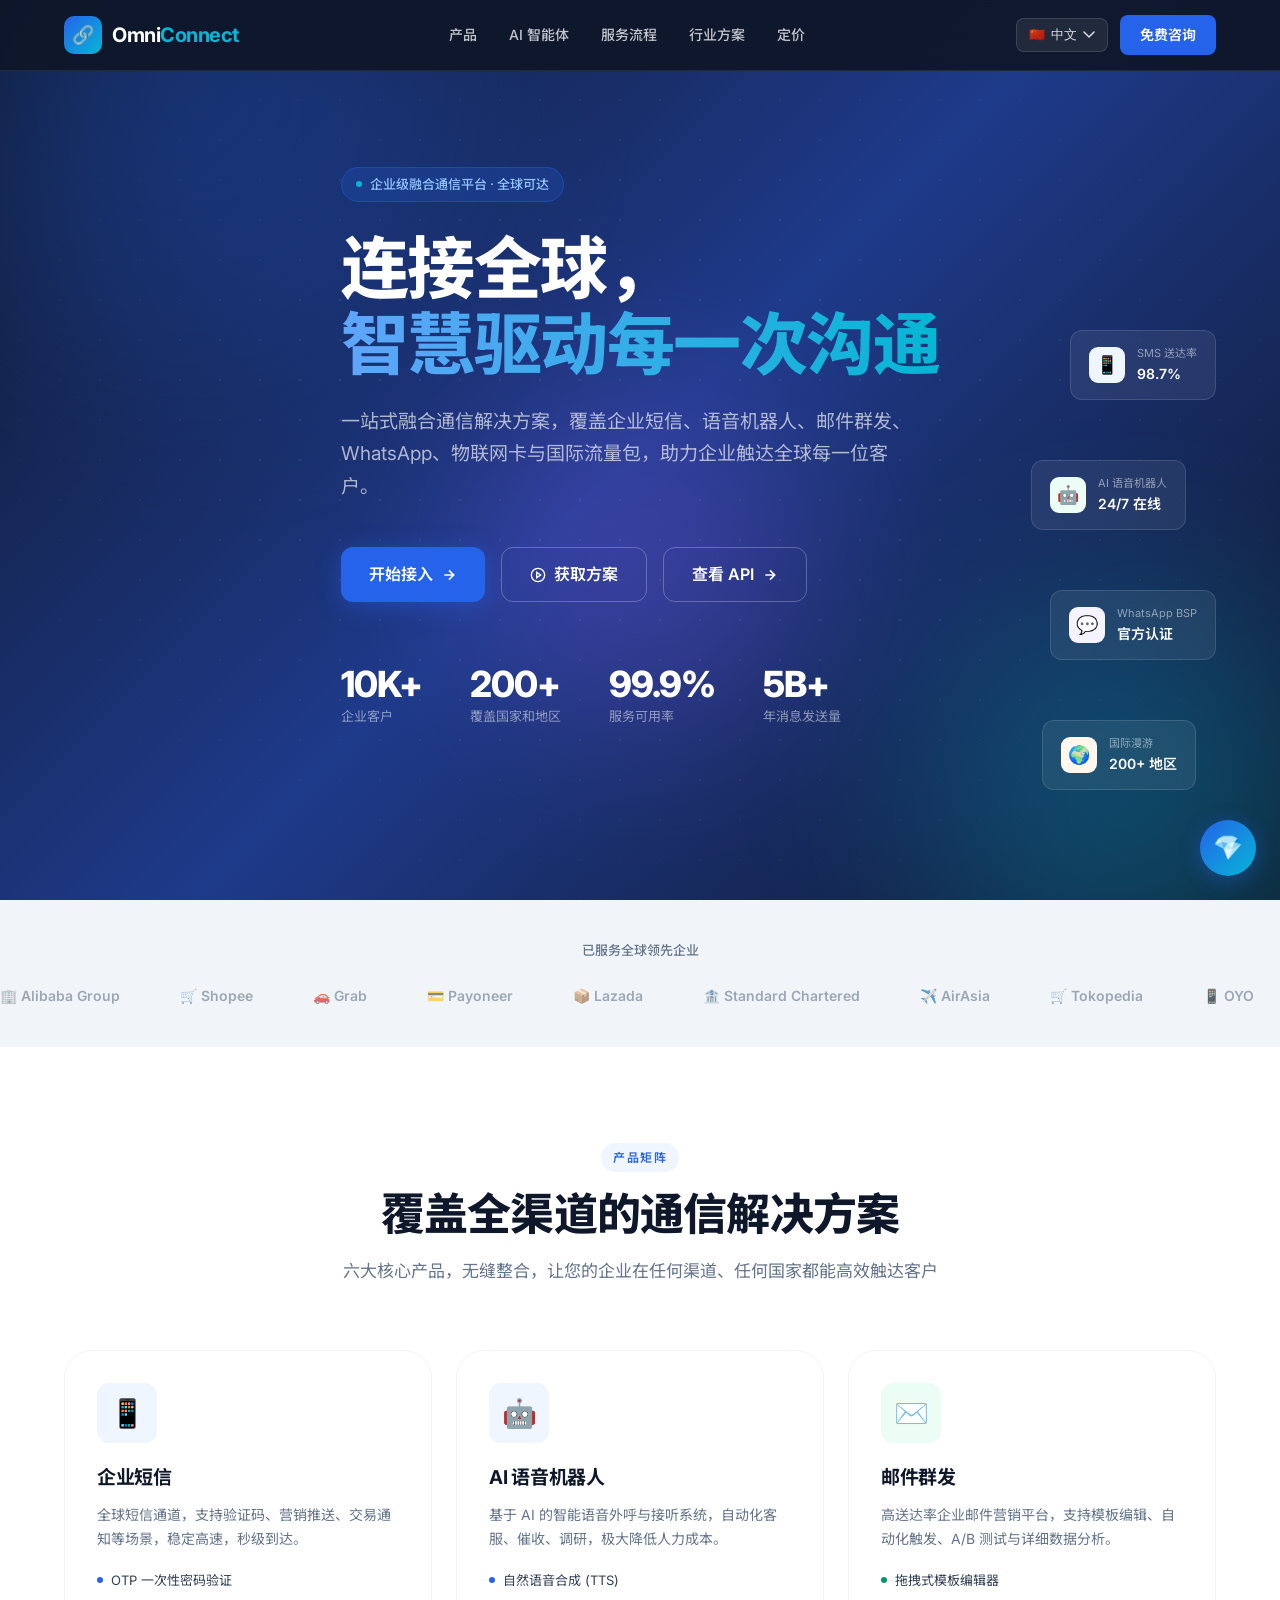
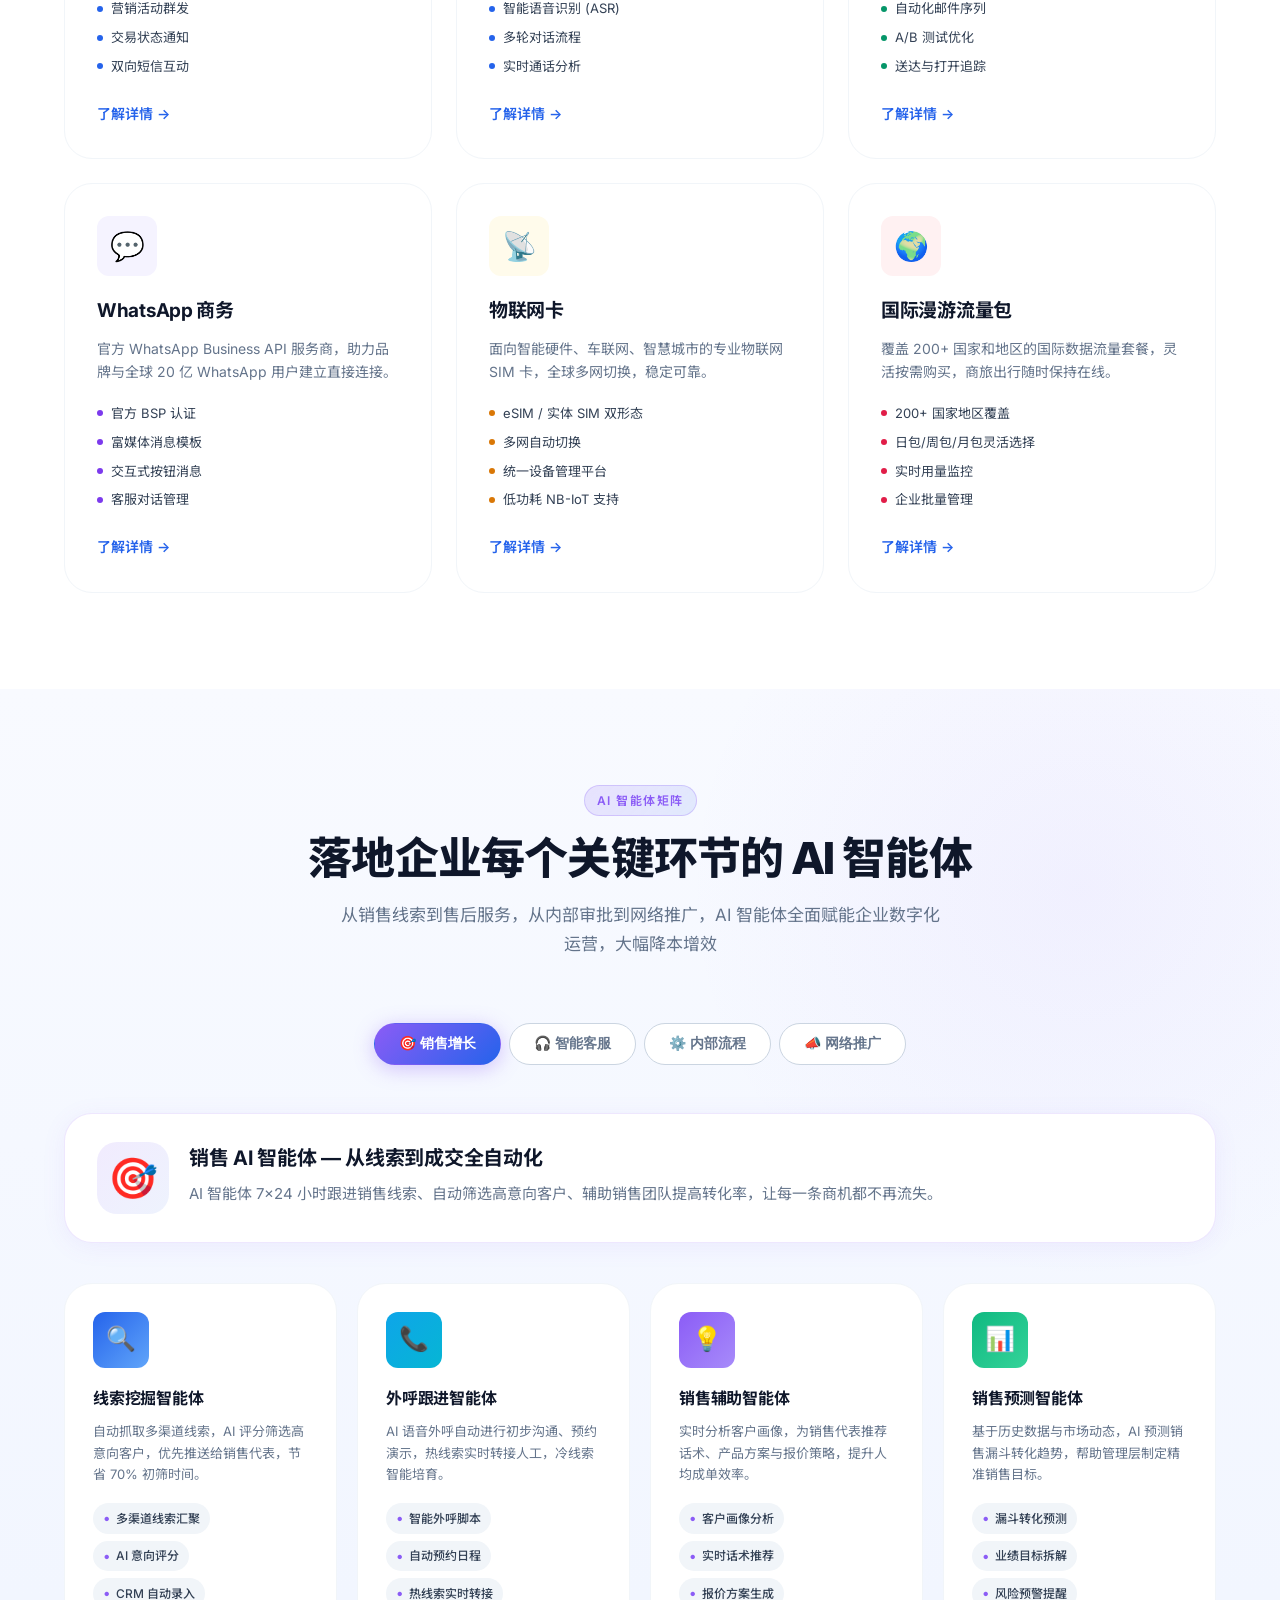
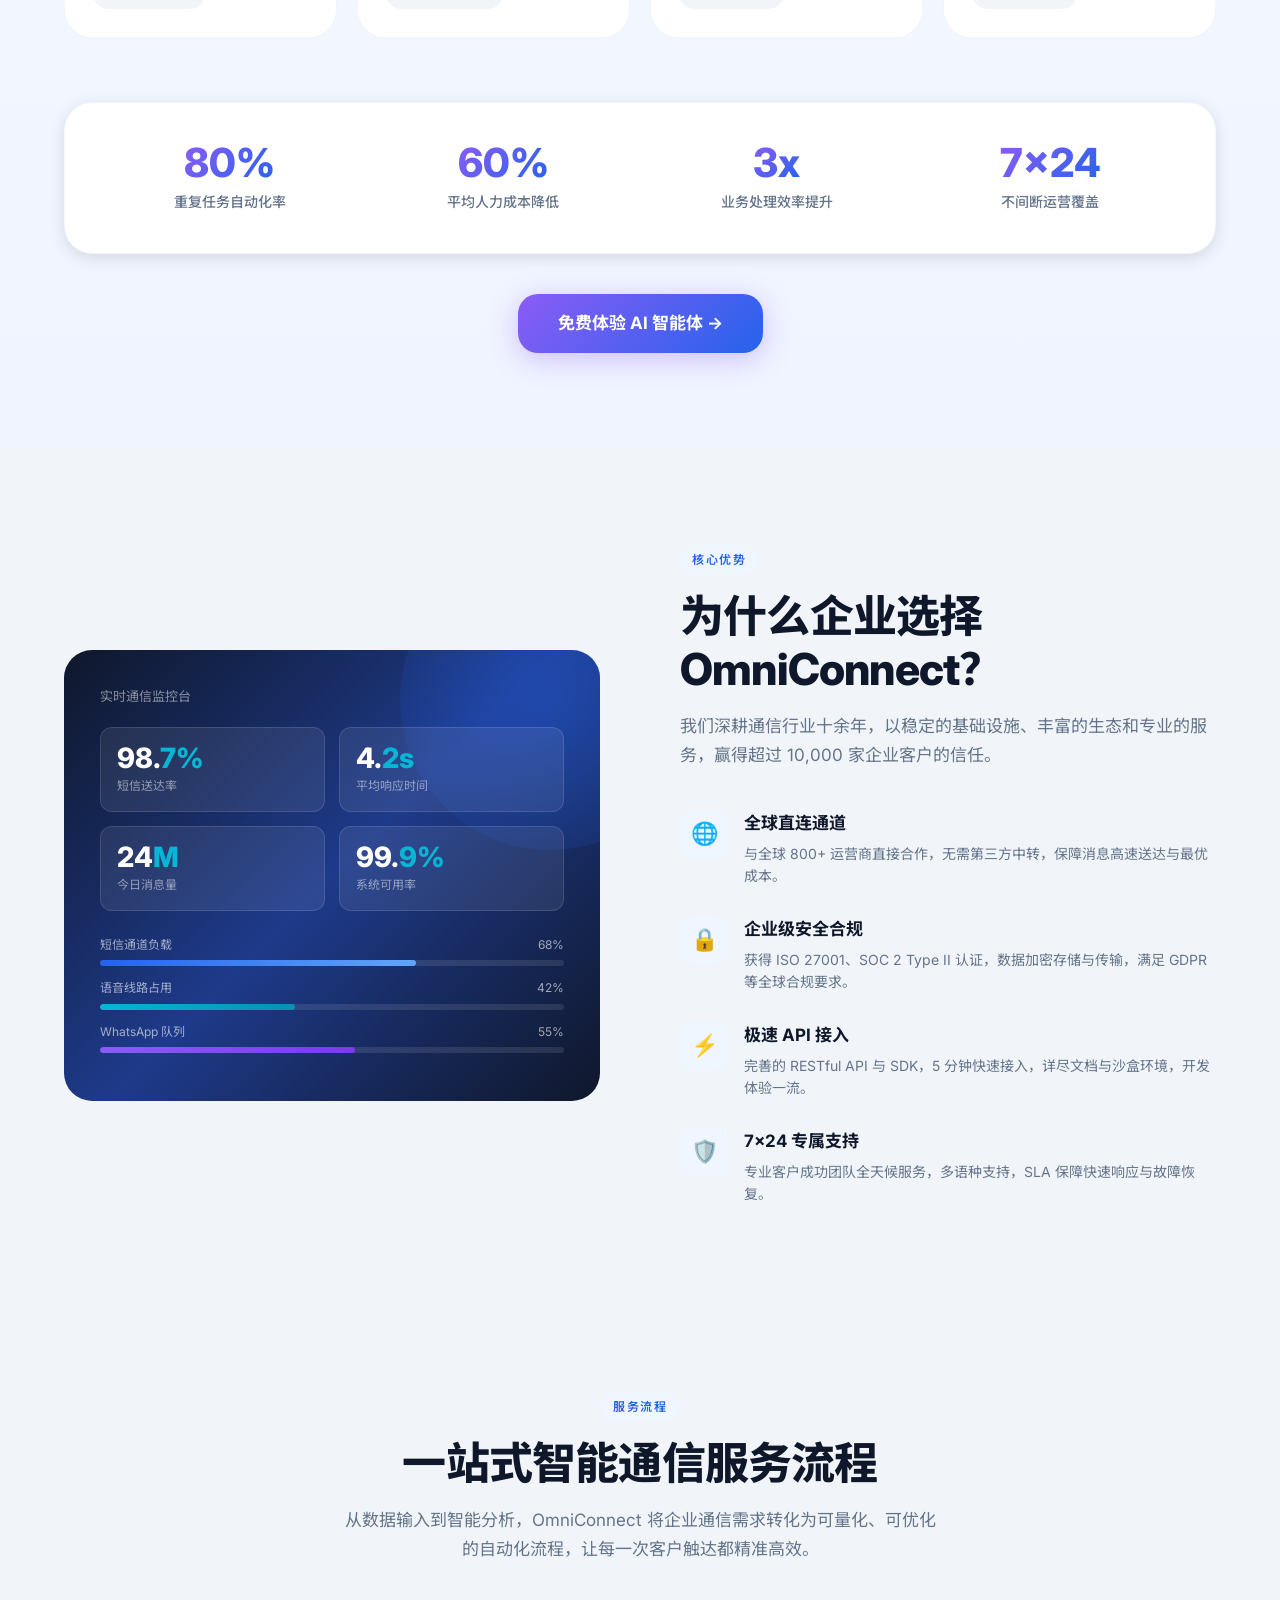
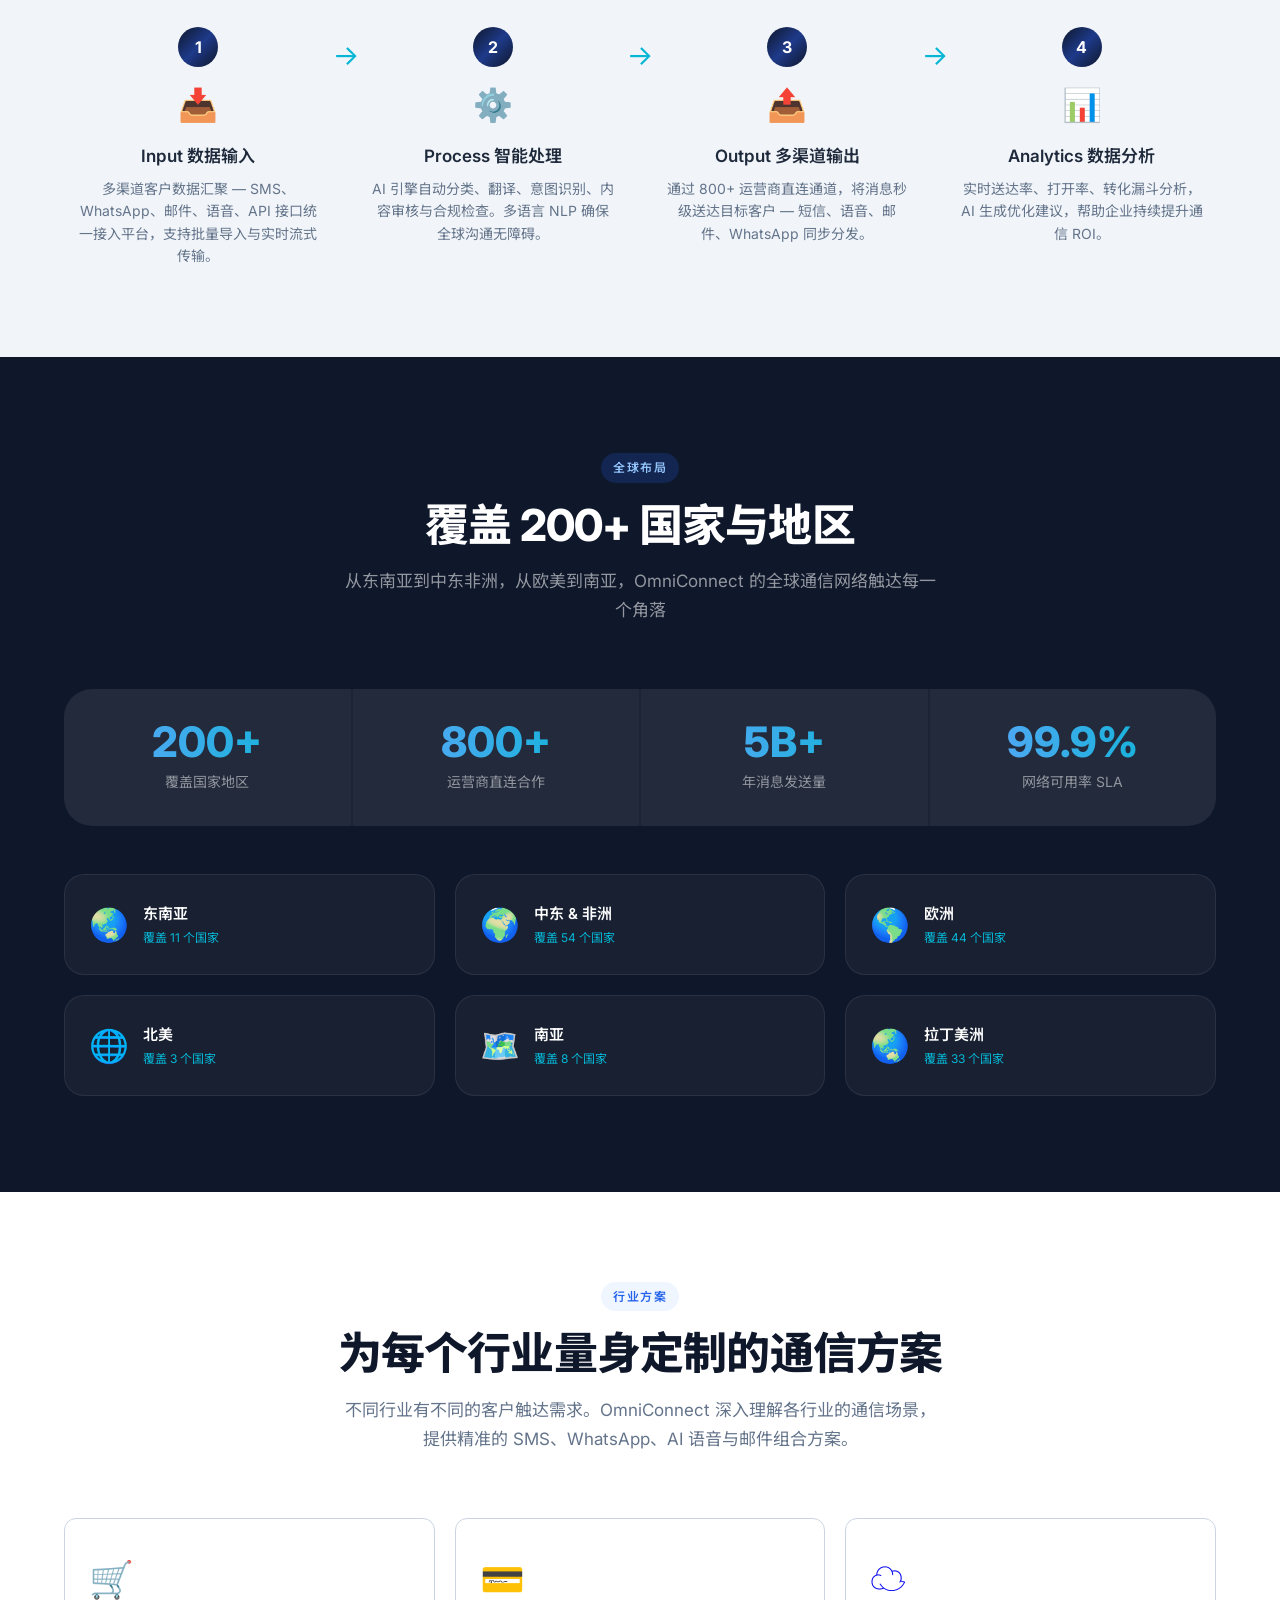
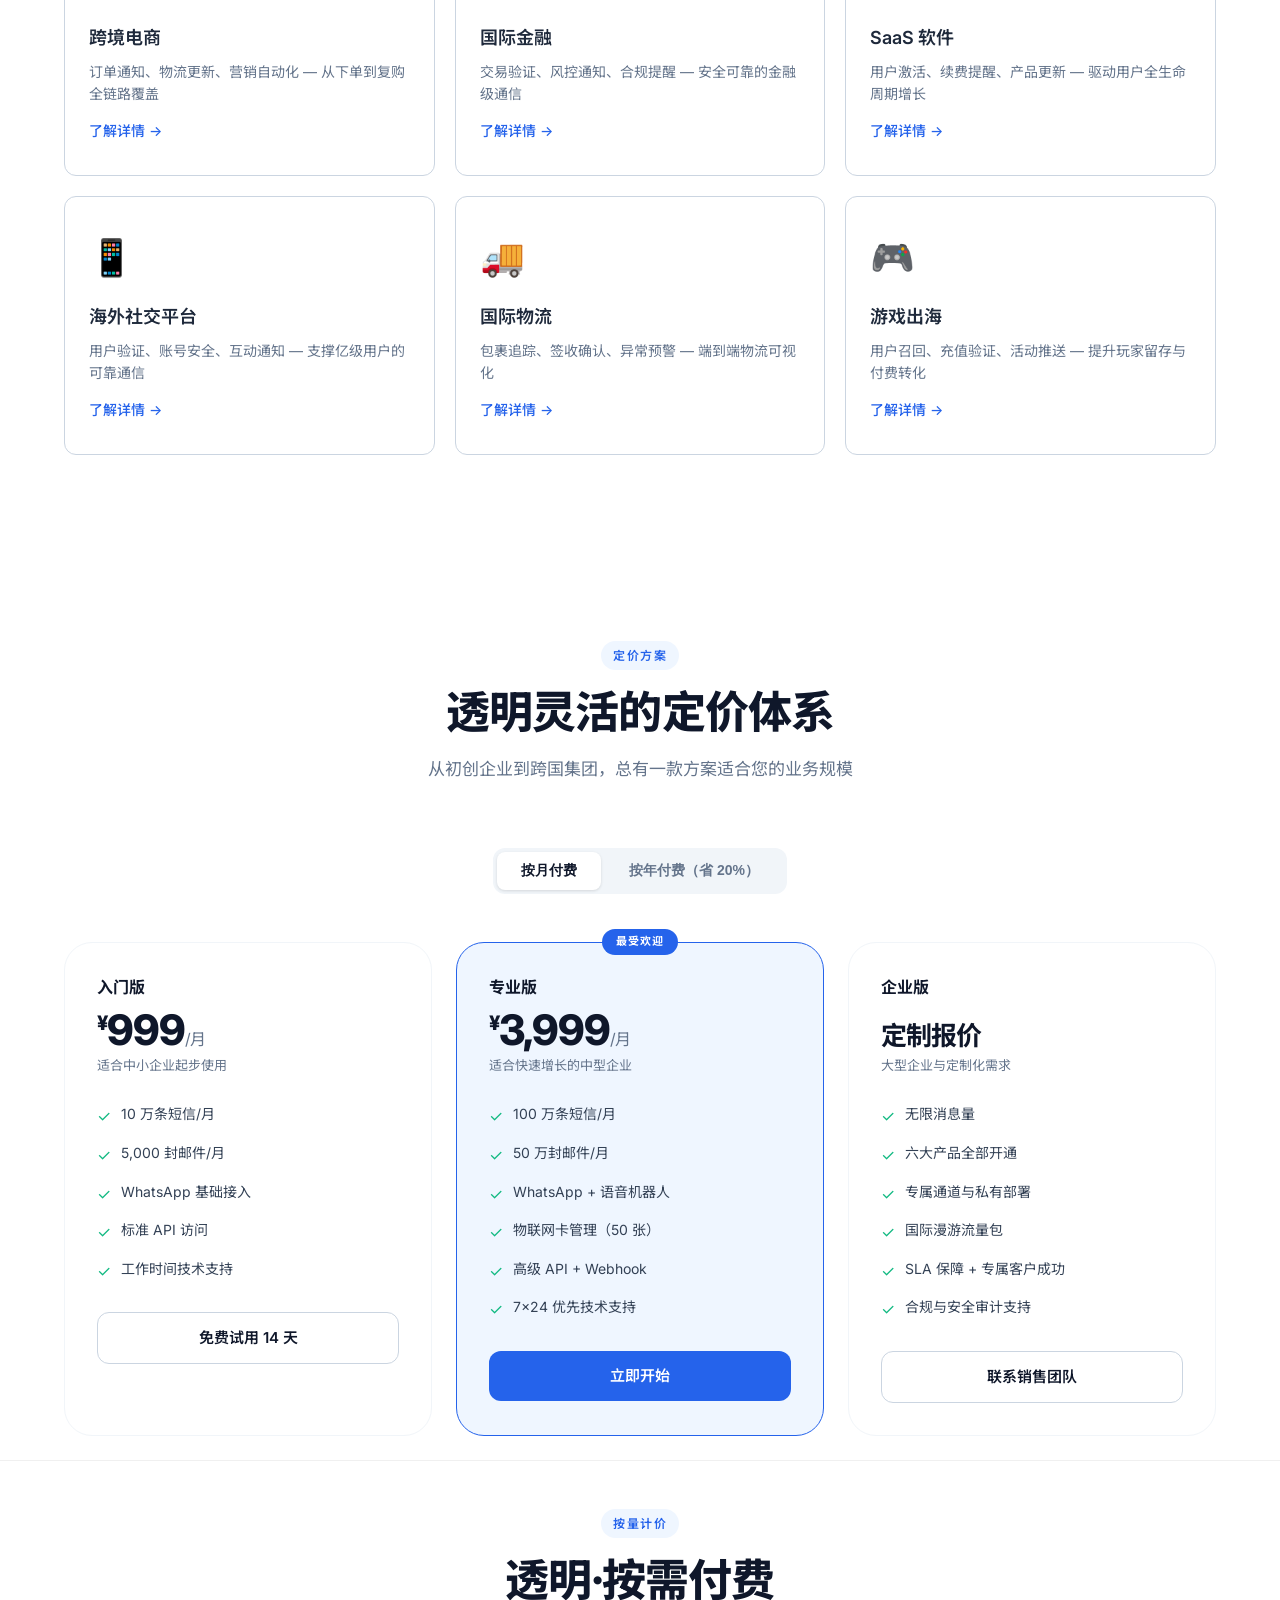
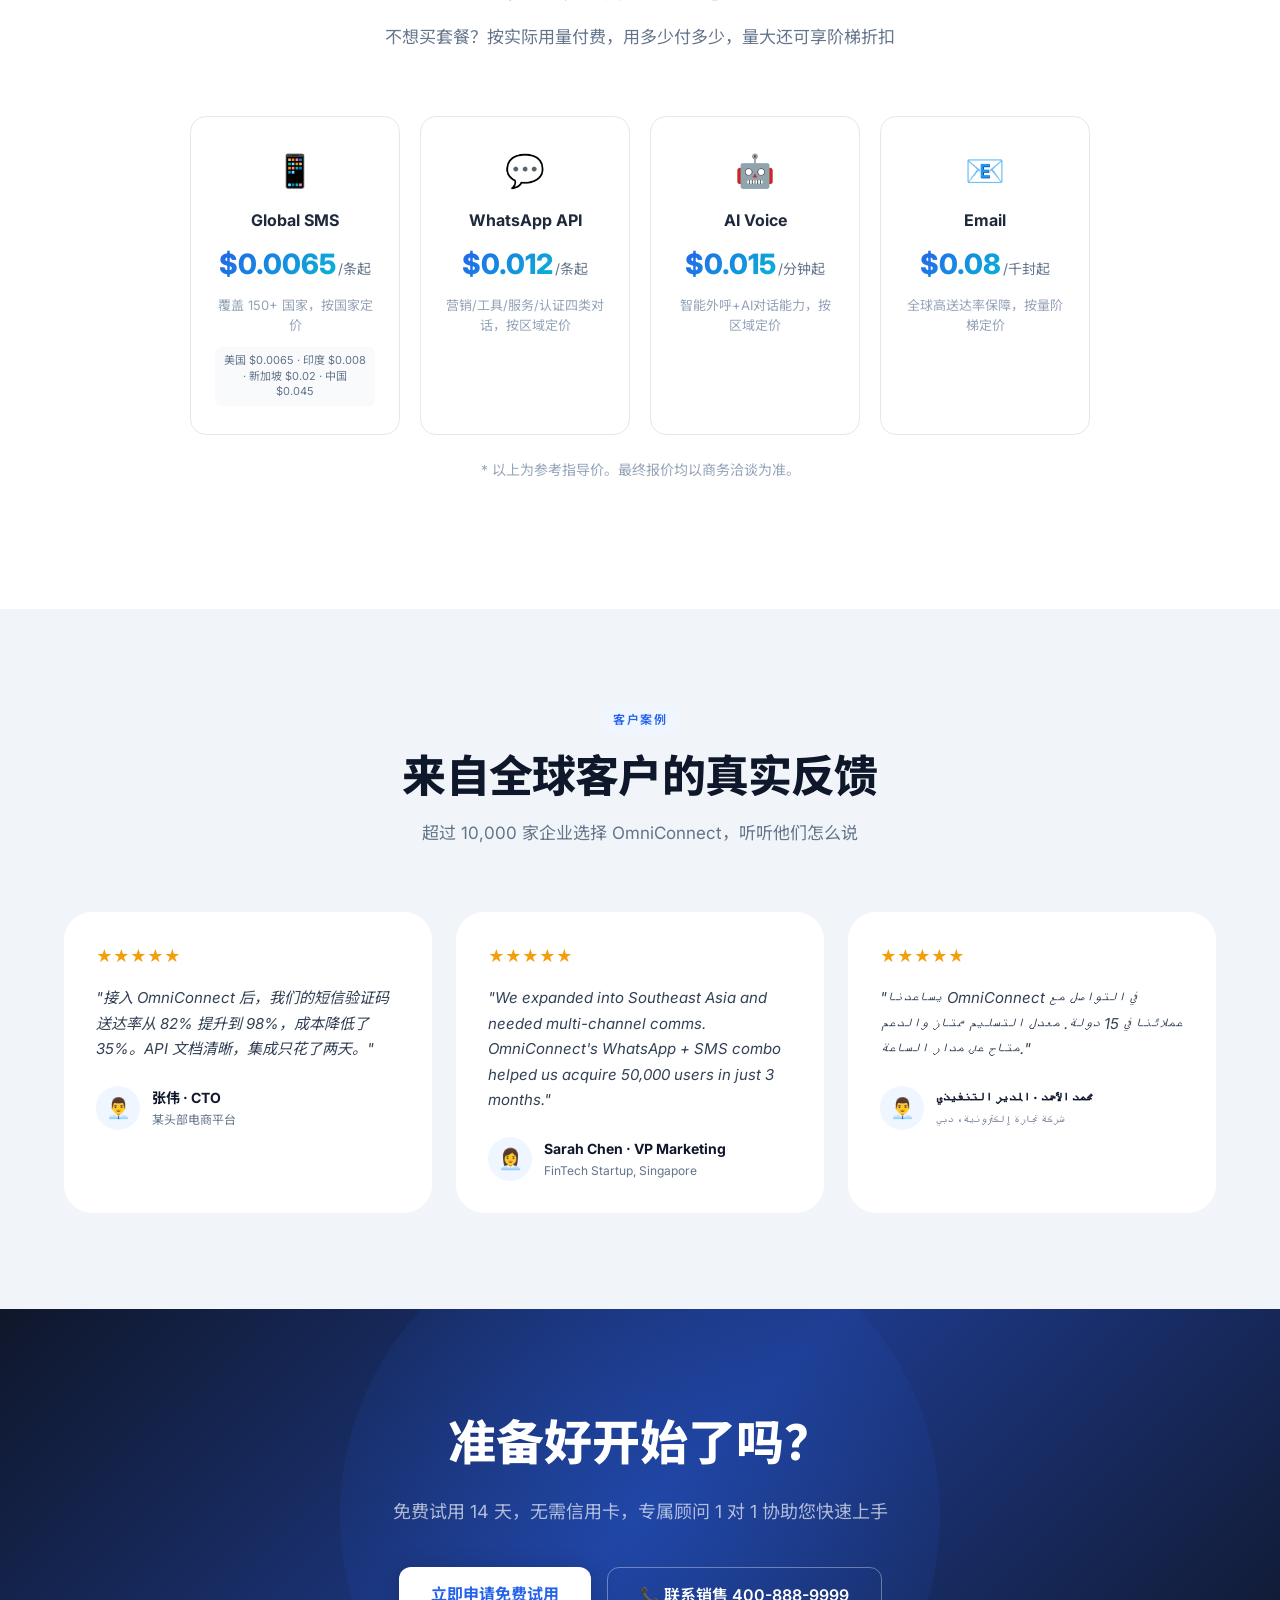
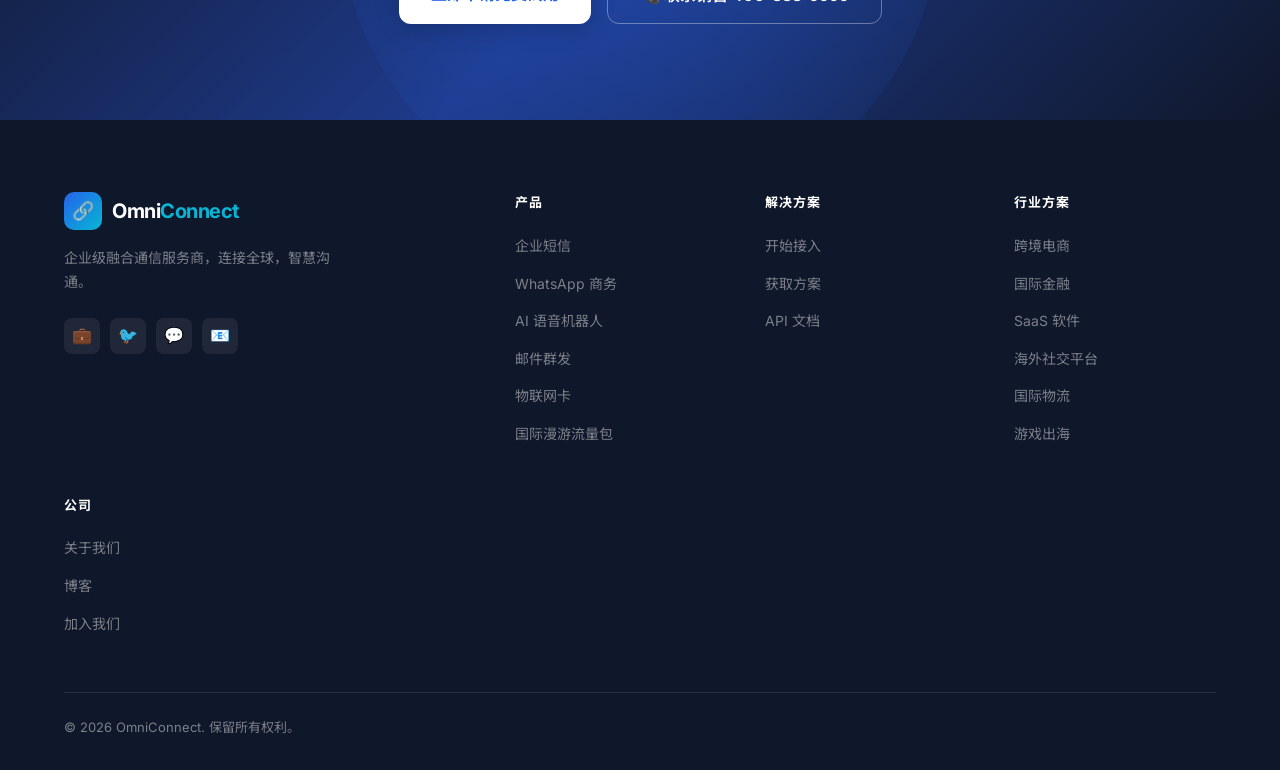
<file: index.html>
<!DOCTYPE html>
<html lang="zh-CN" dir="ltr">
<head>
  <meta charset="UTF-8" />
  <meta name="viewport" content="width=device-width, initial-scale=1.0" />
  <title>OmniConnect · 融合通信平台 — 全球短信、WhatsApp、AI语音、邮件解决方案</title>
  <meta name="description" content="OmniConnect 企业级融合通信平台，覆盖全球短信 SMS、WhatsApp Business API、AI 语音机器人、邮件群发、物联网卡及国际漫游。服务 200+ 国家，99.9% 可用率，助力中国企业出海全球化通信。" />
  <meta name="keywords" content="融合通信,企业短信,国际短信,WhatsApp API,AI语音机器人,邮件群发,物联网卡,国际漫游,企业通信平台,出海通信" />
  <meta name="robots" content="index, follow" />
  <link rel="canonical" href="https://www.bjszrk.com/" />
  
  <!-- 多语言 hreflang -->
  <link rel="alternate" hreflang="zh" href="https://www.bjszrk.com/zh" />
  <link rel="alternate" hreflang="en" href="https://www.bjszrk.com/en" />
  <link rel="alternate" hreflang="ar" href="https://www.bjszrk.com/ar" />
  <link rel="alternate" hreflang="x-default" href="https://www.bjszrk.com/zh" />
  
  <!-- Open Graph -->
  <meta property="og:title" content="OmniConnect · 融合通信平台 — 全球短信、WhatsApp、AI语音、邮件" />
  <meta property="og:description" content="企业级融合通信平台，覆盖全球短信 SMS、WhatsApp Business API、AI 语音机器人、邮件群发。服务 200+ 国家，99.9% 可用率。" />
  <meta property="og:type" content="website" />
  <meta property="og:url" content="https://www.bjszrk.com/" />
  <meta property="og:image" content="https://www.bjszrk.com/og-image.png" />
  <meta property="og:locale" content="zh_CN" />
  <meta property="og:site_name" content="OmniConnect" />
  
  <!-- Twitter Card -->
  <meta name="twitter:card" content="summary_large_image" />
  <meta name="twitter:title" content="OmniConnect · 融合通信平台 — 全球短信、WhatsApp、AI语音、邮件" />
  <meta name="twitter:description" content="企业级融合通信平台，覆盖全球短信 SMS、WhatsApp Business API、AI 语音机器人、邮件群发。服务 200+ 国家，99.9% 可用率。" />
  <meta name="twitter:image" content="https://www.bjszrk.com/og-image.png" />
  
  <!-- Favicon -->
  <link rel="icon" href="data:image/svg+xml,<svg xmlns='http://www.w3.org/2000/svg' viewBox='0 0 100 100'><text y='.9em' font-size='90'>🔗</text></svg>" />
  <link rel="apple-touch-icon" href="data:image/svg+xml,<svg xmlns='http://www.w3.org/2000/svg' viewBox='0 0 100 100'><text y='.9em' font-size='90'>🔗</text></svg>" />
  
  <link href="https://fonts.googleapis.com/css2?family=Inter:wght@300;400;500;600;700;800&family=Noto+Sans+SC:wght@300;400;500;700&family=Noto+Sans+Arabic:wght@300;400;500;700&display=swap" rel="stylesheet" />
  <link rel="stylesheet" href="/style.css" />
</head>
<body>

<!-- JSON-LD 结构化数据 (SEO + GEO) -->
<script type="application/ld+json">
{
  "@context": "https://schema.org",
  "@type": "Organization",
  "name": "OmniConnect",
  "alternateName": ["融信通信", "Newtong"],
  "description": "企业级融合通信平台，覆盖全球短信SMS、WhatsApp Business API、AI语音机器人、邮件群发",
  "url": "https://www.bjszrk.com",
  "foundingDate": "2018",
  "contactPoint": {
    "@type": "ContactPoint",
    "telephone": "+86-400-888-9999",
    "contactType": "sales",
    "availableLanguage": ["Chinese", "English", "Arabic"]
  },
  "sameAs": ["https://www.bjszrk.com"]
}
</script>

<script type="application/ld+json">
{
  "@context": "https://schema.org",
  "@type": "WebSite",
  "name": "OmniConnect",
  "url": "https://www.bjszrk.com",
  "description": "企业级融合通信平台，覆盖全球短信SMS、WhatsApp Business API、AI语音机器人、邮件群发、物联网卡及国际漫游",
  "inLanguage": ["zh-CN", "en", "ar"],
  "potentialAction": {
    "@type": "SearchAction",
    "target": "https://www.bjszrk.com/search?q={search_term_string}",
    "query-input": "required name=search_term_string"
  }
}
</script>

<script type="application/ld+json">
{
  "@context": "https://schema.org",
  "@type": "ItemList",
  "name": "OmniConnect 产品矩阵",
  "description": "覆盖全渠道的通信解决方案",
  "itemListElement": [
    {"@type":"ListItem","position":1,"item":{"@type":"Product","name":"企业短信 (Global SMS)","description":"全球短信通道，支持验证码、营销推送、交易通知，覆盖200+国家","category":"通信服务"}},
    {"@type":"ListItem","position":2,"item":{"@type":"Product","name":"AI 语音机器人","description":"基于AI的智能语音外呼与接听系统","category":"AI语音服务"}},
    {"@type":"ListItem","position":3,"item":{"@type":"Product","name":"邮件群发","description":"高送达率企业邮件营销平台","category":"邮件服务"}},
    {"@type":"ListItem","position":4,"item":{"@type":"Product","name":"WhatsApp Business API","description":"官方WhatsApp Business API服务商","category":"社交通信"}},
    {"@type":"ListItem","position":5,"item":{"@type":"Product","name":"物联网卡","description":"面向智能硬件的专业物联网SIM卡","category":"物联网"}},
    {"@type":"ListItem","position":6,"item":{"@type":"Product","name":"国际漫游流量包","description":"覆盖200+国家的国际数据流量套餐","category":"漫游服务"}}
  ]
}
</script>

<script type="application/ld+json">
{
  "@context": "https://schema.org",
  "@type": "FAQPage",
  "mainEntity": [
    {"@type":"Question","name":"OmniConnect 是什么？","acceptedAnswer":{"@type":"Answer","text":"OmniConnect 是一家企业级融合通信服务商，提供全球短信SMS、WhatsApp Business API、AI语音机器人、邮件群发、物联网卡和国际漫游流量包等一站式通信解决方案，服务全球200+国家的企业客户。"}},
    {"@type":"Question","name":"OmniConnect 支持哪些国家的短信发送？","acceptedAnswer":{"@type":"Answer","text":"支持全球200+国家，重点覆盖东南亚、中东、非洲、欧洲、北美、拉丁美洲等区域。与800+运营商直接合作，保障高送达率。"}},
    {"@type":"Question","name":"如何接入 OmniConnect 的 API？","acceptedAnswer":{"@type":"Answer","text":"提供RESTful API及Java、Python、PHP、Node.js、Go等SDK。注册账号获取API Key即可在测试环境接入，5分钟完成基础集成。"}},
    {"@type":"Question","name":"WhatsApp Business API 如何收费？","acceptedAnswer":{"@type":"Answer","text":"按对话计费，分营销/工具/服务/认证四类，不同区域价格不同。营销类参考价$0.012起，量大可享阶梯折扣。"}},
    {"@type":"Question","name":"OmniConnect 的AI语音机器人支持哪些语言？","acceptedAnswer":{"@type":"Answer","text":"支持中英文、阿拉伯语等多语种语音合成与识别，可定制多轮对话流程，适用于智能外呼、客服回访等场景。"}},
    {"@type":"Question","name":"OmniConnect 的服务可用率是多少？","acceptedAnswer":{"@type":"Answer","text":"平台可用率承诺99.9%，采用多地域多活架构，智能链路调度与AI路由优化，7×24小时实时监控。"}},
    {"@type":"Question","name":"OmniConnect 适合哪些行业？","acceptedAnswer":{"@type":"Answer","text":"主要服务跨境电商、金融科技、SaaS软件、游戏出海、国际物流、海外社交平台等行业。"}}
  ]
}
</script>

<!-- Template injects navbar + mobile menu -->

<!-- HERO -->
<section class="hero" id="home">
  <div class="hero-bg">
    <div class="hero-orb hero-orb-1"></div>
    <div class="hero-orb hero-orb-2"></div>
    <div class="hero-orb hero-orb-3"></div>
    <div class="hero-grid"></div>
  </div>
  <div class="container">
    <div class="hero-content">
      <div class="hero-badge">
        <span class="dot"></span>
        <span data-i18n="hero.badge">企业级融合通信平台 · 全球可达</span>
      </div>
      <h1>
        <span data-i18n="hero.title1">连接全球，</span><br/>
        <span class="highlight" data-i18n="hero.title2">智慧驱动每一次沟通</span>
      </h1>
      <p class="hero-desc" data-i18n="hero.desc">一站式融合通信解决方案，覆盖企业短信、语音机器人、邮件群发、WhatsApp、物联网卡与国际流量包，助力企业触达全球每一位客户。</p>
      <div class="hero-actions">
        <a href="/pages/onboarding.html" class="btn-primary">
          <span data-i18n="hero.cta1">开始接入</span>
          <svg width="16" height="16" viewBox="0 0 24 24" fill="none" stroke="currentColor" stroke-width="2.5"><path d="M5 12h14M12 5l7 7-7 7"/></svg>
        </a>
        <a href="/pages/solutions.html" class="btn-outline">
          <svg width="16" height="16" viewBox="0 0 24 24" fill="none" stroke="currentColor" stroke-width="2"><circle cx="12" cy="12" r="10"/><polygon points="10,8 16,12 10,16"/></svg>
          <span data-i18n="hero.cta2">获取方案</span>
        </a>
        <a href="/pages/api.html" class="btn-outline">
          <span data-i18n="hero.cta3">查看 API</span>
          <svg width="16" height="16" viewBox="0 0 24 24" fill="none" stroke="currentColor" stroke-width="2.5"><path d="M5 12h14M12 5l7 7-7 7"/></svg>
        </a>
      </div>
      <div class="hero-stats">
        <div class="hero-stat"><div class="hero-stat-num">10<span>K</span>+</div><div class="hero-stat-label" data-i18n="hero.stat1">企业客户</div></div>
        <div class="hero-stat"><div class="hero-stat-num">200<span>+</span></div><div class="hero-stat-label" data-i18n="hero.stat2">覆盖国家和地区</div></div>
        <div class="hero-stat"><div class="hero-stat-num">99.<span>9%</span></div><div class="hero-stat-label" data-i18n="hero.stat3">服务可用率</div></div>
        <div class="hero-stat"><div class="hero-stat-num">5<span>B</span>+</div><div class="hero-stat-label" data-i18n="hero.stat4">年消息发送量</div></div>
      </div>
    </div>
  </div>
  <div class="float-cards-wrap">
    <div class="float-card fc-1"><div class="float-card-icon" style="background:#EFF6FF">📱</div><div class="float-card-info"><span class="float-card-title">SMS 送达率</span><span class="float-card-value">98.7%</span></div></div>
    <div class="float-card fc-2"><div class="float-card-icon" style="background:#ECFDF5">🤖</div><div class="float-card-info"><span class="float-card-title">AI 语音机器人</span><span class="float-card-value">24/7 在线</span></div></div>
    <div class="float-card fc-3"><div class="float-card-icon" style="background:#F5F3FF">💬</div><div class="float-card-info"><span class="float-card-title">WhatsApp BSP</span><span class="float-card-value">官方认证</span></div></div>
    <div class="float-card fc-4"><div class="float-card-icon" style="background:#FFF7ED">🌍</div><div class="float-card-info"><span class="float-card-title">国际漫游</span><span class="float-card-value">200+ 地区</span></div></div>
  </div>
</section>

<!-- LOGOS STRIP -->
<div class="logos-strip">
  <div class="container"><p class="logos-label" data-i18n="logos.label">已服务全球领先企业</p></div>
  <div class="logos-track">
    <span class="logo-item">🏢 Alibaba Group</span><span class="logo-item">🛒 Shopee</span>
    <span class="logo-item">🚗 Grab</span><span class="logo-item">💳 Payoneer</span>
    <span class="logo-item">📦 Lazada</span><span class="logo-item">🏦 Standard Chartered</span>
    <span class="logo-item">✈️ AirAsia</span><span class="logo-item">🛒 Tokopedia</span>
    <span class="logo-item">📱 OYO</span><span class="logo-item">🎮 Garena</span>
    <span class="logo-item">🏢 Alibaba Group</span><span class="logo-item">🛒 Shopee</span>
    <span class="logo-item">🚗 Grab</span><span class="logo-item">💳 Payoneer</span>
    <span class="logo-item">📦 Lazada</span><span class="logo-item">🏦 Standard Chartered</span>
    <span class="logo-item">✈️ AirAsia</span><span class="logo-item">🛒 Tokopedia</span>
    <span class="logo-item">📱 OYO</span><span class="logo-item">🎮 Garena</span>
  </div>
</div>

<!-- PRODUCTS -->
<section id="products">
  <div class="container">
    <div class="section-header reveal">
      <span class="section-tag" data-i18n="products.tag">产品矩阵</span>
      <h2 class="section-title" data-i18n="products.title">覆盖全渠道的通信解决方案</h2>
      <p class="section-desc" data-i18n="products.desc">六大核心产品，无缝整合，让您的企业在任何渠道、任何国家都能高效触达客户</p>
    </div>
    <div class="products-grid">
      <div class="product-card card-blue reveal">
        <div class="product-icon-wrap">📱</div>
        <h3 data-i18n="p.sms.name">企业短信</h3>
        <p data-i18n="p.sms.desc">全球短信通道，支持验证码、营销推送、交易通知等场景，稳定高速，秒级到达。</p>
        <ul class="product-features">
          <li data-i18n="p.sms.f1">OTP 一次性密码验证</li>
          <li data-i18n="p.sms.f2">营销活动群发</li>
          <li data-i18n="p.sms.f3">交易状态通知</li>
          <li data-i18n="p.sms.f4">双向短信互动</li>
        </ul>
        <a href="/pages/sms.html" class="product-link" data-i18n="p.learn">了解详情 →</a>
      </div>
      <div class="product-card card-blue reveal">
        <div class="product-icon-wrap">🤖</div>
        <h3 data-i18n="p.voice.name">AI 语音机器人</h3>
        <p data-i18n="p.voice.desc">基于 AI 的智能语音外呼与接听系统，自动化客服、催收、调研，极大降低人力成本。</p>
        <ul class="product-features">
          <li data-i18n="p.voice.f1">自然语音合成 (TTS)</li>
          <li data-i18n="p.voice.f2">智能语音识别 (ASR)</li>
          <li data-i18n="p.voice.f3">多轮对话流程</li>
          <li data-i18n="p.voice.f4">实时通话分析</li>
        </ul>
        <a href="/pages/voice.html" class="product-link" data-i18n="p.learn">了解详情 →</a>
      </div>
      <div class="product-card card-green reveal">
        <div class="product-icon-wrap">✉️</div>
        <h3 data-i18n="p.email.name">邮件群发</h3>
        <p data-i18n="p.email.desc">高送达率企业邮件营销平台，支持模板编辑、自动化触发、A/B 测试与详细数据分析。</p>
        <ul class="product-features">
          <li data-i18n="p.email.f1">拖拽式模板编辑器</li>
          <li data-i18n="p.email.f2">自动化邮件序列</li>
          <li data-i18n="p.email.f3">A/B 测试优化</li>
          <li data-i18n="p.email.f4">送达与打开追踪</li>
        </ul>
        <a href="/pages/email.html" class="product-link" data-i18n="p.learn">了解详情 →</a>
      </div>
      <div class="product-card card-purple reveal">
        <div class="product-icon-wrap">💬</div>
        <h3 data-i18n="p.wa.name">WhatsApp 商务</h3>
        <p data-i18n="p.wa.desc">官方 WhatsApp Business API 服务商，助力品牌与全球 20 亿 WhatsApp 用户建立直接连接。</p>
        <ul class="product-features">
          <li data-i18n="p.wa.f1">官方 BSP 认证</li>
          <li data-i18n="p.wa.f2">富媒体消息模板</li>
          <li data-i18n="p.wa.f3">交互式按钮消息</li>
          <li data-i18n="p.wa.f4">客服对话管理</li>
        </ul>
        <a href="/pages/whatsapp.html" class="product-link" data-i18n="p.learn">了解详情 →</a>
      </div>
       <div class="product-card card-orange reveal">
         <div class="product-icon-wrap">📡</div>
         <h3 data-i18n="p.iot.name">物联网卡</h3>
         <p data-i18n="p.iot.desc">面向智能硬件、车联网、智慧城市的专业物联网 SIM 卡，全球多网切换，稳定可靠。</p>
         <ul class="product-features">
           <li data-i18n="p.iot.f1">eSIM / 实体 SIM 双形态</li>
           <li data-i18n="p.iot.f2">多网自动切换</li>
           <li data-i18n="p.iot.f3">统一设备管理平台</li>
           <li data-i18n="p.iot.f4">低功耗 NB-IoT 支持</li>
         </ul>
         <a href="#contact" class="product-link" data-i18n="p.learn">了解详情 →</a>
       </div>
       <div class="product-card card-rose reveal">
         <div class="product-icon-wrap">🌍</div>
         <h3 data-i18n="p.roam.name">国际漫游流量包</h3>
         <p data-i18n="p.roam.desc">覆盖 200+ 国家和地区的国际数据流量套餐，灵活按需购买，商旅出行随时保持在线。</p>
         <ul class="product-features">
           <li data-i18n="p.roam.f1">200+ 国家地区覆盖</li>
           <li data-i18n="p.roam.f2">日包/周包/月包灵活选择</li>
           <li data-i18n="p.roam.f3">实时用量监控</li>
           <li data-i18n="p.roam.f4">企业批量管理</li>
         </ul>
         <a href="#contact" class="product-link" data-i18n="p.learn">了解详情 →</a>
       </div>
    </div>
  </div>
</section>

<!-- AI AGENTS -->
<section id="ai-agents" class="ai-agents-section">
  <div class="container">
    <div class="section-header reveal">
      <span class="section-tag ai-tag" data-i18n="ai.tag">AI 智能体矩阵</span>
      <h2 class="section-title" data-i18n="ai.title">落地企业每个关键环节的 AI 智能体</h2>
      <p class="section-desc" data-i18n="ai.desc">从销售线索到售后服务，从内部审批到网络推广，AI 智能体全面赋能企业数字化运营，大幅降本增效</p>
    </div>

    <!-- 场景标签页 -->
    <div class="ai-tabs reveal">
      <button class="ai-tab active" onclick="switchAITab('sales')" data-i18n="ai.tab.sales">🎯 销售增长</button>
      <button class="ai-tab" onclick="switchAITab('service')" data-i18n="ai.tab.service">🎧 智能客服</button>
      <button class="ai-tab" onclick="switchAITab('ops')" data-i18n="ai.tab.ops">⚙️ 内部流程</button>
      <button class="ai-tab" onclick="switchAITab('marketing')" data-i18n="ai.tab.marketing">📣 网络推广</button>
    </div>

    <!-- 销售增长 -->
    <div class="ai-tab-panel active" id="ai-panel-sales">
      <div class="ai-panel-intro reveal">
        <div class="ai-panel-icon">🎯</div>
        <div>
          <h3 data-i18n="ai.sales.h">销售 AI 智能体 — 从线索到成交全自动化</h3>
          <p data-i18n="ai.sales.sub">AI 智能体 7×24 小时跟进销售线索、自动筛选高意向客户、辅助销售团队提高转化率，让每一条商机都不再流失。</p>
        </div>
      </div>
      <div class="ai-agents-grid">
        <div class="ai-agent-card reveal">
          <div class="ai-agent-icon" style="background:linear-gradient(135deg,#2563EB,#60A5FA)">🔍</div>
          <h4 data-i18n="ai.sales.a1.name">线索挖掘智能体</h4>
          <p data-i18n="ai.sales.a1.desc">自动抓取多渠道线索，AI 评分筛选高意向客户，优先推送给销售代表，节省 70% 初筛时间。</p>
          <ul class="ai-agent-tags">
            <li data-i18n="ai.sales.a1.t1">多渠道线索汇聚</li>
            <li data-i18n="ai.sales.a1.t2">AI 意向评分</li>
            <li data-i18n="ai.sales.a1.t3">CRM 自动录入</li>
          </ul>
        </div>
        <div class="ai-agent-card reveal">
          <div class="ai-agent-icon" style="background:linear-gradient(135deg,#0EA5E9,#06B6D4)">📞</div>
          <h4 data-i18n="ai.sales.a2.name">外呼跟进智能体</h4>
          <p data-i18n="ai.sales.a2.desc">AI 语音外呼自动进行初步沟通、预约演示，热线索实时转接人工，冷线索智能培育。</p>
          <ul class="ai-agent-tags">
            <li data-i18n="ai.sales.a2.t1">智能外呼脚本</li>
            <li data-i18n="ai.sales.a2.t2">自动预约日程</li>
            <li data-i18n="ai.sales.a2.t3">热线索实时转接</li>
          </ul>
        </div>
        <div class="ai-agent-card reveal">
          <div class="ai-agent-icon" style="background:linear-gradient(135deg,#8B5CF6,#A78BFA)">💡</div>
          <h4 data-i18n="ai.sales.a3.name">销售辅助智能体</h4>
          <p data-i18n="ai.sales.a3.desc">实时分析客户画像，为销售代表推荐话术、产品方案与报价策略，提升人均成单效率。</p>
          <ul class="ai-agent-tags">
            <li data-i18n="ai.sales.a3.t1">客户画像分析</li>
            <li data-i18n="ai.sales.a3.t2">实时话术推荐</li>
            <li data-i18n="ai.sales.a3.t3">报价方案生成</li>
          </ul>
        </div>
        <div class="ai-agent-card reveal">
          <div class="ai-agent-icon" style="background:linear-gradient(135deg,#10B981,#34D399)">📊</div>
          <h4 data-i18n="ai.sales.a4.name">销售预测智能体</h4>
          <p data-i18n="ai.sales.a4.desc">基于历史数据与市场动态，AI 预测销售漏斗转化趋势，帮助管理层制定精准销售目标。</p>
          <ul class="ai-agent-tags">
            <li data-i18n="ai.sales.a4.t1">漏斗转化预测</li>
            <li data-i18n="ai.sales.a4.t2">业绩目标拆解</li>
            <li data-i18n="ai.sales.a4.t3">风险预警提醒</li>
          </ul>
        </div>
      </div>
    </div>

    <!-- 智能客服 -->
    <div class="ai-tab-panel" id="ai-panel-service">
      <div class="ai-panel-intro reveal">
        <div class="ai-panel-icon">🎧</div>
        <div>
          <h3 data-i18n="ai.service.h">客服 AI 智能体 — 7×24 全渠道极速响应</h3>
          <p data-i18n="ai.service.sub">AI 智能体接管 80% 常规咨询，复杂问题无缝转人工，统一管理 WhatsApp/邮件/电话/网页等全渠道客服工作台。</p>
        </div>
      </div>
      <div class="ai-agents-grid">
        <div class="ai-agent-card reveal">
          <div class="ai-agent-icon" style="background:linear-gradient(135deg,#F59E0B,#FBBF24)">💬</div>
          <h4 data-i18n="ai.service.a1.name">全渠道客服智能体</h4>
          <p data-i18n="ai.service.a1.desc">统一接入 WhatsApp、网页聊天、邮件、SMS，AI 自动分类工单并即时回复，响应时间从小时级降至秒级。</p>
          <ul class="ai-agent-tags">
            <li data-i18n="ai.service.a1.t1">全渠道统一工作台</li>
            <li data-i18n="ai.service.a1.t2">工单智能分类</li>
            <li data-i18n="ai.service.a1.t3">秒级自动回复</li>
          </ul>
        </div>
        <div class="ai-agent-card reveal">
          <div class="ai-agent-icon" style="background:linear-gradient(135deg,#EF4444,#F87171)">🤝</div>
          <h4 data-i18n="ai.service.a2.name">智能转人工智能体</h4>
          <p data-i18n="ai.service.a2.desc">识别复杂或情绪化问题，携带完整上下文无缝转接人工坐席，避免客户重复描述，提升满意度。</p>
          <ul class="ai-agent-tags">
            <li data-i18n="ai.service.a2.t1">情绪识别检测</li>
            <li data-i18n="ai.service.a2.t2">上下文无损转接</li>
            <li data-i18n="ai.service.a2.t3">坐席负载均衡</li>
          </ul>
        </div>
        <div class="ai-agent-card reveal">
          <div class="ai-agent-icon" style="background:linear-gradient(135deg,#06B6D4,#0891B2)">📚</div>
          <h4 data-i18n="ai.service.a3.name">知识库智能体</h4>
          <p data-i18n="ai.service.a3.desc">基于企业知识库、FAQ、产品手册构建专属 AI 知识脑，实时推送精准答案，持续学习自我更新。</p>
          <ul class="ai-agent-tags">
            <li data-i18n="ai.service.a3.t1">私有知识库训练</li>
            <li data-i18n="ai.service.a3.t2">精准语义检索</li>
            <li data-i18n="ai.service.a3.t3">持续自我学习</li>
          </ul>
        </div>
        <div class="ai-agent-card reveal">
          <div class="ai-agent-icon" style="background:linear-gradient(135deg,#7C3AED,#A78BFA)">📈</div>
          <h4 data-i18n="ai.service.a4.name">服务质量分析智能体</h4>
          <p data-i18n="ai.service.a4.desc">自动分析对话质量、客户满意度与坐席绩效，生成可视化报告，识别改进点持续优化服务体系。</p>
          <ul class="ai-agent-tags">
            <li data-i18n="ai.service.a4.t1">对话质检评分</li>
            <li data-i18n="ai.service.a4.t2">CSAT 自动统计</li>
            <li data-i18n="ai.service.a4.t3">坐席绩效报告</li>
          </ul>
        </div>
      </div>
    </div>

    <!-- 内部流程 -->
    <div class="ai-tab-panel" id="ai-panel-ops">
      <div class="ai-panel-intro reveal">
        <div class="ai-panel-icon">⚙️</div>
        <div>
          <h3 data-i18n="ai.ops.h">流程 AI 智能体 — 内部运营全面自动化</h3>
          <p data-i18n="ai.ops.sub">AI 智能体接入企业内部系统，自动化审批、HR 事务、财务对账与 IT 支持，解放员工精力专注高价值工作。</p>
        </div>
      </div>
      <div class="ai-agents-grid">
        <div class="ai-agent-card reveal">
          <div class="ai-agent-icon" style="background:linear-gradient(135deg,#059669,#34D399)">📋</div>
          <h4 data-i18n="ai.ops.a1.name">审批流程智能体</h4>
          <p data-i18n="ai.ops.a1.desc">自动识别审批需求，路由到对应负责人，跟踪进度并发送提醒，合规文件自动归档留存。</p>
          <ul class="ai-agent-tags">
            <li data-i18n="ai.ops.a1.t1">智能审批路由</li>
            <li data-i18n="ai.ops.a1.t2">进度自动提醒</li>
            <li data-i18n="ai.ops.a1.t3">合规文件归档</li>
          </ul>
        </div>
        <div class="ai-agent-card reveal">
          <div class="ai-agent-icon" style="background:linear-gradient(135deg,#0EA5E9,#38BDF8)">👥</div>
          <h4 data-i18n="ai.ops.a2.name">HR 助理智能体</h4>
          <p data-i18n="ai.ops.a2.desc">自动处理入职离职手续、假勤申请、薪资查询、政策问答，HR 专注策略性工作，效率提升 60%。</p>
          <ul class="ai-agent-tags">
            <li data-i18n="ai.ops.a2.t1">入离职流程自动化</li>
            <li data-i18n="ai.ops.a2.t2">假勤智能审批</li>
            <li data-i18n="ai.ops.a2.t3">员工政策问答</li>
          </ul>
        </div>
        <div class="ai-agent-card reveal">
          <div class="ai-agent-icon" style="background:linear-gradient(135deg,#F59E0B,#FCD34D)">💰</div>
          <h4 data-i18n="ai.ops.a3.name">财务对账智能体</h4>
          <p data-i18n="ai.ops.a3.desc">自动提取发票、核对账单、生成对账报告，异常数据智能预警，财务月结时间缩短 80%。</p>
          <ul class="ai-agent-tags">
            <li data-i18n="ai.ops.a3.t1">发票自动提取</li>
            <li data-i18n="ai.ops.a3.t2">账单智能核对</li>
            <li data-i18n="ai.ops.a3.t3">异常数据预警</li>
          </ul>
        </div>
        <div class="ai-agent-card reveal">
          <div class="ai-agent-icon" style="background:linear-gradient(135deg,#6366F1,#818CF8)">🖥️</div>
          <h4 data-i18n="ai.ops.a4.name">IT 支持智能体</h4>
          <p data-i18n="ai.ops.a4.desc">自动处理 IT 工单，远程诊断常见故障，一键开通账户权限，人工工程师专注复杂故障排查。</p>
          <ul class="ai-agent-tags">
            <li data-i18n="ai.ops.a4.t1">工单自动分派</li>
            <li data-i18n="ai.ops.a4.t2">远程故障诊断</li>
            <li data-i18n="ai.ops.a4.t3">权限自动开通</li>
          </ul>
        </div>
      </div>
    </div>

    <!-- 网络推广 -->
    <div class="ai-tab-panel" id="ai-panel-marketing">
      <div class="ai-panel-intro reveal">
        <div class="ai-panel-icon">📣</div>
        <div>
          <h3 data-i18n="ai.marketing.h">推广 AI 智能体 — 全渠道营销自动驾驶</h3>
          <p data-i18n="ai.marketing.sub">AI 智能体自动创作内容、投放广告、运营社交媒体与 SEO，让品牌声量持续增长，营销成本大幅降低。</p>
        </div>
      </div>
      <div class="ai-agents-grid">
        <div class="ai-agent-card reveal">
          <div class="ai-agent-icon" style="background:linear-gradient(135deg,#EC4899,#F472B6)">✍️</div>
          <h4 data-i18n="ai.marketing.a1.name">内容创作智能体</h4>
          <p data-i18n="ai.marketing.a1.desc">自动生成多语言营销文案、社交媒体帖子、博客与产品描述，保持品牌调性，产出效率提升 10 倍。</p>
          <ul class="ai-agent-tags">
            <li data-i18n="ai.marketing.a1.t1">多语言文案生成</li>
            <li data-i18n="ai.marketing.a1.t2">品牌调性一致</li>
            <li data-i18n="ai.marketing.a1.t3">SEO 关键词优化</li>
          </ul>
        </div>
        <div class="ai-agent-card reveal">
          <div class="ai-agent-icon" style="background:linear-gradient(135deg,#F97316,#FB923C)">🎯</div>
          <h4 data-i18n="ai.marketing.a2.name">广告投放智能体</h4>
          <p data-i18n="ai.marketing.a2.desc">自动管理 Google/Meta/TikTok 多平台广告，AI 实时优化出价与受众定向，ROI 平均提升 35%。</p>
          <ul class="ai-agent-tags">
            <li data-i18n="ai.marketing.a2.t1">多平台广告管理</li>
            <li data-i18n="ai.marketing.a2.t2">实时出价优化</li>
            <li data-i18n="ai.marketing.a2.t3">受众智能扩展</li>
          </ul>
        </div>
        <div class="ai-agent-card reveal">
          <div class="ai-agent-icon" style="background:linear-gradient(135deg,#14B8A6,#2DD4BF)">📱</div>
          <h4 data-i18n="ai.marketing.a3.name">社媒运营智能体</h4>
          <p data-i18n="ai.marketing.a3.desc">自动发布多平台内容、监控品牌提及、自动回复评论与私信，维护品牌声誉，粉丝增长提速。</p>
          <ul class="ai-agent-tags">
            <li data-i18n="ai.marketing.a3.t1">多平台定时发布</li>
            <li data-i18n="ai.marketing.a3.t2">品牌舆情监控</li>
            <li data-i18n="ai.marketing.a3.t3">评论自动互动</li>
          </ul>
        </div>
        <div class="ai-agent-card reveal">
          <div class="ai-agent-icon" style="background:linear-gradient(135deg,#8B5CF6,#C084FC)">🔮</div>
          <h4 data-i18n="ai.marketing.a4.name">营销分析智能体</h4>
          <p data-i18n="ai.marketing.a4.desc">整合全渠道数据，AI 解读用户行为、归因营销效果，自动生成决策报告，指导下一轮预算分配。</p>
          <ul class="ai-agent-tags">
            <li data-i18n="ai.marketing.a4.t1">全渠道数据整合</li>
            <li data-i18n="ai.marketing.a4.t2">营销归因分析</li>
            <li data-i18n="ai.marketing.a4.t3">预算分配建议</li>
          </ul>
        </div>
      </div>
    </div>

    <!-- 底部 CTA -->
    <div class="ai-bottom-cta reveal">
      <div class="ai-cta-stats">
        <div class="ai-cta-stat"><span class="ai-cta-num" data-i18n="ai.stat1.num">80%</span><span class="ai-cta-label" data-i18n="ai.stat1.label">重复任务自动化率</span></div>
        <div class="ai-cta-stat"><span class="ai-cta-num" data-i18n="ai.stat2.num">60%</span><span class="ai-cta-label" data-i18n="ai.stat2.label">平均人力成本降低</span></div>
        <div class="ai-cta-stat"><span class="ai-cta-num" data-i18n="ai.stat3.num">3x</span><span class="ai-cta-label" data-i18n="ai.stat3.label">业务处理效率提升</span></div>
        <div class="ai-cta-stat"><span class="ai-cta-num" data-i18n="ai.stat4.num">7×24</span><span class="ai-cta-label" data-i18n="ai.stat4.label">不间断运营覆盖</span></div>
      </div>
      <a href="#contact" class="btn-primary ai-cta-btn">
        <span data-i18n="ai.cta">免费体验 AI 智能体 →</span>
      </a>
    </div>
  </div>
</section>

<!-- WHY US -->
<section id="why" class="why-section">
  <div class="container">
    <div class="why-grid">
      <div class="why-visual reveal">
        <div class="why-main-card">
          <div class="why-card-title" data-i18n="why.dashboard">实时通信监控台</div>
          <div class="why-dashboard">
            <div class="why-metric"><div class="why-metric-val">98.<span>7%</span></div><div class="why-metric-label" data-i18n="why.m1">短信送达率</div></div>
            <div class="why-metric"><div class="why-metric-val">4.<span>2s</span></div><div class="why-metric-label" data-i18n="why.m2">平均响应时间</div></div>
            <div class="why-metric"><div class="why-metric-val">24<span>M</span></div><div class="why-metric-label" data-i18n="why.m3">今日消息量</div></div>
            <div class="why-metric"><div class="why-metric-val">99.<span>9%</span></div><div class="why-metric-label" data-i18n="why.m4">系统可用率</div></div>
          </div>
          <div class="why-bars">
            <div class="bar-row"><span data-i18n="why.bar.sms">短信通道负载</span><span>68%</span></div>
            <div class="bar-track"><div class="bar-fill" style="width:68%;background:linear-gradient(90deg,#2563EB,#60A5FA)"></div></div>
            <div class="bar-row"><span data-i18n="why.bar.voice">语音线路占用</span><span>42%</span></div>
            <div class="bar-track"><div class="bar-fill" style="width:42%;background:linear-gradient(90deg,#06B6D4,#0891B2)"></div></div>
            <div class="bar-row"><span data-i18n="why.bar.wa">WhatsApp 队列</span><span>55%</span></div>
            <div class="bar-track"><div class="bar-fill" style="width:55%;background:linear-gradient(90deg,#8B5CF6,#7C3AED)"></div></div>
          </div>
        </div>
      </div>
      <div class="why-text">
        <span class="section-tag" data-i18n="why.tag">核心优势</span>
        <h2 class="section-title" data-i18n="why.title">为什么企业选择 OmniConnect？</h2>
        <p class="section-desc" data-i18n="why.desc">我们深耕通信行业十余年，以稳定的基础设施、丰富的生态和专业的服务，赢得超过 10,000 家企业客户的信任。</p>
        <div class="why-features">
          <div class="why-feature reveal"><div class="why-feature-icon">🌐</div><div><h4 data-i18n="why.f1.t">全球直连通道</h4><p data-i18n="why.f1.d">与全球 800+ 运营商直接合作，无需第三方中转，保障消息高速送达与最优成本。</p></div></div>
          <div class="why-feature reveal"><div class="why-feature-icon">🔒</div><div><h4 data-i18n="why.f2.t">企业级安全合规</h4><p data-i18n="why.f2.d">获得 ISO 27001、SOC 2 Type II 认证，数据加密存储与传输，满足 GDPR 等全球合规要求。</p></div></div>
          <div class="why-feature reveal"><div class="why-feature-icon">⚡</div><div><h4 data-i18n="why.f3.t">极速 API 接入</h4><p data-i18n="why.f3.d">完善的 RESTful API 与 SDK，5 分钟快速接入，详尽文档与沙盒环境，开发体验一流。</p></div></div>
          <div class="why-feature reveal"><div class="why-feature-icon">🛡️</div><div><h4 data-i18n="why.f4.t">7×24 专属支持</h4><p data-i18n="why.f4.d">专业客户成功团队全天候服务，多语种支持，SLA 保障快速响应与故障恢复。</p></div></div>
        </div>
      </div>
    </div>
  </div>
</section>

<!-- PROCESS FLOW -->
<section id="process" class="process-section">
  <div class="container">
    <div class="section-header reveal">
      <span class="section-tag" data-i18n="process.tag">服务流程</span>
      <h2 class="section-title" data-i18n="process.title">一站式智能通信服务流程</h2>
      <p class="section-desc" data-i18n="process.desc">从数据输入到智能分析，OmniConnect 将企业通信需求转化为可量化、可优化的自动化流程，让每一次客户触达都精准高效。</p>
    </div>
    <div class="process-bar reveal">
      <div class="process-step">
        <div class="process-num">1</div>
        <div class="process-icon">📥</div>
        <h4 data-i18n="process.s1.title">Input 数据输入</h4>
        <p data-i18n="process.s1.desc">多渠道客户数据汇聚 — SMS、WhatsApp、邮件、语音、API 接口统一接入平台，支持批量导入与实时流式传输。</p>
      </div>
      <div class="process-arrow">→</div>
      <div class="process-step">
        <div class="process-num">2</div>
        <div class="process-icon">⚙️</div>
        <h4 data-i18n="process.s2.title">Process 智能处理</h4>
        <p data-i18n="process.s2.desc">AI 引擎自动分类、翻译、意图识别、内容审核与合规检查。多语言 NLP 确保全球沟通无障碍。</p>
      </div>
      <div class="process-arrow">→</div>
      <div class="process-step">
        <div class="process-num">3</div>
        <div class="process-icon">📤</div>
        <h4 data-i18n="process.s3.title">Output 多渠道输出</h4>
        <p data-i18n="process.s3.desc">通过 800+ 运营商直连通道，将消息秒级送达目标客户 — 短信、语音、邮件、WhatsApp 同步分发。</p>
      </div>
      <div class="process-arrow">→</div>
      <div class="process-step">
        <div class="process-num">4</div>
        <div class="process-icon">📊</div>
        <h4 data-i18n="process.s4.title">Analytics 数据分析</h4>
        <p data-i18n="process.s4.desc">实时送达率、打开率、转化漏斗分析，AI 生成优化建议，帮助企业持续提升通信 ROI。</p>
      </div>
    </div>
  </div>
</section>

<!-- GLOBAL -->
<section id="global" class="global-section">
  <div class="container">
    <div class="section-header reveal">
      <span class="section-tag light" data-i18n="global.tag">全球布局</span>
      <h2 class="section-title light" data-i18n="global.title">覆盖 200+ 国家与地区</h2>
      <p class="section-desc light" data-i18n="global.desc">从东南亚到中东非洲，从欧美到南亚，OmniConnect 的全球通信网络触达每一个角落</p>
    </div>
    <div class="global-stats reveal">
      <div class="global-item"><div class="global-num">200+</div><div class="global-label" data-i18n="g.c1">覆盖国家地区</div></div>
      <div class="global-item"><div class="global-num">800+</div><div class="global-label" data-i18n="g.c2">运营商直连合作</div></div>
      <div class="global-item"><div class="global-num">5B+</div><div class="global-label" data-i18n="g.c3">年消息发送量</div></div>
      <div class="global-item"><div class="global-num">99.9%</div><div class="global-label" data-i18n="g.c4">网络可用率 SLA</div></div>
    </div>
    <div class="regions-grid reveal">
      <div class="region-card"><span class="region-icon">🌏</span><div><div class="region-name" data-i18n="r.sea">东南亚</div><div class="region-count" data-i18n="r.sea.c">覆盖 11 个国家</div></div></div>
      <div class="region-card"><span class="region-icon">🌍</span><div><div class="region-name" data-i18n="r.mena">中东 &amp; 非洲</div><div class="region-count" data-i18n="r.mena.c">覆盖 54 个国家</div></div></div>
      <div class="region-card"><span class="region-icon">🌎</span><div><div class="region-name" data-i18n="r.eu">欧洲</div><div class="region-count" data-i18n="r.eu.c">覆盖 44 个国家</div></div></div>
      <div class="region-card"><span class="region-icon">🌐</span><div><div class="region-name" data-i18n="r.na">北美</div><div class="region-count" data-i18n="r.na.c">覆盖 3 个国家</div></div></div>
      <div class="region-card"><span class="region-icon">🗺️</span><div><div class="region-name" data-i18n="r.sa">南亚</div><div class="region-count" data-i18n="r.sa.c">覆盖 8 个国家</div></div></div>
      <div class="region-card"><span class="region-icon">🌏</span><div><div class="region-name" data-i18n="r.latam">拉丁美洲</div><div class="region-count" data-i18n="r.latam.c">覆盖 33 个国家</div></div></div>
    </div>
  </div>
</section>

<!-- INDUSTRIES -->
<section id="industries" class="industries-section">
  <div class="container">
    <div class="section-header reveal">
      <span class="section-tag" data-i18n="ind.tag">行业方案</span>
      <h2 class="section-title" data-i18n="ind.title">为每个行业量身定制的通信方案</h2>
      <p class="section-desc" data-i18n="ind.desc">不同行业有不同的客户触达需求。OmniConnect 深入理解各行业的通信场景，提供精准的 SMS、WhatsApp、AI 语音与邮件组合方案。</p>
    </div>
    <div class="industries-grid reveal">
      <a href="/pages/industries/ecommerce.html" class="industry-card">
        <div class="industry-icon">🛒</div>
        <h4 data-i18n="ind.ecom">跨境电商</h4>
        <p data-i18n="ind.ecom.desc">订单通知、物流更新、营销自动化 — 从下单到复购全链路覆盖</p>
        <span class="industry-link" data-i18n="p.learn">了解详情 →</span>
      </a>
      <a href="/pages/industries/finance.html" class="industry-card">
        <div class="industry-icon">💳</div>
        <h4 data-i18n="ind.fin">国际金融</h4>
        <p data-i18n="ind.fin.desc">交易验证、风控通知、合规提醒 — 安全可靠的金融级通信</p>
        <span class="industry-link" data-i18n="p.learn">了解详情 →</span>
      </a>
      <a href="/pages/industries/saas.html" class="industry-card">
        <div class="industry-icon">☁️</div>
        <h4 data-i18n="ind.saas">SaaS 软件</h4>
        <p data-i18n="ind.saas.desc">用户激活、续费提醒、产品更新 — 驱动用户全生命周期增长</p>
        <span class="industry-link" data-i18n="p.learn">了解详情 →</span>
      </a>
      <a href="/pages/industries/social.html" class="industry-card">
        <div class="industry-icon">📱</div>
        <h4 data-i18n="ind.social">海外社交平台</h4>
        <p data-i18n="ind.social.desc">用户验证、账号安全、互动通知 — 支撑亿级用户的可靠通信</p>
        <span class="industry-link" data-i18n="p.learn">了解详情 →</span>
      </a>
      <a href="/pages/industries/logistics.html" class="industry-card">
        <div class="industry-icon">🚚</div>
        <h4 data-i18n="ind.logi">国际物流</h4>
        <p data-i18n="ind.logi.desc">包裹追踪、签收确认、异常预警 — 端到端物流可视化</p>
        <span class="industry-link" data-i18n="p.learn">了解详情 →</span>
      </a>
      <a href="/pages/industries/gaming.html" class="industry-card">
        <div class="industry-icon">🎮</div>
        <h4 data-i18n="ind.game">游戏出海</h4>
        <p data-i18n="ind.game.desc">用户召回、充值验证、活动推送 — 提升玩家留存与付费转化</p>
        <span class="industry-link" data-i18n="p.learn">了解详情 →</span>
      </a>
    </div>
  </div>
</section>

<!-- PRICING -->
<section id="pricing">
  <div class="container">
    <div class="section-header reveal">
      <span class="section-tag" data-i18n="pricing.tag">定价方案</span>
      <h2 class="section-title" data-i18n="pricing.title">透明灵活的定价体系</h2>
      <p class="section-desc" data-i18n="pricing.desc">从初创企业到跨国集团，总有一款方案适合您的业务规模</p>
    </div>
    <div class="pricing-tabs">
      <button class="pricing-tab active" onclick="switchPricing('m')" data-i18n="pricing.mo">按月付费</button>
      <button class="pricing-tab" onclick="switchPricing('y')" data-i18n="pricing.yr">按年付费（省 20%）</button>
    </div>
    <div class="pricing-grid reveal">
      <div class="pricing-card">
        <div class="pricing-name" data-i18n="pl.s.name">入门版</div>
        <div class="pricing-price"><sup>¥</sup><span class="price-val" data-m="999" data-y="799">999</span><small data-i18n="pricing.per">/月</small></div>
        <p class="pricing-desc-text" data-i18n="pl.s.sub">适合中小企业起步使用</p>
        <ul class="pricing-list">
          <li><span class="ck">✓</span><span data-i18n="pl.s.f1">10 万条短信/月</span></li>
          <li><span class="ck">✓</span><span data-i18n="pl.s.f2">5,000 封邮件/月</span></li>
          <li><span class="ck">✓</span><span data-i18n="pl.s.f3">WhatsApp 基础接入</span></li>
          <li><span class="ck">✓</span><span data-i18n="pl.s.f4">标准 API 访问</span></li>
          <li><span class="ck">✓</span><span data-i18n="pl.s.f5">工作时间技术支持</span></li>
        </ul>
        <a href="#contact" class="btn-price-outline" data-i18n="pl.cta.try">免费试用 14 天</a>
      </div>
      <div class="pricing-card featured">
        <div class="pricing-badge" data-i18n="pl.p.badge">最受欢迎</div>
        <div class="pricing-name" data-i18n="pl.p.name">专业版</div>
        <div class="pricing-price"><sup>¥</sup><span class="price-val" data-m="3999" data-y="3199">3,999</span><small data-i18n="pricing.per">/月</small></div>
        <p class="pricing-desc-text" data-i18n="pl.p.sub">适合快速增长的中型企业</p>
        <ul class="pricing-list">
          <li><span class="ck">✓</span><span data-i18n="pl.p.f1">100 万条短信/月</span></li>
          <li><span class="ck">✓</span><span data-i18n="pl.p.f2">50 万封邮件/月</span></li>
          <li><span class="ck">✓</span><span data-i18n="pl.p.f3">WhatsApp + 语音机器人</span></li>
          <li><span class="ck">✓</span><span data-i18n="pl.p.f4">物联网卡管理（50 张）</span></li>
          <li><span class="ck">✓</span><span data-i18n="pl.p.f5">高级 API + Webhook</span></li>
          <li><span class="ck">✓</span><span data-i18n="pl.p.f6">7×24 优先技术支持</span></li>
        </ul>
        <a href="#contact" class="btn-price-primary" data-i18n="pl.cta.go">立即开始</a>
      </div>
      <div class="pricing-card">
        <div class="pricing-name" data-i18n="pl.e.name">企业版</div>
        <div class="pricing-price"><span style="font-size:26px;font-weight:700" data-i18n="pl.e.price">定制报价</span></div>
        <p class="pricing-desc-text" data-i18n="pl.e.sub">大型企业与定制化需求</p>
        <ul class="pricing-list">
          <li><span class="ck">✓</span><span data-i18n="pl.e.f1">无限消息量</span></li>
          <li><span class="ck">✓</span><span data-i18n="pl.e.f2">六大产品全部开通</span></li>
          <li><span class="ck">✓</span><span data-i18n="pl.e.f3">专属通道与私有部署</span></li>
          <li><span class="ck">✓</span><span data-i18n="pl.e.f4">国际漫游流量包</span></li>
          <li><span class="ck">✓</span><span data-i18n="pl.e.f5">SLA 保障 + 专属客户成功</span></li>
          <li><span class="ck">✓</span><span data-i18n="pl.e.f6">合规与安全审计支持</span></li>
        </ul>
        <a href="#contact" class="btn-price-outline" data-i18n="pl.cta.sales">联系销售团队</a>
      </div>
      
      <!-- 透明按量计价 -->
    </div>
  </div>
  
  <!-- 透明按量计价 -->
  <div class="transparent-pricing" id="transparent-pricing">
    <div class="container">
      <div class="section-header reveal">
        <span class="section-tag" data-i18n="tp.tag">按量计价</span>
        <h2 class="section-title" data-i18n="tp.title">透明·按需付费</h2>
        <p class="section-desc" data-i18n="tp.desc">不想买套餐？按实际用量付费，用多少付多少，量大还可享阶梯折扣</p>
      </div>
      <div class="tp-grid reveal">
        <div class="tp-card tp-sms">
          <div class="tp-icon">📱</div>
          <h3 class="tp-name" data-i18n="tp.sms.name">Global SMS</h3>
          <div class="tp-price"><span class="tp-price-val" data-i18n="tp.sms.price">$0.0065</span><span class="tp-unit" data-i18n="tp.per">/条起</span></div>
          <p class="tp-desc" data-i18n="tp.sms.desc">覆盖 150+ 国家，各国价格不同</p>
          <div class="tp-samples" data-i18n="tp.sms.samples">美国 $0.0065 · 印度 $0.008 · 新加坡 $0.02 · 中国 $0.045</div>
        </div>
        <div class="tp-card">
          <div class="tp-icon">💬</div>
          <h3 class="tp-name" data-i18n="tp.wa.name">WhatsApp API</h3>
          <div class="tp-price"><span class="tp-price-val" data-i18n="tp.wa.price">$0.012</span><span class="tp-unit" data-i18n="tp.per">/对话起</span></div>
          <p class="tp-desc" data-i18n="tp.wa.desc">营销/工具/服务/认证四类，按区域定价</p>
        </div>
        <div class="tp-card">
          <div class="tp-icon">🤖</div>
          <h3 class="tp-name" data-i18n="tp.voice.name">AI Voice</h3>
          <div class="tp-price"><span class="tp-price-val" data-i18n="tp.voice.price">$0.015</span><span class="tp-unit" data-i18n="tp.permin">/分钟起</span></div>
          <p class="tp-desc" data-i18n="tp.voice.desc">智能外呼+AI对话，按区域定价</p>
        </div>
        <div class="tp-card">
          <div class="tp-icon">📧</div>
          <h3 class="tp-name" data-i18n="tp.email.name">Email</h3>
          <div class="tp-price"><span class="tp-price-val" data-i18n="tp.email.price">$0.08</span><span class="tp-unit" data-i18n="tp.perk">/千封起</span></div>
          <p class="tp-desc" data-i18n="tp.email.desc">全球高送达率，按量阶梯定价</p>
        </div>
      </div>
      <div class="tp-footnote reveal" style="text-align:center;margin-top:24px;color:#94a3b8;font-size:14px">
        <span data-i18n="tp.note">* 以上为参考指导价，量大可享阶梯折扣。最终报价以商务洽谈为准。</span>
      </div>
    </div>
  </div>
</section>

<!-- TESTIMONIALS -->
<section id="testimonials" class="testi-section">
  <div class="container">
    <div class="section-header reveal">
      <span class="section-tag" data-i18n="testi.tag">客户案例</span>
      <h2 class="section-title" data-i18n="testi.title">来自全球客户的真实反馈</h2>
      <p class="section-desc" data-i18n="testi.desc">超过 10,000 家企业选择 OmniConnect，听听他们怎么说</p>
    </div>
    <div class="testi-grid">
      <div class="testi-card reveal">
        <div class="testi-stars">★★★★★</div>
        <p class="testi-text" data-i18n="t1.text">"接入 OmniConnect 后，我们的短信验证码送达率从 82% 提升到 98%，成本降低了 35%。API 文档清晰，集成只花了两天。"</p>
        <div class="testi-author"><div class="testi-avatar">👨‍💼</div><div><div class="testi-name" data-i18n="t1.name">张伟 · CTO</div><div class="testi-role" data-i18n="t1.co">某头部电商平台</div></div></div>
      </div>
      <div class="testi-card reveal">
        <div class="testi-stars">★★★★★</div>
        <p class="testi-text" data-i18n="t2.text">"We expanded into Southeast Asia and needed multi-channel comms. OmniConnect's WhatsApp + SMS combo helped us acquire 50,000 users in just 3 months."</p>
        <div class="testi-author"><div class="testi-avatar">👩‍💼</div><div><div class="testi-name" data-i18n="t2.name">Sarah Chen · VP Marketing</div><div class="testi-role" data-i18n="t2.co">FinTech Startup, Singapore</div></div></div>
      </div>
      <div class="testi-card reveal">
        <div class="testi-stars">★★★★★</div>
        <p class="testi-text" data-i18n="t3.text">"يساعدنا OmniConnect في التواصل مع عملائنا في 15 دولة. معدل التسليم ممتاز والدعم متاح على مدار الساعة."</p>
        <div class="testi-author"><div class="testi-avatar">👨‍💼</div><div><div class="testi-name" data-i18n="t3.name">محمد الأحمد · المدير التنفيذي</div><div class="testi-role" data-i18n="t3.co">شركة تجارة إلكترونية، دبي</div></div></div>
      </div>
    </div>
  </div>
</section>

<!-- CTA -->
<section class="cta-section" id="contact">
  <div class="cta-bg"></div>
  <div class="container cta-inner">
    <h2 data-i18n="cta.title">准备好开始了吗？</h2>
    <p data-i18n="cta.desc">免费试用 14 天，无需信用卡，专属顾问 1 对 1 协助您快速上手</p>
    <div class="cta-actions">
      <a href="mailto:sales@omniconnect.io" class="btn-cta-white" data-i18n="cta.b1">立即申请免费试用</a>
      <a href="tel:+864008889999" class="btn-cta-outline" data-i18n="cta.b2">📞 联系销售 400-888-9999</a>
    </div>
  </div>
</section>


<script src="/i18n.js"></script>
<script src="/main.js"></script>
<div id="lingzhu-root"></div>
  <script src="/template.js"></script>
  <script src="/chat-widget.js"></script>
</body>
</html>
</file>
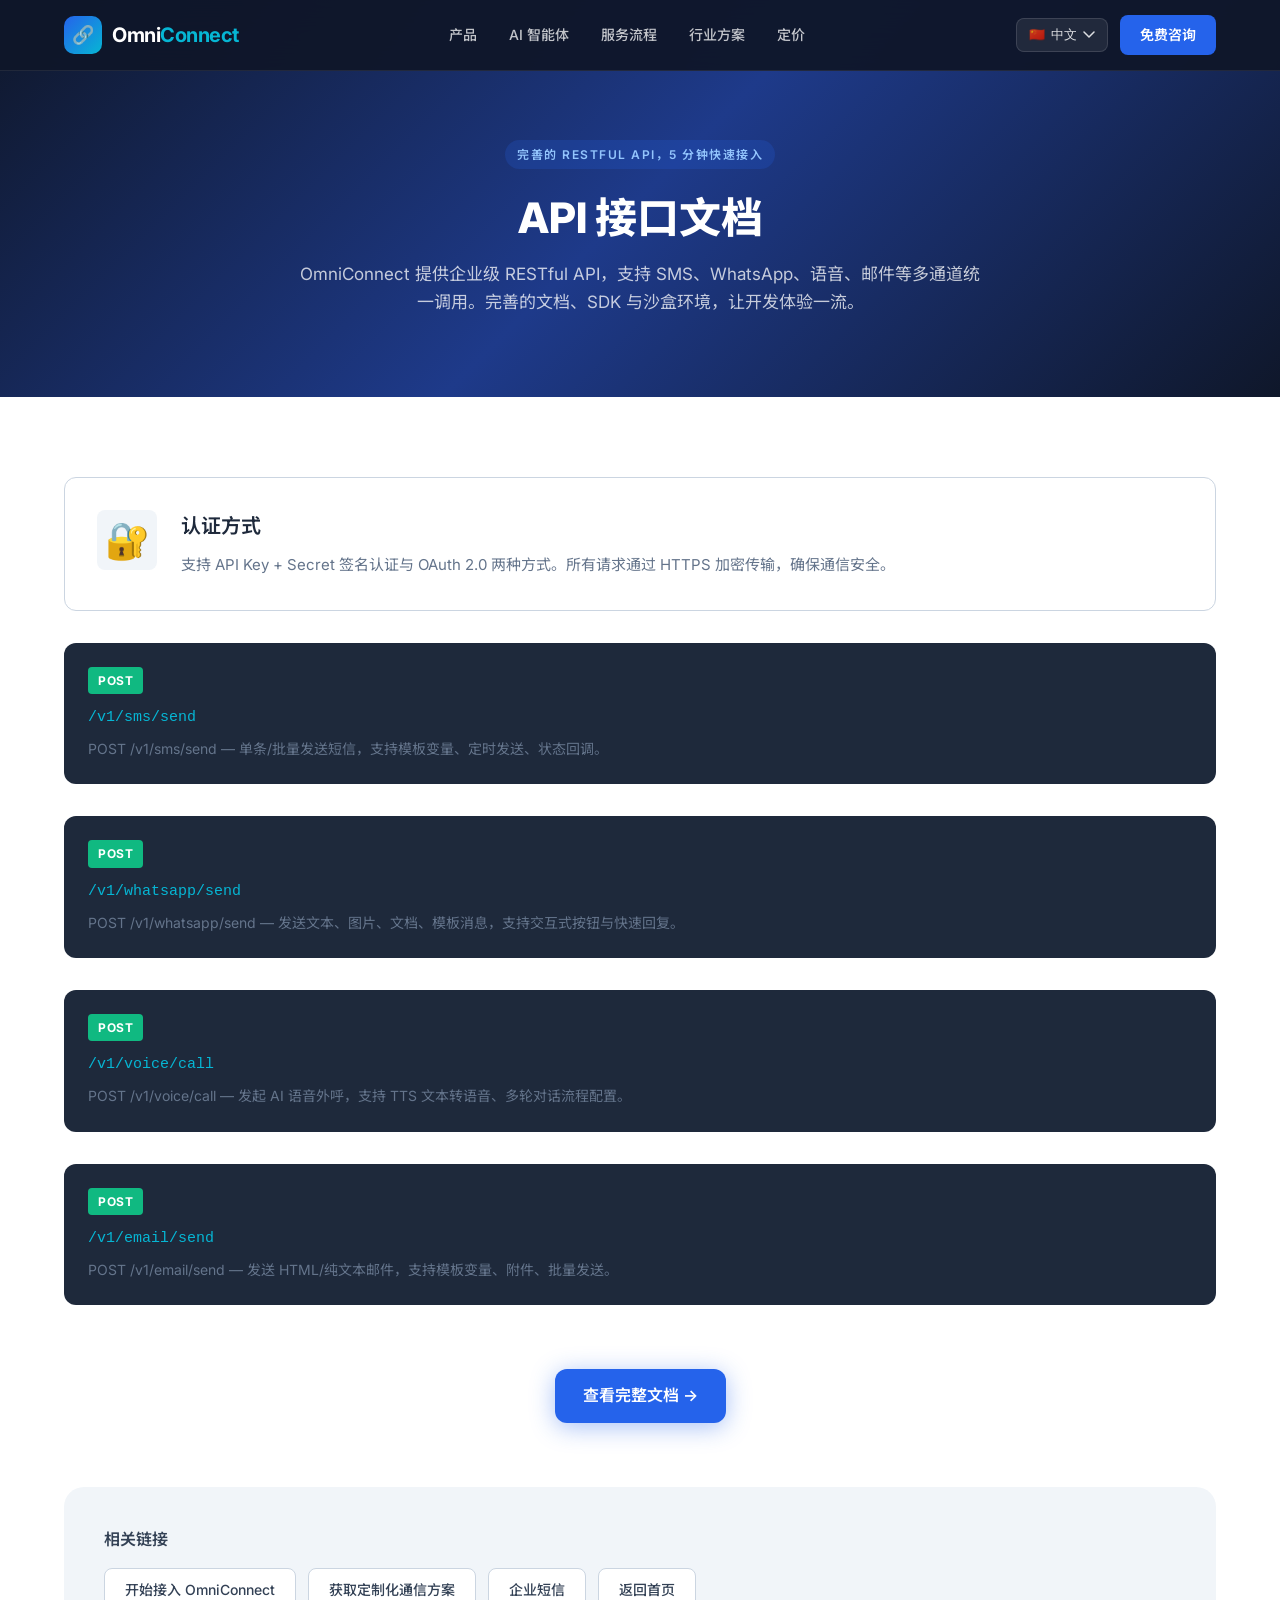
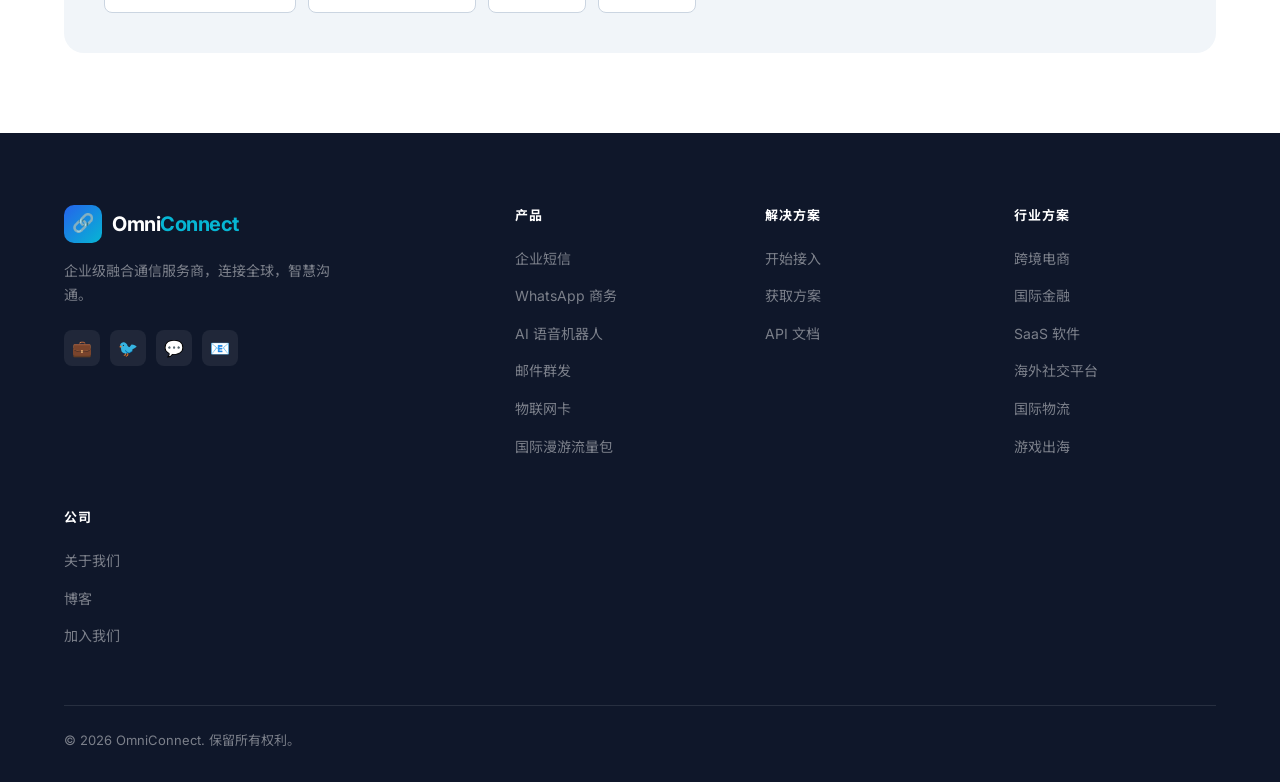
<file: pages/api.html>
<!DOCTYPE html>
<html lang="zh-CN" dir="ltr">
<head>
  <meta charset="UTF-8" />
  <meta name="viewport" content="width=device-width, initial-scale=1.0" />
  <title data-i18n="api.title">API 接口文档</title>
  <meta name="description" data-i18n="api.sub" content="完善的 RESTful API，5 分钟快速接入" />
  <link href="https://fonts.googleapis.com/css2?family=Inter:wght@300;400;500;600;700;800&family=Noto+Sans+SC:wght@300;400;500;700&family=Noto+Sans+Arabic:wght@300;400;500;700&display=swap" rel="stylesheet" />
  <link rel="stylesheet" href="/style.css" />
  <style>
    .api-endpoint { background: var(--g900); border-radius: var(--r-md); padding: 24px; margin-bottom: 16px; }
    .api-method { display: inline-block; background: var(--success); color: #fff; font-size: 12px; font-weight: 700; padding: 4px 10px; border-radius: 4px; margin-bottom: 12px; }
    .api-path { font-family: 'SF Mono', 'Fira Code', monospace; color: var(--acc); font-size: 15px; margin-bottom: 8px; }
    .api-desc { color: var(--g500); font-size: 14px; }
  </style>
</head>
<body>

<section class="page-hero">
  <div class="page-hero-bg"></div>
  <div class="container page-hero-inner">
    <span class="section-tag light" data-i18n="api.sub">完善的 RESTful API，5 分钟快速接入</span>
    <h1 data-i18n="api.title">API 接口文档</h1>
    <p data-i18n="api.desc">OmniConnect 提供企业级 RESTful API，支持 SMS、WhatsApp、语音、邮件等多通道统一调用。</p>
  </div>
</section>

<section class="page-content">
  <div class="container">
    <div class="info-blocks reveal">
      <div class="info-block">
        <div class="info-block-icon">🔐</div>
        <div>
          <h3 data-i18n="api.auth.title">认证方式</h3>
          <p data-i18n="api.auth.desc">支持 API Key + Secret 签名认证与 OAuth 2.0 两种方式。所有请求通过 HTTPS 加密传输。</p>
        </div>
      </div>
    </div>
    <div class="api-endpoints reveal">
      <div class="api-endpoint">
        <span class="api-method">POST</span>
        <div class="api-path">/v1/sms/send</div>
        <p class="api-desc" data-i18n="api.sms.desc">发送单条/批量发送短信，支持模板变量、定时发送、状态回调。</p>
      </div>
      <div class="api-endpoint reveal">
        <span class="api-method">POST</span>
        <div class="api-path">/v1/whatsapp/send</div>
        <p class="api-desc" data-i18n="api.wa.desc">发送文本、图片、文档、模板消息，支持交互式按钮与快速回复。</p>
      </div>
      <div class="api-endpoint reveal">
        <span class="api-method">POST</span>
        <div class="api-path">/v1/voice/call</div>
        <p class="api-desc" data-i18n="api.voice.desc">发起 AI 语音外呼，支持 TTS 文本转语音、多轮对话流程配置。</p>
      </div>
      <div class="api-endpoint reveal">
        <span class="api-method">POST</span>
        <div class="api-path">/v1/email/send</div>
        <p class="api-desc" data-i18n="api.email.desc">发送 HTML/纯文本邮件，支持模板变量、附件、批量发送。</p>
      </div>
    </div>
    <div class="page-cta reveal">
      <a href="#" class="btn-primary" data-i18n="api.cta">查看完整文档 →</a>
    </div>
    <div class="cross-links reveal">
      <h4 data-i18n="cross.related">相关链接</h4>
      <div class="cross-links-grid">
        <a href="/pages/onboarding.html" data-i18n="onboard.title">开始接入</a>
        <a href="/pages/solutions.html" data-i18n="solutions.title">获取方案</a>
        <a href="/pages/sms.html" data-i18n="sms.title">企业短信</a>
        <a href="/index.html" data-i18n="cross.home">返回首页</a>
      </div>
    </div>
  </div>
</section>

<script src="/i18n.js"></script>
<script src="/main.js"></script>
<script src="/template.js"></script>
<script src="/chat-widget.js"></script>
</body>
</html>
</file>
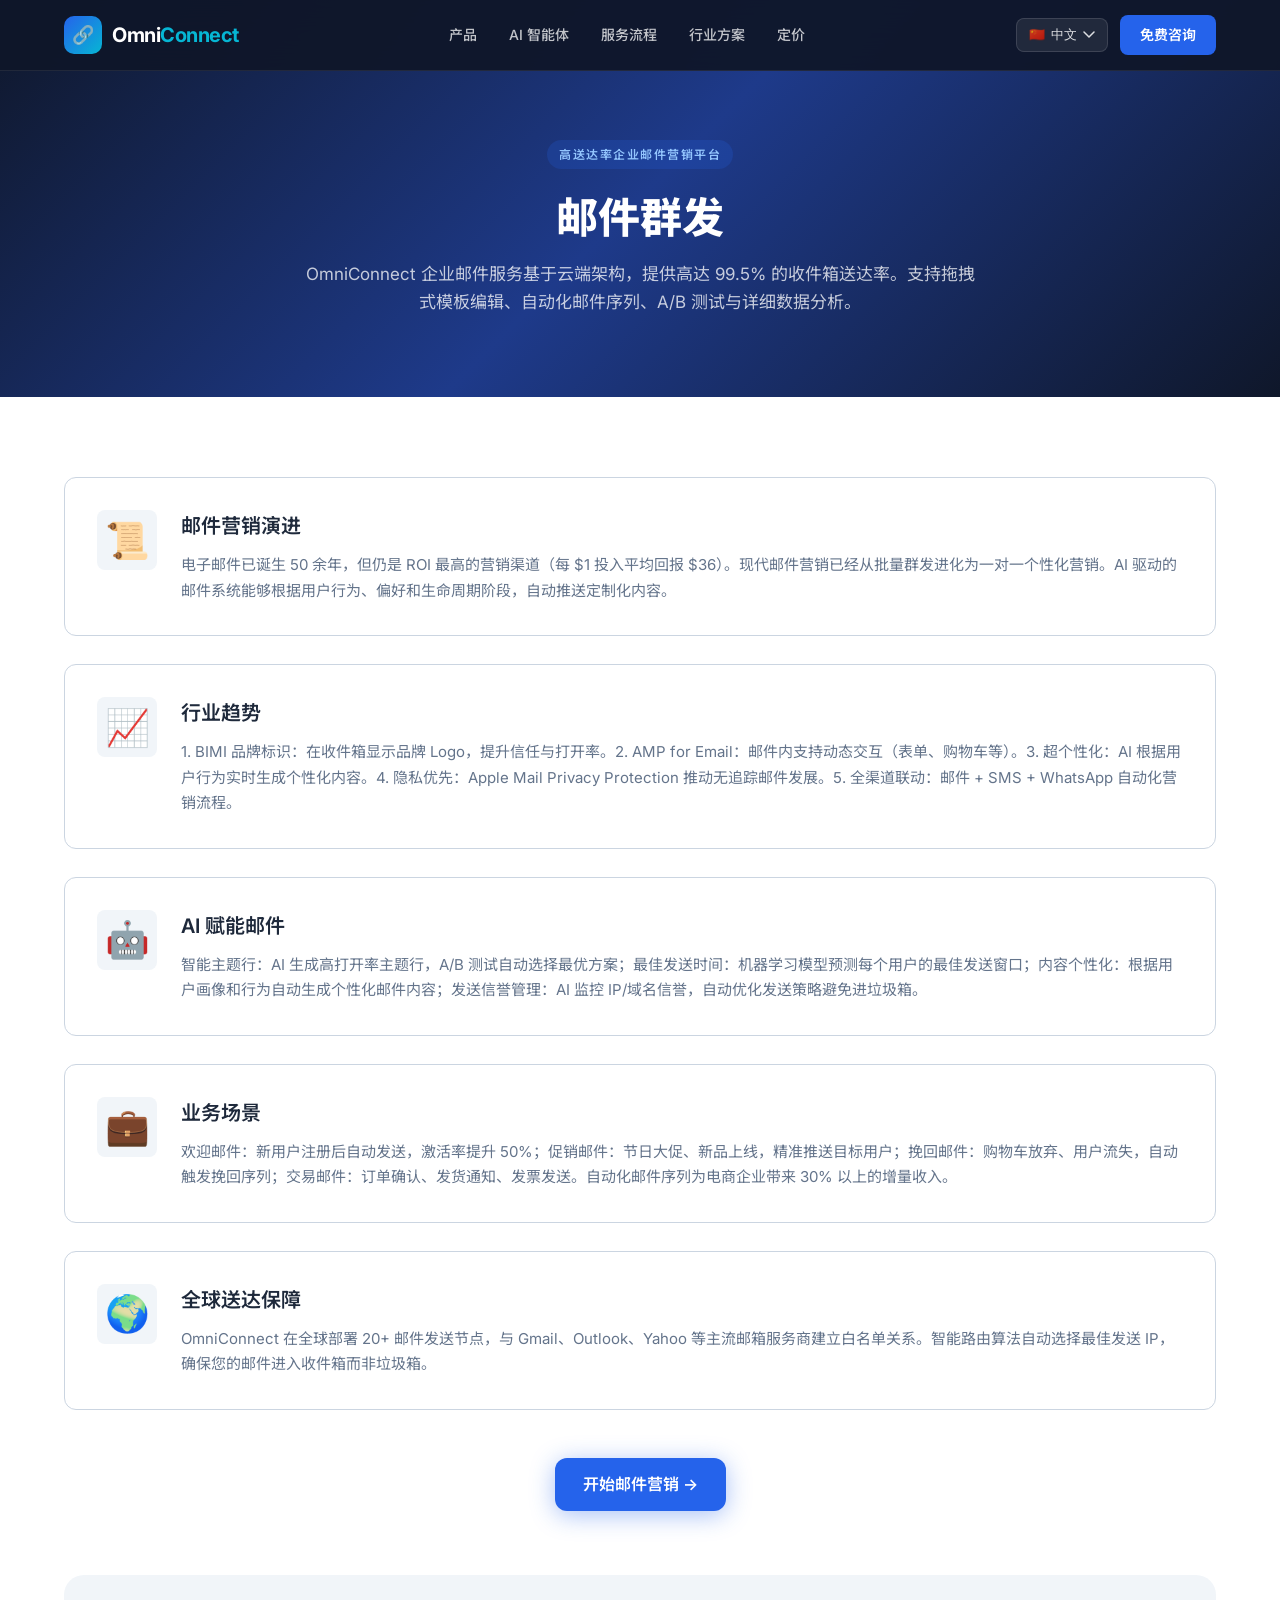
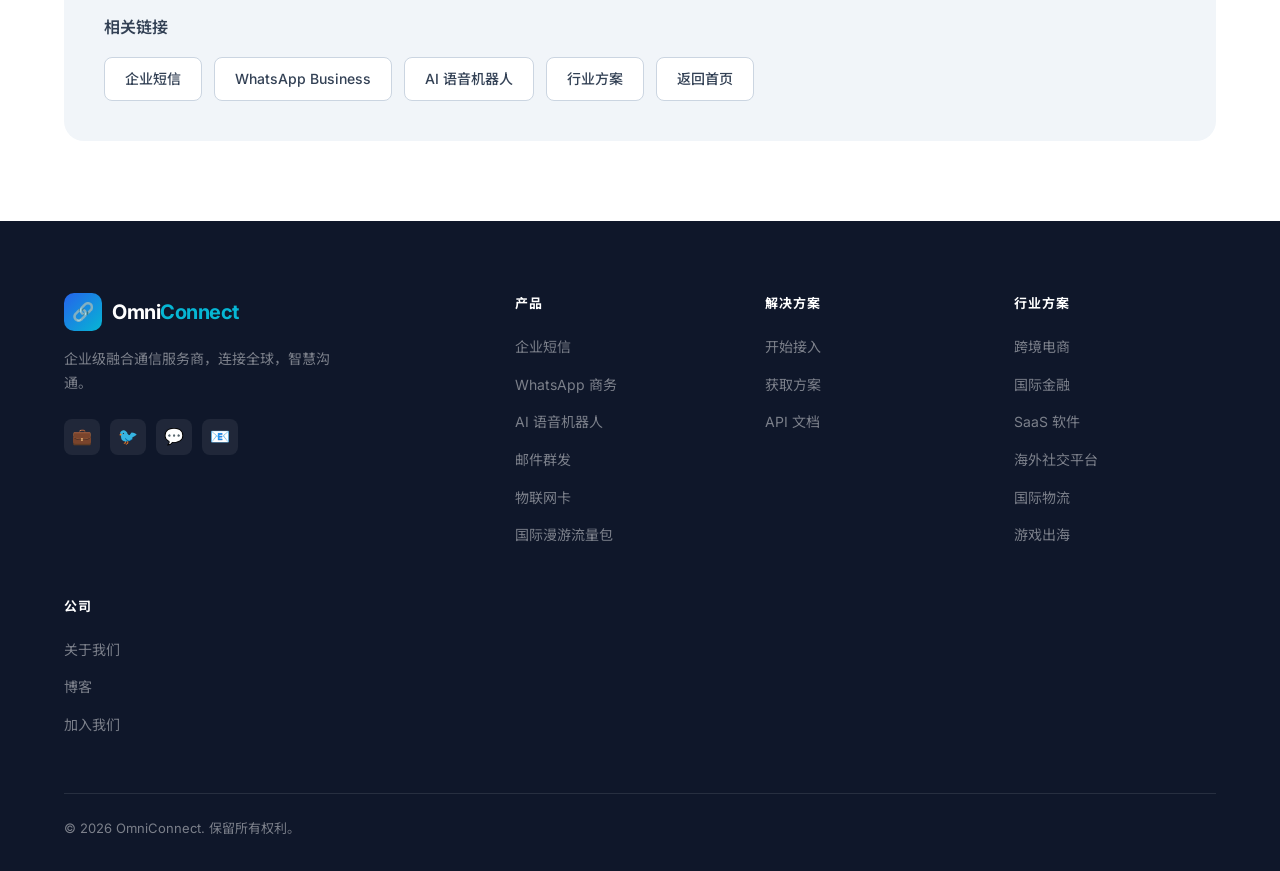
<file: pages/email.html>
<!DOCTYPE html>
<html lang="zh-CN" dir="ltr">
<head>
  <meta charset="UTF-8" />
  <meta name="viewport" content="width=device-width, initial-scale=1.0" />
  <title data-i18n="email.title">邮件群发</title>
  <meta name="description" data-i18n="email.sub" content="高送达率企业邮件营销平台" />
  <link href="https://fonts.googleapis.com/css2?family=Inter:wght@300;400;500;600;700;800&family=Noto+Sans+SC:wght@300;400;500;700&family=Noto+Sans+Arabic:wght@300;400;500;700&display=swap" rel="stylesheet" />
  <link rel="stylesheet" href="/style.css" />
</head>
<body>

<section class="page-hero">
  <div class="page-hero-bg"></div>
  <div class="container page-hero-inner">
    <span class="section-tag light" data-i18n="email.sub">高送达率企业邮件营销平台</span>
    <h1 data-i18n="email.title">邮件群发</h1>
    <p data-i18n="email.desc">OmniConnect 企业邮件服务基于云端架构，提供高达 99.5% 的收件箱送达率。支持拖拽式模板编辑、自动化邮件序列、A/B 测试与详细数据分析。</p>
  </div>
</section>

<section class="page-content">
  <div class="container">
    <div class="info-blocks">
      <div class="info-block reveal">
        <div class="info-block-icon">📜</div>
        <div>
          <h3 data-i18n="email.overview.title">邮件营销演进</h3>
          <p data-i18n="email.overview.desc">电子邮件已诞生 50 余年，但仍是 ROI 最高的营销渠道（每 $1 投入平均回报 $36）。现代邮件营销已经从批量群发进化为一对一个性化营销。AI 驱动的邮件系统能够根据用户行为、偏好和生命周期阶段，自动推送定制化内容。</p>
        </div>
      </div>
      <div class="info-block reveal">
        <div class="info-block-icon">📈</div>
        <div>
          <h3 data-i18n="email.trends.title">行业趋势</h3>
          <p data-i18n="email.trends.desc">BIMI 品牌标识：在收件箱显示品牌 Logo，提升信任与打开率。AMP for Email：邮件内支持动态交互（表单、购物车等）。超个性化：AI 根据用户行为实时生成个性化内容。隐私优先：Apple Mail Privacy Protection 推动无追踪邮件发展。全渠道联动：邮件 + SMS + WhatsApp 自动化营销流程。</p>
        </div>
      </div>
      <div class="info-block reveal">
        <div class="info-block-icon">🤖</div>
        <div>
          <h3 data-i18n="email.ai.title">AI 赋能邮件</h3>
          <p data-i18n="email.ai.desc">智能主题行：AI 生成高打开率主题行，A/B 测试自动选择最优方案；最佳发送时间：机器学习模型预测每个用户的最佳发送窗口；内容个性化：根据用户画像和行为自动生成个性化邮件内容；发送信誉管理：AI 监控 IP/域名信誉，自动优化发送策略避免进垃圾箱。</p>
        </div>
      </div>
      <div class="info-block reveal">
        <div class="info-block-icon">💼</div>
        <div>
          <h3 data-i18n="email.business.title">业务场景</h3>
          <p data-i18n="email.business.desc">欢迎邮件：新用户注册后自动发送，激活率提升 50%；促销邮件：节日大促、新品上线，精准推送目标用户；挽回邮件：购物车放弃、用户流失，自动触发挽回序列；交易邮件：订单确认、发货通知、发票发送。自动化邮件序列为电商企业带来 30% 以上的增量收入。</p>
        </div>
      </div>
      <div class="info-block reveal">
        <div class="info-block-icon">🌍</div>
        <div>
          <h3 data-i18n="email.global.title">全球送达保障</h3>
          <p data-i18n="email.global.desc">OmniConnect 在全球部署 20+ 邮件发送节点，与 Gmail、Outlook、Yahoo 等主流邮箱服务商建立白名单关系。智能路由算法自动选择最佳发送 IP，确保您的邮件进入收件箱而非垃圾箱。</p>
        </div>
      </div>
    </div>
    <div class="page-cta reveal">
      <a href="/index.html#contact" class="btn-primary" data-i18n="email.cta">开始邮件营销 →</a>
    </div>
    <div class="cross-links reveal">
      <h4 data-i18n="cross.related">相关链接</h4>
      <div class="cross-links-grid">
        <a href="/pages/sms.html" data-i18n="sms.title">企业短信</a>
        <a href="/pages/whatsapp.html" data-i18n="wa.title">WhatsApp Business</a>
        <a href="/pages/voice.html" data-i18n="voice.title">AI 语音机器人</a>
        <a href="/index.html#industries" data-i18n="ind.tag">行业方案</a>
        <a href="/index.html" data-i18n="cross.home">返回首页</a>
      </div>
    </div>
  </div>
</section>

<script src="/i18n.js"></script>
<script src="/main.js"></script>
<script src="/template.js"></script>
<script src="/chat-widget.js"></script>
</body>
</html>
</file>
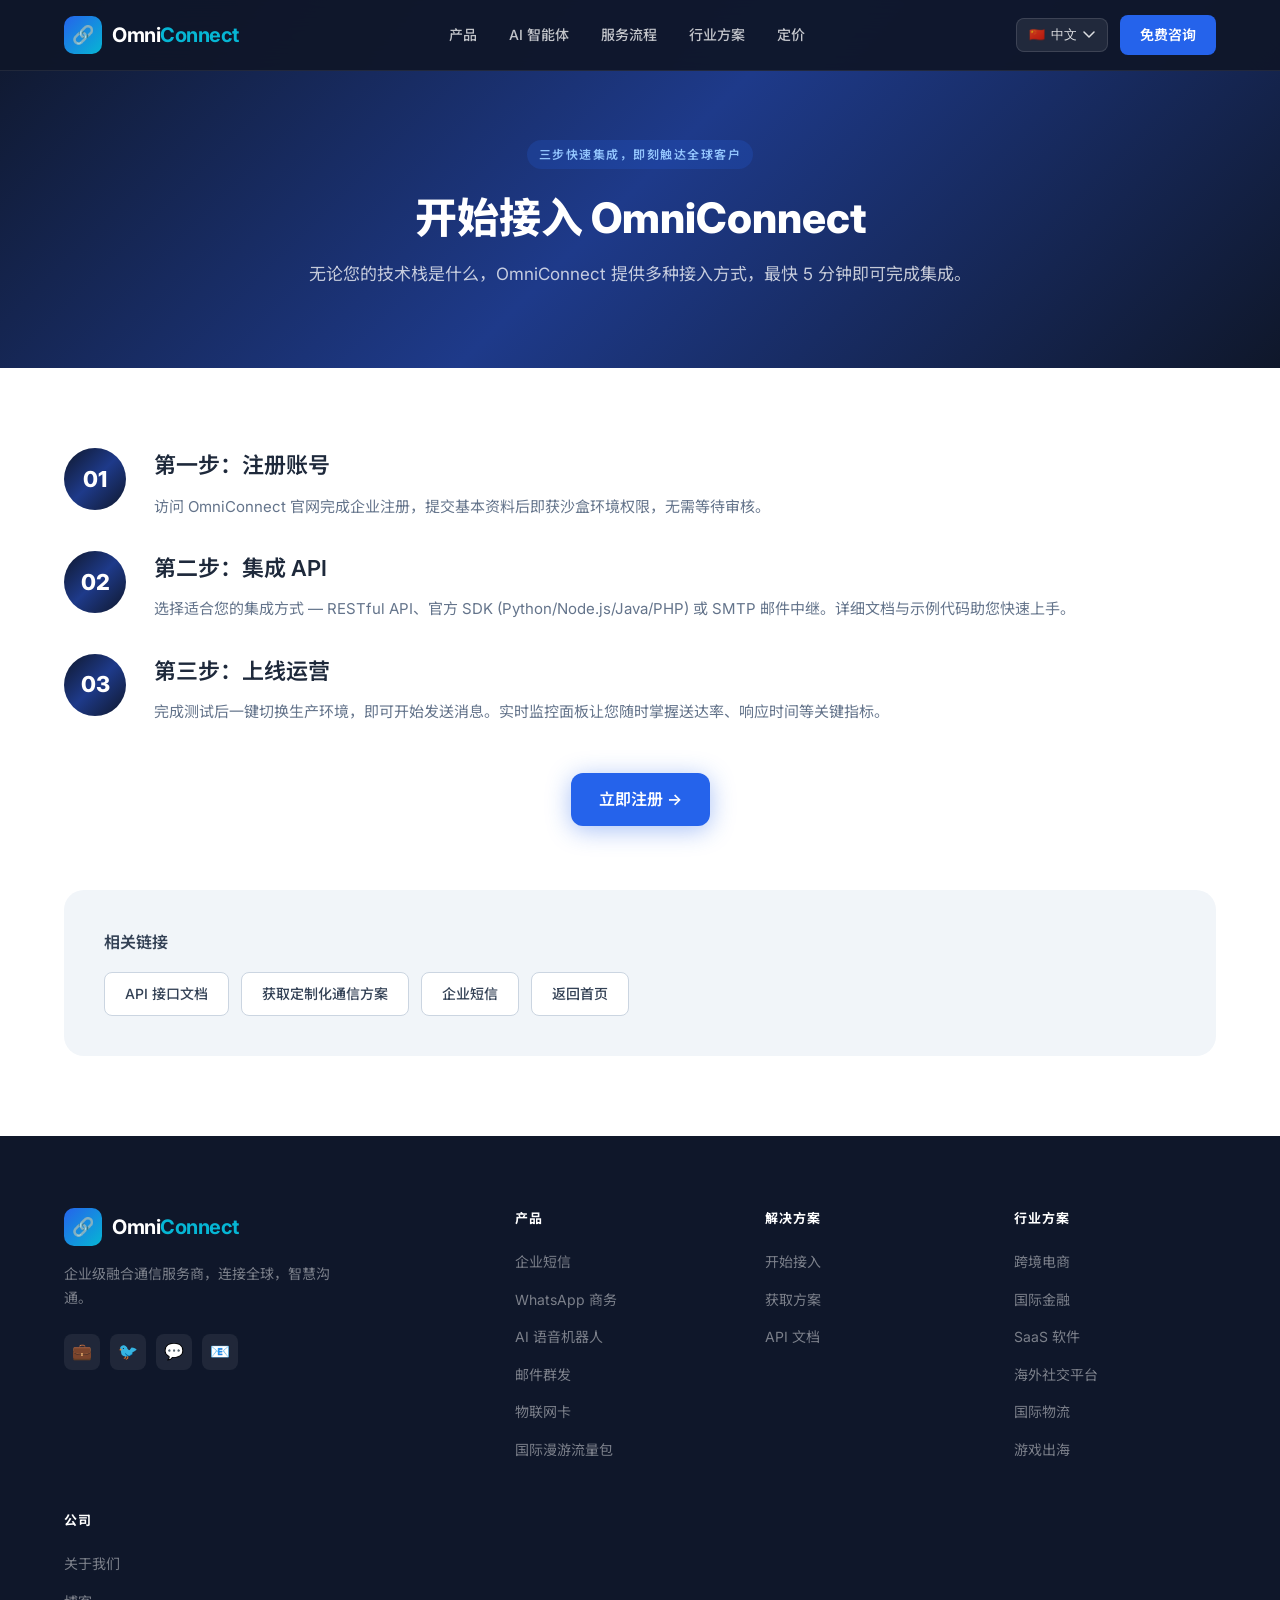
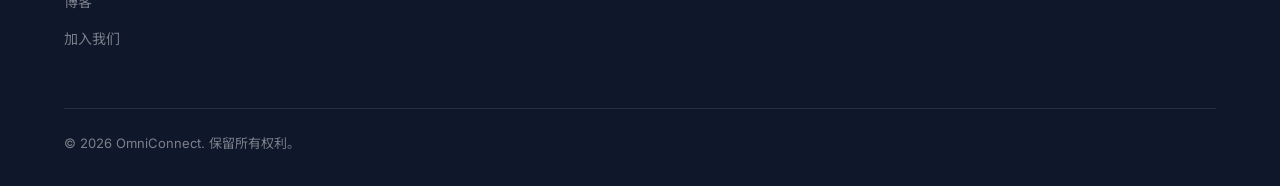
<file: pages/onboarding.html>
<!DOCTYPE html>
<html lang="zh-CN" dir="ltr">
<head>
  <meta charset="UTF-8" />
  <meta name="viewport" content="width=device-width, initial-scale=1.0" />
  <title data-i18n="onboard.title">开始接入 OmniConnect</title>
  <meta name="description" data-i18n="onboard.sub" content="三步快速集成，即刻触达全球客户" />
  <link href="https://fonts.googleapis.com/css2?family=Inter:wght@300;400;500;600;700;800&family=Noto+Sans+SC:wght@300;400;500;700&family=Noto+Sans+Arabic:wght@300;400;500;700&display=swap" rel="stylesheet" />
  <link rel="stylesheet" href="/style.css" />
</head>
<body>

<section class="page-hero">
  <div class="page-hero-bg"></div>
  <div class="container page-hero-inner">
    <span class="section-tag light" data-i18n="onboard.sub">三步快速集成，即刻触达全球客户</span>
    <h1 data-i18n="onboard.title">开始接入 OmniConnect</h1>
    <p data-i18n="onboard.desc">无论您的技术栈是什么，OmniConnect 提供多种接入方式，最快 5 分钟即可完成集成。</p>
  </div>
</section>

<section class="page-content">
  <div class="container">
    <div class="steps-vertical reveal">
      <div class="step-card">
        <div class="step-num">01</div>
        <div class="step-body">
          <h3 data-i18n="onboard.s1.title">第一步：注册账号</h3>
          <p data-i18n="onboard.s1.desc">访问 OmniConnect 官网完成企业注册，提交基本资料后即获沙盒环境权限，无需等待审核。</p>
        </div>
      </div>
      <div class="step-card reveal">
        <div class="step-num">02</div>
        <div class="step-body">
          <h3 data-i18n="onboard.s2.title">第二步：集成 API</h3>
          <p data-i18n="onboard.s2.desc">选择适合您的集成方式 — RESTful API、官方 SDK (Python/Node.js/Java/PHP) 或 SMTP 邮件中继。详细文档与示例代码助您快速上手。</p>
        </div>
      </div>
      <div class="step-card reveal">
        <div class="step-num">03</div>
        <div class="step-body">
          <h3 data-i18n="onboard.s3.title">第三步：上线运营</h3>
          <p data-i18n="onboard.s3.desc">完成测试后一键切换生产环境，即可开始发送消息。实时监控面板让您随时掌握送达率、响应时间等关键指标。</p>
        </div>
      </div>
    </div>
    <div class="page-cta reveal">
      <a href="/index.html#contact" class="btn-primary" data-i18n="onboard.cta">立即注册 →</a>
    </div>
    <div class="cross-links reveal">
      <h4 data-i18n="cross.related">相关链接</h4>
      <div class="cross-links-grid">
        <a href="/pages/api.html" data-i18n="api.title">API 接口文档</a>
        <a href="/pages/solutions.html" data-i18n="solutions.title">获取方案</a>
        <a href="/pages/sms.html" data-i18n="sms.title">企业短信</a>
        <a href="/index.html" data-i18n="cross.home">返回首页</a>
      </div>
    </div>
  </div>
</section>

<script src="/i18n.js"></script>
<script src="/main.js"></script>
<script src="/template.js"></script>
<script src="/chat-widget.js"></script>
</body>
</html>
</file>
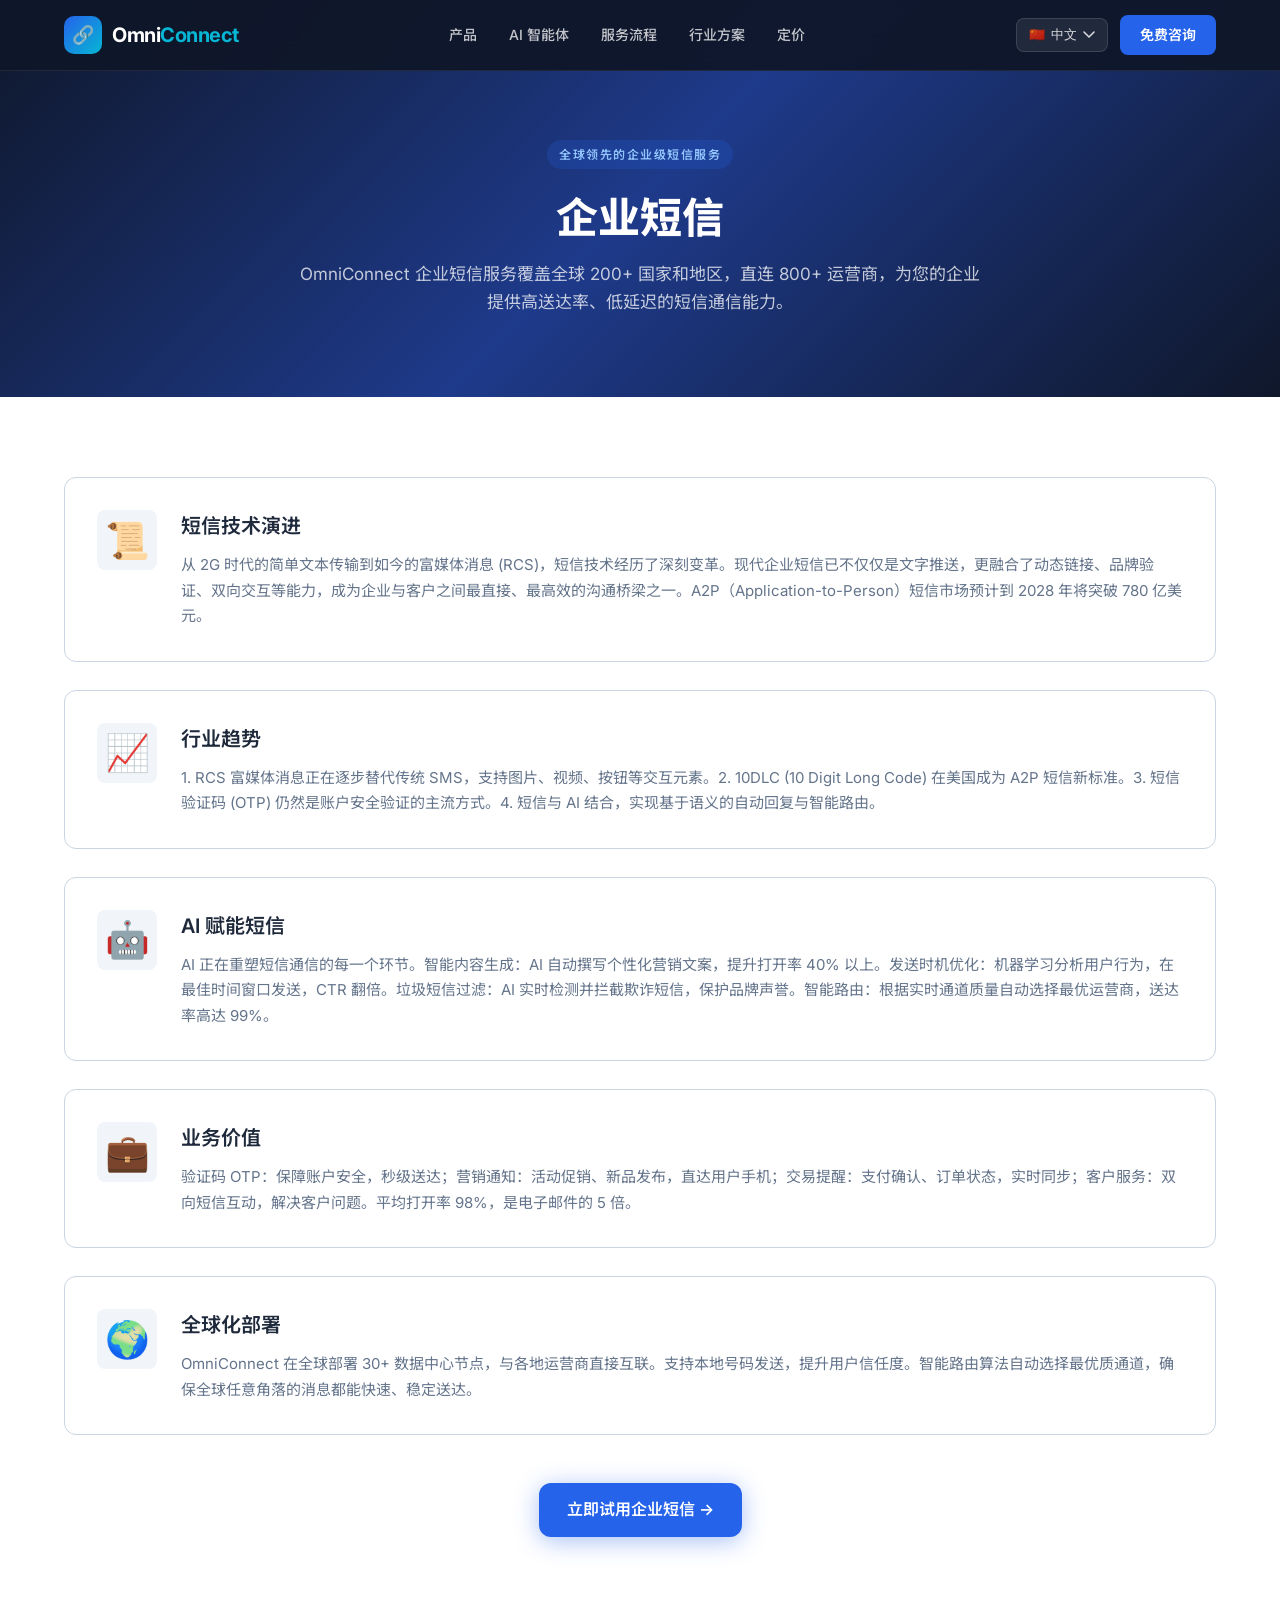
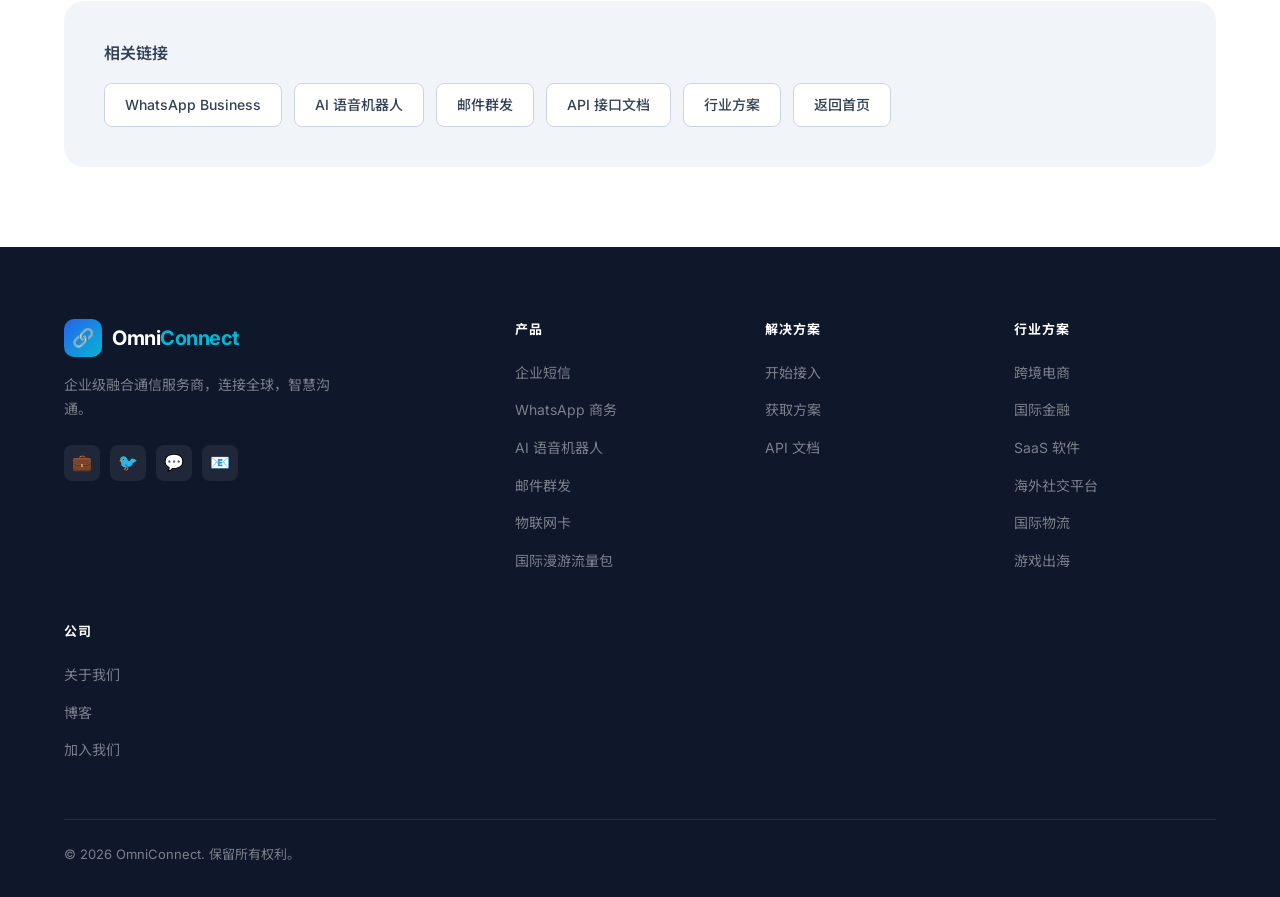
<file: pages/sms.html>
<!DOCTYPE html>
<html lang="zh-CN" dir="ltr">
<head>
  <meta charset="UTF-8" />
  <meta name="viewport" content="width=device-width, initial-scale=1.0" />
  <title data-i18n="sms.title">企业短信</title>
  <meta name="description" data-i18n="sms.sub" content="全球领先的企业级短信服务" />
  <link href="https://fonts.googleapis.com/css2?family=Inter:wght@300;400;500;600;700;800&family=Noto+Sans+SC:wght@300;400;500;700&family=Noto+Sans+Arabic:wght@300;400;500;700&display=swap" rel="stylesheet" />
  <link rel="stylesheet" href="/style.css" />
</head>
<body>

<section class="page-hero">
  <div class="page-hero-bg"></div>
  <div class="container page-hero-inner">
    <span class="section-tag light" data-i18n="sms.sub">全球领先的企业级短信服务</span>
    <h1 data-i18n="sms.title">企业短信</h1>
    <p data-i18n="sms.desc">OmniConnect 企业短信覆盖 200+ 国家，直连 800+ 运营商，高送达率、低延迟。</p>
  </div>
</section>

<section class="page-content">
  <div class="container">
    <div class="info-blocks">
      <div class="info-block reveal">
        <div class="info-block-icon">📜</div>
        <div>
          <h3 data-i18n="sms.overview.title">短信技术演进</h3>
          <p data-i18n="sms.overview.desc">从 2G 时代的简单文本传输到如今的富媒体消息 (RCS)，短信技术经历了深刻变革。现代企业短信已不仅仅是文字推送，更融合了动态链接、品牌验证、双向交互等能力，成为企业与客户之间最直接、最高效的沟通桥梁之一。A2P 短信市场预计到 2028 年将突破 780 亿美元。</p>
        </div>
      </div>
      <div class="info-block reveal">
        <div class="info-block-icon">📈</div>
        <div>
          <h3 data-i18n="sms.trends.title">行业趋势</h3>
          <p data-i18n="sms.trends.desc">RCS 富媒体消息正在逐步替代传统 SMS，支持图片、视频、按钮等交互元素。10DLC 在美国成为 A2P 短信新标准。短信验证码 (OTP) 仍然是账户安全验证的主流方式。短信与 AI 结合，实现基于语义的自动回复与智能路由。</p>
        </div>
      </div>
      <div class="info-block reveal">
        <div class="info-block-icon">🤖</div>
        <div>
          <h3 data-i18n="sms.ai.title">AI 赋能短信</h3>
          <p data-i18n="sms.ai.desc">AI 正在重塑短信通信的每一个环节。智能内容生成：AI 自动撰写个性化营销文案，提升打开率 40% 以上。发送时机优化：机器学习分析用户行为，在最佳时间窗口发送，CTR 翻倍。垃圾短信过滤：AI 实时检测并拦截欺诈短信。智能路由：根据实时通道质量自动选择最优运营商，送达率高达 99%。</p>
        </div>
      </div>
      <div class="info-block reveal">
        <div class="info-block-icon">💼</div>
        <div>
          <h3 data-i18n="sms.business.title">业务价值</h3>
          <p data-i18n="sms.business.desc">验证码 OTP：保障账户安全，秒级送达；营销通知：活动促销、新品发布，直达用户手机；交易提醒：支付确认、订单状态，实时同步；客户服务：双向短信互动。平均打开率 98%，是电子邮件的 5 倍。</p>
        </div>
      </div>
      <div class="info-block reveal">
        <div class="info-block-icon">🌍</div>
        <div>
          <h3 data-i18n="sms.global.title">全球化部署</h3>
          <p data-i18n="sms.global.desc">OmniConnect 在全球部署 30+ 数据中心节点，与各地运营商直接互联。支持本地号码发送，提升用户信任度。智能路由算法自动选择最优质通道，确保全球任意角落的消息都能快速、稳定送达。</p>
        </div>
      </div>
    </div>
    <div class="page-cta reveal">
      <a href="/index.html#contact" class="btn-primary" data-i18n="sms.cta">立即试用企业短信 →</a>
    </div>
    <div class="cross-links reveal">
      <h4 data-i18n="cross.related">相关链接</h4>
      <div class="cross-links-grid">
        <a href="/pages/whatsapp.html" data-i18n="wa.title">WhatsApp Business</a>
        <a href="/pages/voice.html" data-i18n="voice.title">AI 语音机器人</a>
        <a href="/pages/email.html" data-i18n="email.title">邮件群发</a>
        <a href="/pages/api.html" data-i18n="api.title">API 接口文档</a>
        <a href="/index.html#industries" data-i18n="ind.tag">行业方案</a>
        <a href="/index.html" data-i18n="cross.home">返回首页</a>
      </div>
    </div>
  </div>
</section>

<script src="/i18n.js"></script>
<script src="/main.js"></script>
<script src="/template.js"></script>
<script src="/chat-widget.js"></script>
</body>
</html>
</file>
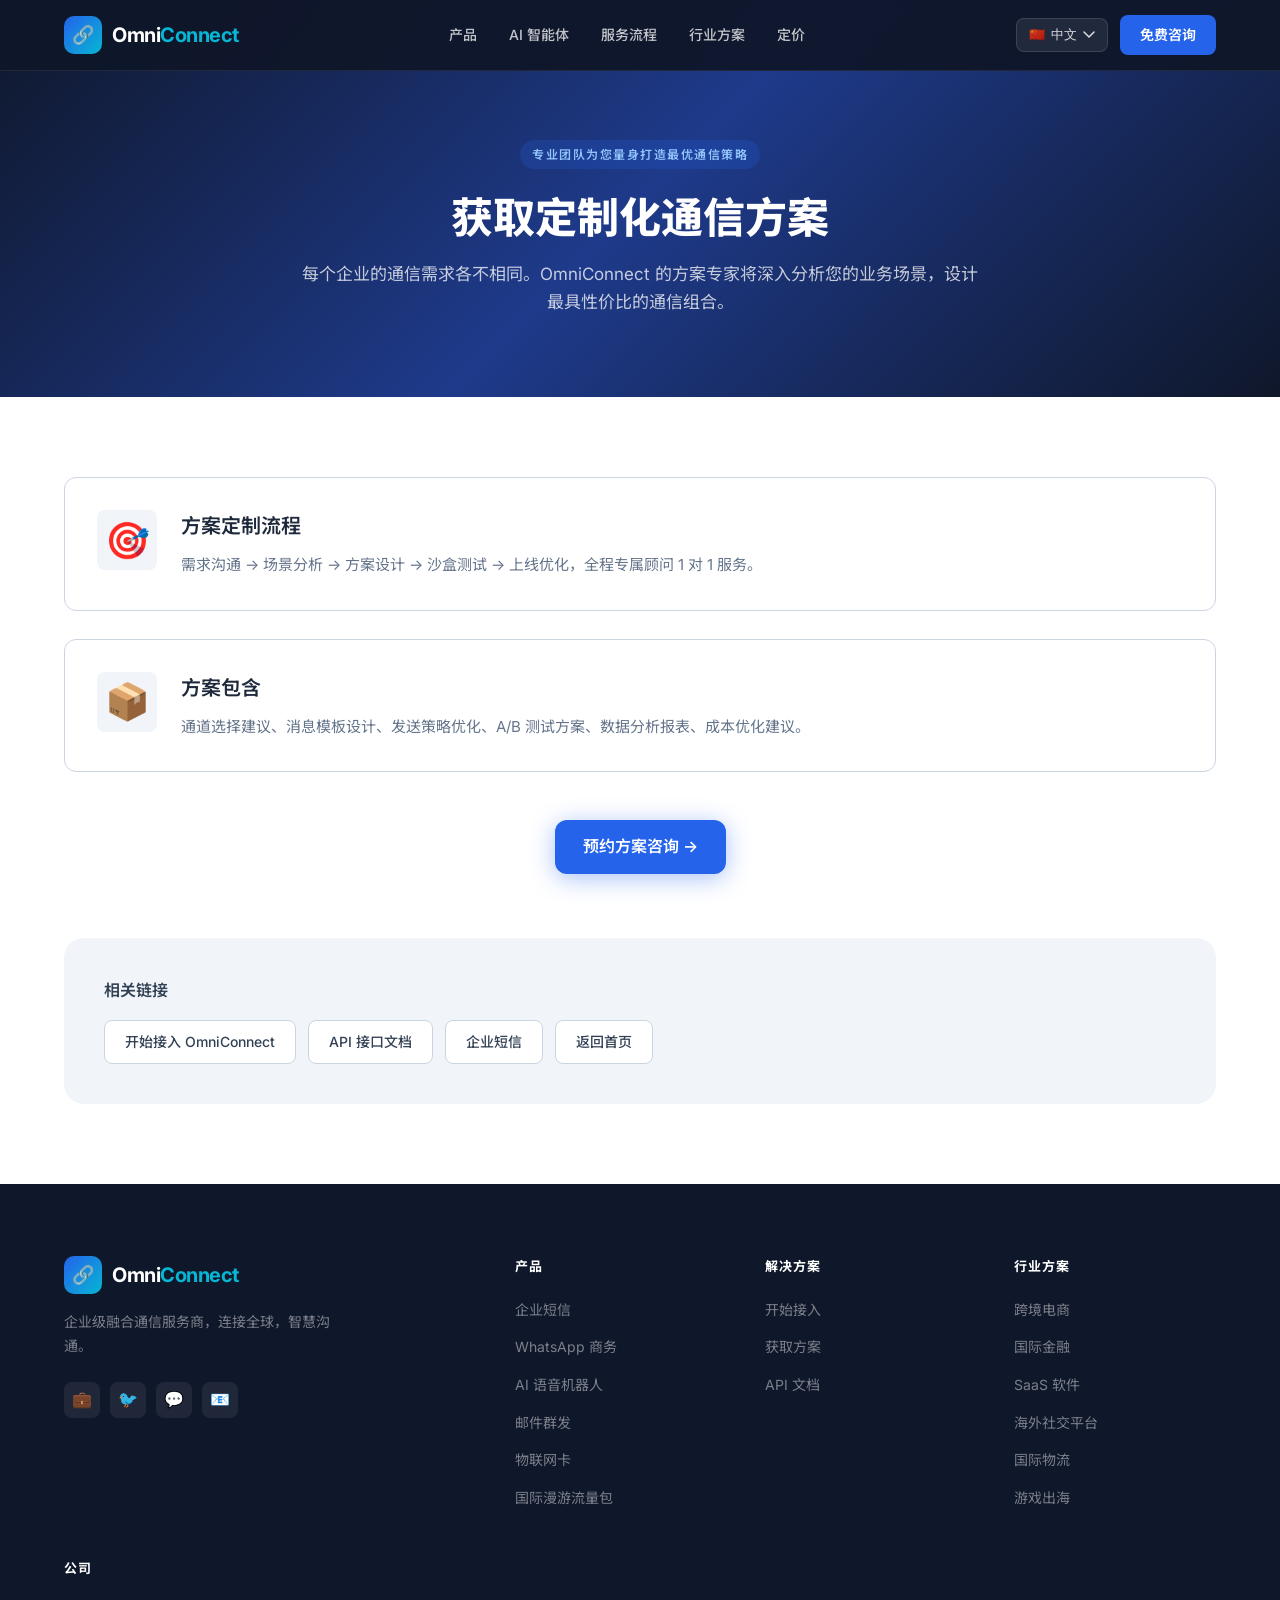
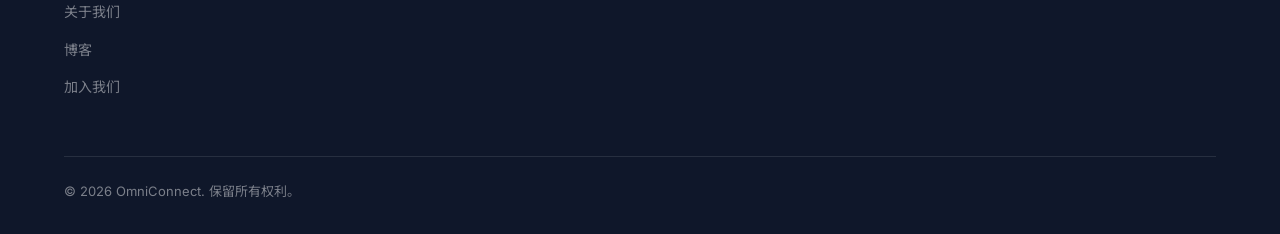
<file: pages/solutions.html>
<!DOCTYPE html>
<html lang="zh-CN" dir="ltr">
<head>
  <meta charset="UTF-8" />
  <meta name="viewport" content="width=device-width, initial-scale=1.0" />
  <title data-i18n="solutions.title">获取定制化通信方案</title>
  <meta name="description" data-i18n="solutions.sub" content="专业团队为您量身打造最优通信策略" />
  <link href="https://fonts.googleapis.com/css2?family=Inter:wght@300;400;500;600;700;800&family=Noto+Sans+SC:wght@300;400;500;700&family=Noto+Sans+Arabic:wght@300;400;500;700&display=swap" rel="stylesheet" />
  <link rel="stylesheet" href="/style.css" />
</head>
<body>

<section class="page-hero">
  <div class="page-hero-bg"></div>
  <div class="container page-hero-inner">
    <span class="section-tag light" data-i18n="solutions.sub">专业团队为您量身打造最优通信策略</span>
    <h1 data-i18n="solutions.title">获取定制化通信方案</h1>
    <p data-i18n="solutions.desc">每个企业的通信需求各不相同。OmniConnect 的方案专家将深入分析您的业务场景，设计最具性价比的通信组合。</p>
  </div>
</section>

<section class="page-content">
  <div class="container">
    <div class="info-blocks reveal">
      <div class="info-block">
        <div class="info-block-icon">🎯</div>
        <div>
          <h3 data-i18n="solutions.plan.title">方案定制流程</h3>
          <p data-i18n="solutions.plan.desc">需求沟通 → 场景分析 → 方案设计 → 沙盒测试 → 上线优化，全程专属顾问 1 对 1 服务。</p>
        </div>
      </div>
      <div class="info-block reveal">
        <div class="info-block-icon">📦</div>
        <div>
          <h3 data-i18n="solutions.feature.title">方案包含</h3>
          <p data-i18n="solutions.feature.desc">通道选择建议、消息模板设计、发送策略优化、A/B 测试方案、数据分析报表、成本优化建议。</p>
        </div>
      </div>
    </div>
    <div class="page-cta reveal">
      <a href="/index.html#contact" class="btn-primary" data-i18n="solutions.cta">预约方案咨询 →</a>
    </div>
    <div class="cross-links reveal">
      <h4 data-i18n="cross.related">相关链接</h4>
      <div class="cross-links-grid">
        <a href="/pages/onboarding.html" data-i18n="onboard.title">开始接入</a>
        <a href="/pages/api.html" data-i18n="api.title">API 接口文档</a>
        <a href="/pages/sms.html" data-i18n="sms.title">企业短信</a>
        <a href="/index.html" data-i18n="cross.home">返回首页</a>
      </div>
    </div>
  </div>
</section>

<script src="/i18n.js"></script>
<script src="/main.js"></script>
<script src="/template.js"></script>
<script src="/chat-widget.js"></script>
</body>
</html>
</file>
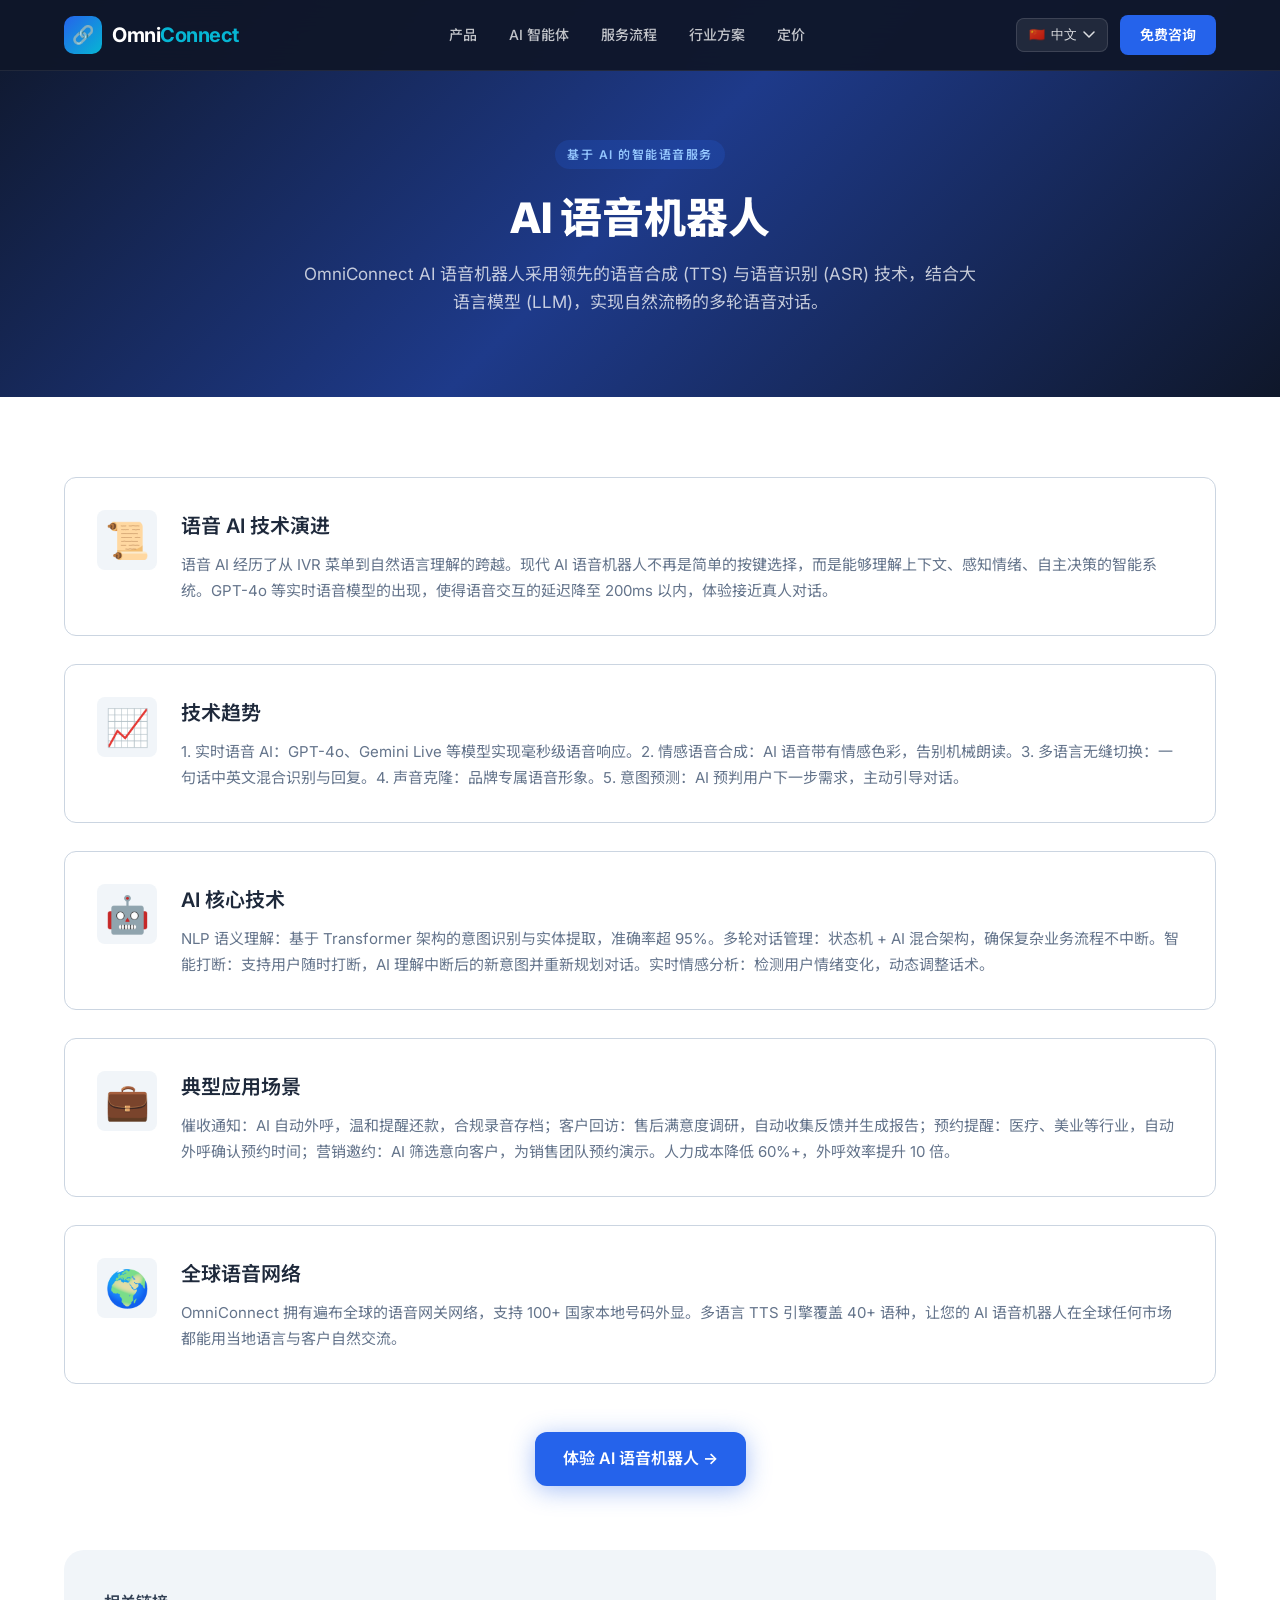
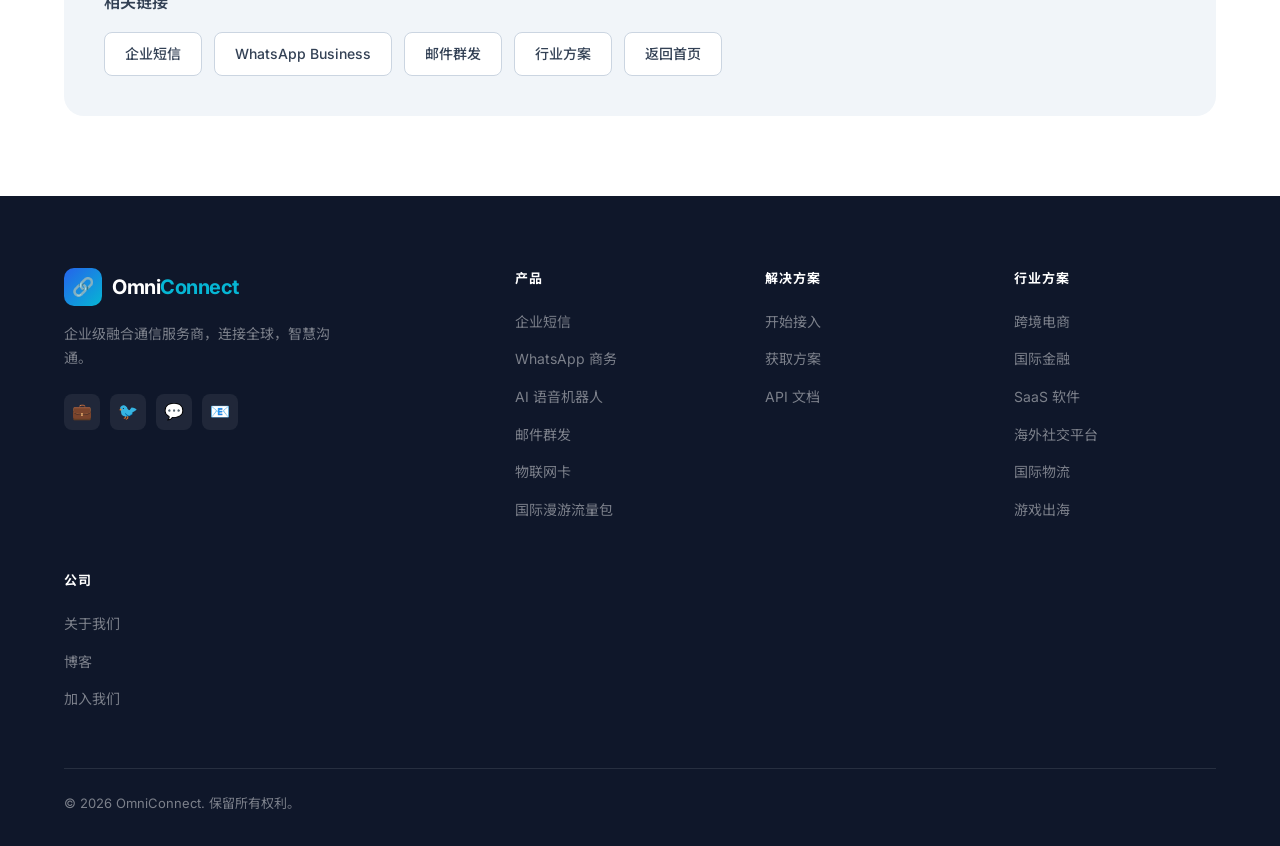
<file: pages/voice.html>
<!DOCTYPE html>
<html lang="zh-CN" dir="ltr">
<head>
  <meta charset="UTF-8" />
  <meta name="viewport" content="width=device-width, initial-scale=1.0" />
  <title data-i18n="voice.title">AI 语音机器人</title>
  <meta name="description" data-i18n="voice.sub" content="基于 AI 的智能语音服务" />
  <link href="https://fonts.googleapis.com/css2?family=Inter:wght@300;400;500;600;700;800&family=Noto+Sans+SC:wght@300;400;500;700&family=Noto+Sans+Arabic:wght@300;400;500;700&display=swap" rel="stylesheet" />
  <link rel="stylesheet" href="/style.css" />
</head>
<body>

<section class="page-hero">
  <div class="page-hero-bg"></div>
  <div class="container page-hero-inner">
    <span class="section-tag light" data-i18n="voice.sub">基于 AI 的智能语音服务</span>
    <h1 data-i18n="voice.title">AI 语音机器人</h1>
    <p data-i18n="voice.desc">OmniConnect AI 语音机器人采用领先的语音合成 (TTS) 与语音识别 (ASR) 技术，结合大语言模型 (LLM)，实现自然流畅的多轮语音对话。</p>
  </div>
</section>

<section class="page-content">
  <div class="container">
    <div class="info-blocks">
      <div class="info-block reveal">
        <div class="info-block-icon">📜</div>
        <div>
          <h3 data-i18n="voice.overview.title">语音 AI 技术演进</h3>
          <p data-i18n="voice.overview.desc">语音 AI 经历了从 IVR 菜单到自然语言理解的跨越。现代 AI 语音机器人不再是简单的按键选择，而是能够理解上下文、感知情绪、自主决策的智能系统。GPT-4o 等实时语音模型的出现，使得语音交互的延迟降至 200ms 以内，体验接近真人对话。</p>
        </div>
      </div>
      <div class="info-block reveal">
        <div class="info-block-icon">📈</div>
        <div>
          <h3 data-i18n="voice.trends.title">技术趋势</h3>
          <p data-i18n="voice.trends.desc">实时语音 AI：GPT-4o、Gemini Live 等模型实现毫秒级语音响应。情感语音合成：AI 语音带有情感色彩，告别机械朗读。多语言无缝切换：一句话中英文混合识别与回复。声音克隆：品牌专属语音形象。意图预测：AI 预判用户下一步需求，主动引导对话。</p>
        </div>
      </div>
      <div class="info-block reveal">
        <div class="info-block-icon">🤖</div>
        <div>
          <h3 data-i18n="voice.ai.title">AI 核心技术</h3>
          <p data-i18n="voice.ai.desc">NLP 语义理解：基于 Transformer 架构的意图识别与实体提取，准确率超 95%。多轮对话管理：状态机 + AI 混合架构，确保复杂业务流程不中断。智能打断：支持用户随时打断，AI 理解中断后的新意图并重新规划对话。实时情感分析：检测用户情绪变化，动态调整话术。</p>
        </div>
      </div>
      <div class="info-block reveal">
        <div class="info-block-icon">💼</div>
        <div>
          <h3 data-i18n="voice.business.title">典型应用场景</h3>
          <p data-i18n="voice.business.desc">催收通知：AI 自动外呼，温和提醒还款，合规录音存档；客户回访：售后满意度调研，自动收集反馈并生成报告；预约提醒：医疗、美业等行业，自动外呼确认预约时间；营销邀约：AI 筛选意向客户，为销售团队预约演示。人力成本降低 60%+，外呼效率提升 10 倍。</p>
        </div>
      </div>
      <div class="info-block reveal">
        <div class="info-block-icon">🌍</div>
        <div>
          <h3 data-i18n="voice.global.title">全球语音网络</h3>
          <p data-i18n="voice.global.desc">OmniConnect 拥有遍布全球的语音网关网络，支持 100+ 国家本地号码外显。多语言 TTS 引擎覆盖 40+ 语种，让您的 AI 语音机器人在全球任何市场都能用当地语言与客户自然交流。</p>
        </div>
      </div>
    </div>
    <div class="page-cta reveal">
      <a href="/index.html#contact" class="btn-primary" data-i18n="voice.cta">体验 AI 语音机器人 →</a>
    </div>
    <div class="cross-links reveal">
      <h4 data-i18n="cross.related">相关链接</h4>
      <div class="cross-links-grid">
        <a href="/pages/sms.html" data-i18n="sms.title">企业短信</a>
        <a href="/pages/whatsapp.html" data-i18n="wa.title">WhatsApp Business</a>
        <a href="/pages/email.html" data-i18n="email.title">邮件群发</a>
        <a href="/index.html#industries" data-i18n="ind.tag">行业方案</a>
        <a href="/index.html" data-i18n="cross.home">返回首页</a>
      </div>
    </div>
  </div>
</section>

<script src="/i18n.js"></script>
<script src="/main.js"></script>
<script src="/template.js"></script>
<script src="/chat-widget.js"></script>
</body>
</html>
</file>
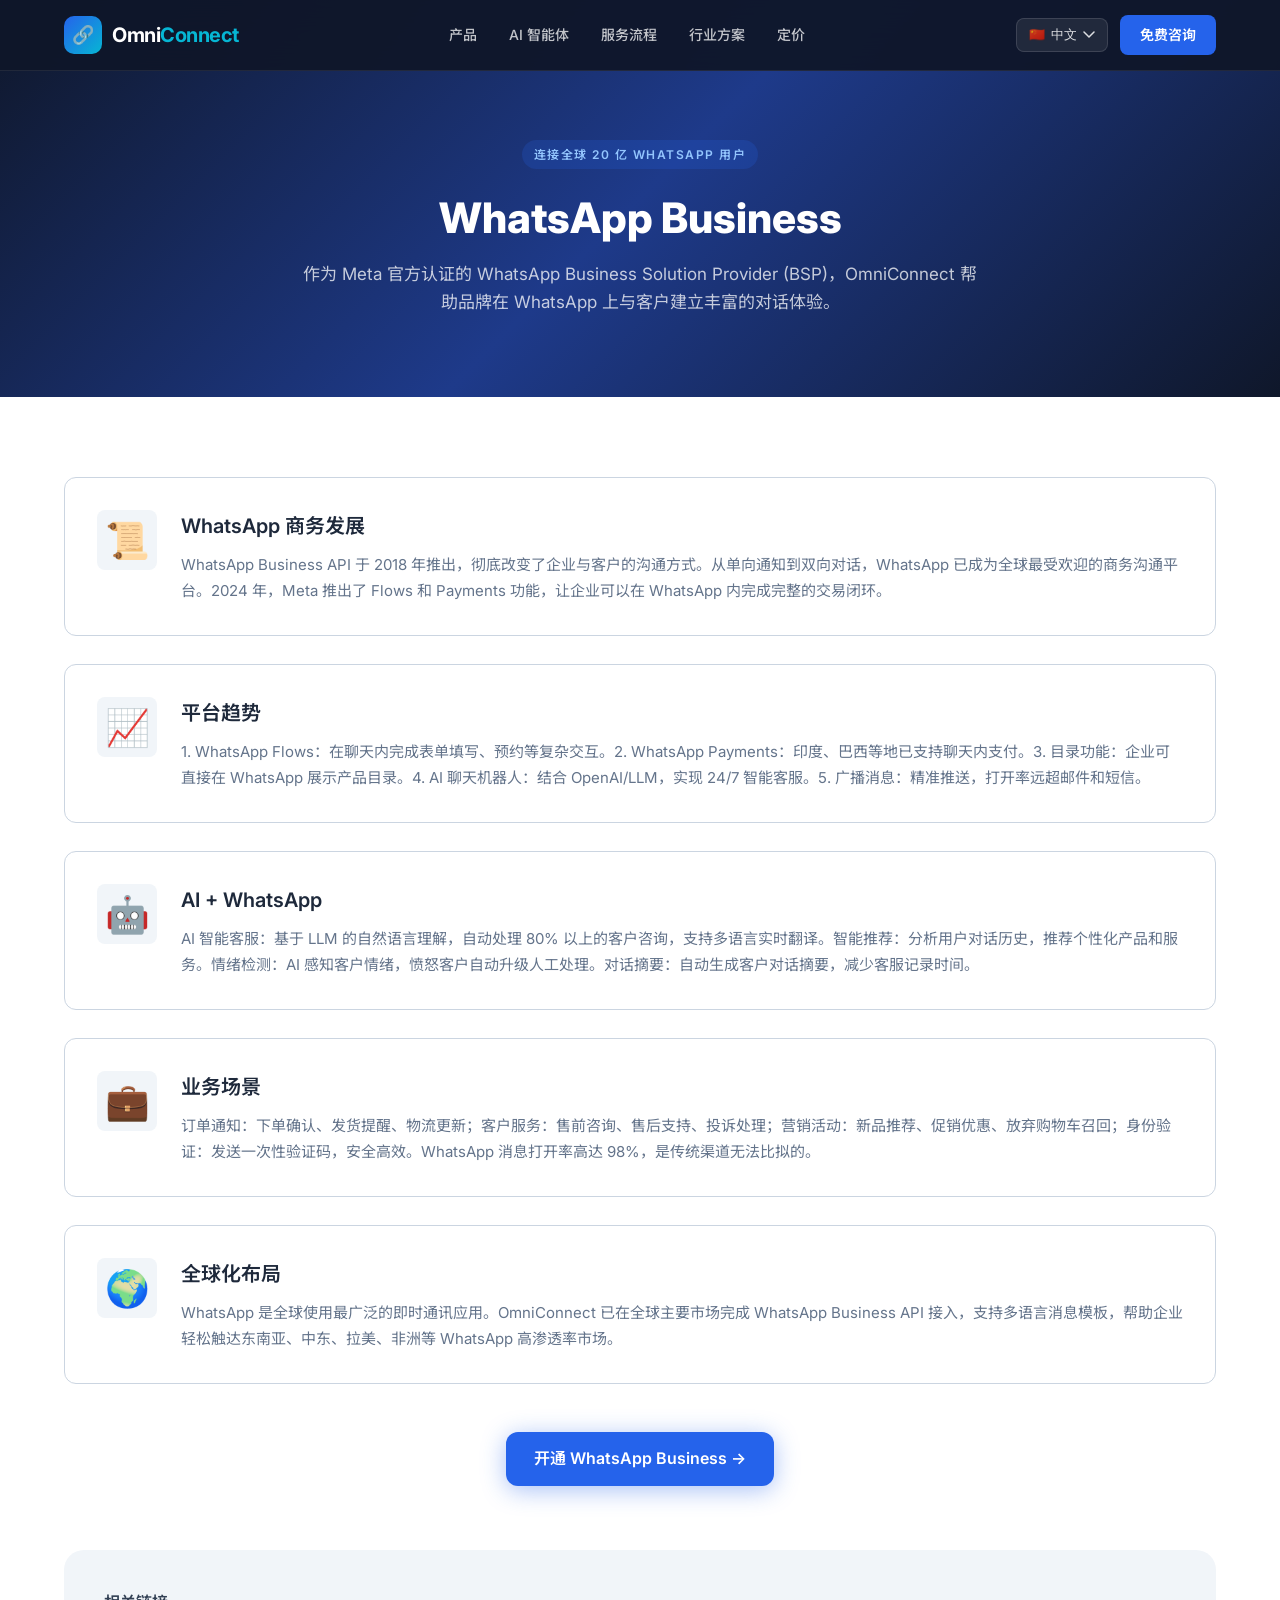
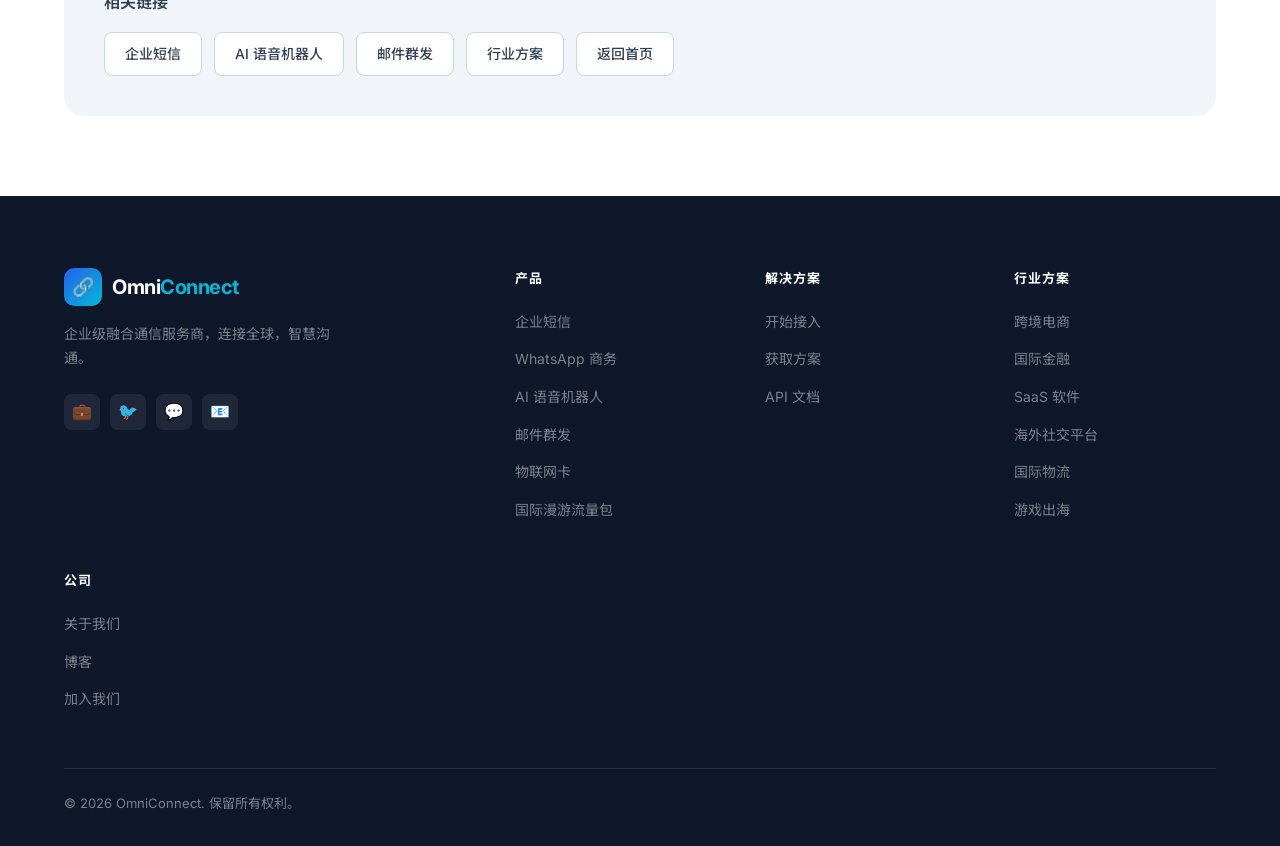
<file: pages/whatsapp.html>
<!DOCTYPE html>
<html lang="zh-CN" dir="ltr">
<head>
  <meta charset="UTF-8" />
  <meta name="viewport" content="width=device-width, initial-scale=1.0" />
  <title data-i18n="wa.title">WhatsApp Business</title>
  <meta name="description" data-i18n="wa.sub" content="连接全球 20 亿 WhatsApp 用户" />
  <link href="https://fonts.googleapis.com/css2?family=Inter:wght@300;400;500;600;700;800&family=Noto+Sans+SC:wght@300;400;500;700&family=Noto+Sans+Arabic:wght@300;400;500;700&display=swap" rel="stylesheet" />
  <link rel="stylesheet" href="/style.css" />
</head>
<body>

<section class="page-hero">
  <div class="page-hero-bg"></div>
  <div class="container page-hero-inner">
    <span class="section-tag light" data-i18n="wa.sub">连接全球 20 亿 WhatsApp 用户</span>
    <h1 data-i18n="wa.title">WhatsApp Business</h1>
    <p data-i18n="wa.desc">作为 Meta 官方认证的 WhatsApp Business Solution Provider (BSP)，OmniConnect 帮助品牌在 WhatsApp 上与客户建立丰富的对话体验。</p>
  </div>
</section>

<section class="page-content">
  <div class="container">
    <div class="info-blocks">
      <div class="info-block reveal">
        <div class="info-block-icon">📜</div>
        <div>
          <h3 data-i18n="wa.overview.title">WhatsApp 商务发展</h3>
          <p data-i18n="wa.overview.desc">WhatsApp Business API 于 2018 年推出，彻底改变了企业与客户的沟通方式。从单向通知到双向对话，WhatsApp 已成为全球最受欢迎的商务沟通平台。2024 年，Meta 推出了 Flows 和 Payments 功能，让企业可以在 WhatsApp 内完成完整的交易闭环。</p>
        </div>
      </div>
      <div class="info-block reveal">
        <div class="info-block-icon">📈</div>
        <div>
          <h3 data-i18n="wa.trends.title">平台趋势</h3>
          <p data-i18n="wa.trends.desc">WhatsApp Flows：在聊天内完成表单填写、预约等复杂交互。WhatsApp Payments：印度、巴西等地已支持聊天内支付。目录功能：企业可直接在 WhatsApp 展示产品目录。AI 聊天机器人：结合 OpenAI/LLM，实现 24/7 智能客服。广播消息：精准推送，打开率远超邮件和短信。</p>
        </div>
      </div>
      <div class="info-block reveal">
        <div class="info-block-icon">🤖</div>
        <div>
          <h3 data-i18n="wa.ai.title">AI + WhatsApp</h3>
          <p data-i18n="wa.ai.desc">AI 智能客服：基于 LLM 的自然语言理解，自动处理 80% 以上的客户咨询，支持多语言实时翻译。智能推荐：分析用户对话历史，推荐个性化产品和服务。情绪检测：AI 感知客户情绪，愤怒客户自动升级人工处理。对话摘要：自动生成客户对话摘要，减少客服记录时间。</p>
        </div>
      </div>
      <div class="info-block reveal">
        <div class="info-block-icon">💼</div>
        <div>
          <h3 data-i18n="wa.business.title">业务场景</h3>
          <p data-i18n="wa.business.desc">订单通知：下单确认、发货提醒、物流更新；客户服务：售前咨询、售后支持、投诉处理；营销活动：新品推荐、促销优惠、放弃购物车召回；身份验证：发送一次性验证码，安全高效。WhatsApp 消息打开率高达 98%。</p>
        </div>
      </div>
      <div class="info-block reveal">
        <div class="info-block-icon">🌍</div>
        <div>
          <h3 data-i18n="wa.global.title">全球化布局</h3>
          <p data-i18n="wa.global.desc">WhatsApp 是全球使用最广泛的即时通讯应用。OmniConnect 已在全球主要市场完成 WhatsApp Business API 接入，支持多语言消息模板，帮助企业轻松触达东南亚、中东、拉美、非洲等 WhatsApp 高渗透率市场。</p>
        </div>
      </div>
    </div>
    <div class="page-cta reveal">
      <a href="/index.html#contact" class="btn-primary" data-i18n="wa.cta">开通 WhatsApp Business →</a>
    </div>
    <div class="cross-links reveal">
      <h4 data-i18n="cross.related">相关链接</h4>
      <div class="cross-links-grid">
        <a href="/pages/sms.html" data-i18n="sms.title">企业短信</a>
        <a href="/pages/voice.html" data-i18n="voice.title">AI 语音机器人</a>
        <a href="/pages/email.html" data-i18n="email.title">邮件群发</a>
        <a href="/index.html#industries" data-i18n="ind.tag">行业方案</a>
        <a href="/index.html" data-i18n="cross.home">返回首页</a>
      </div>
    </div>
  </div>
</section>

<script src="/i18n.js"></script>
<script src="/main.js"></script>
<script src="/template.js"></script>
<script src="/chat-widget.js"></script>
</body>
</html>
</file>
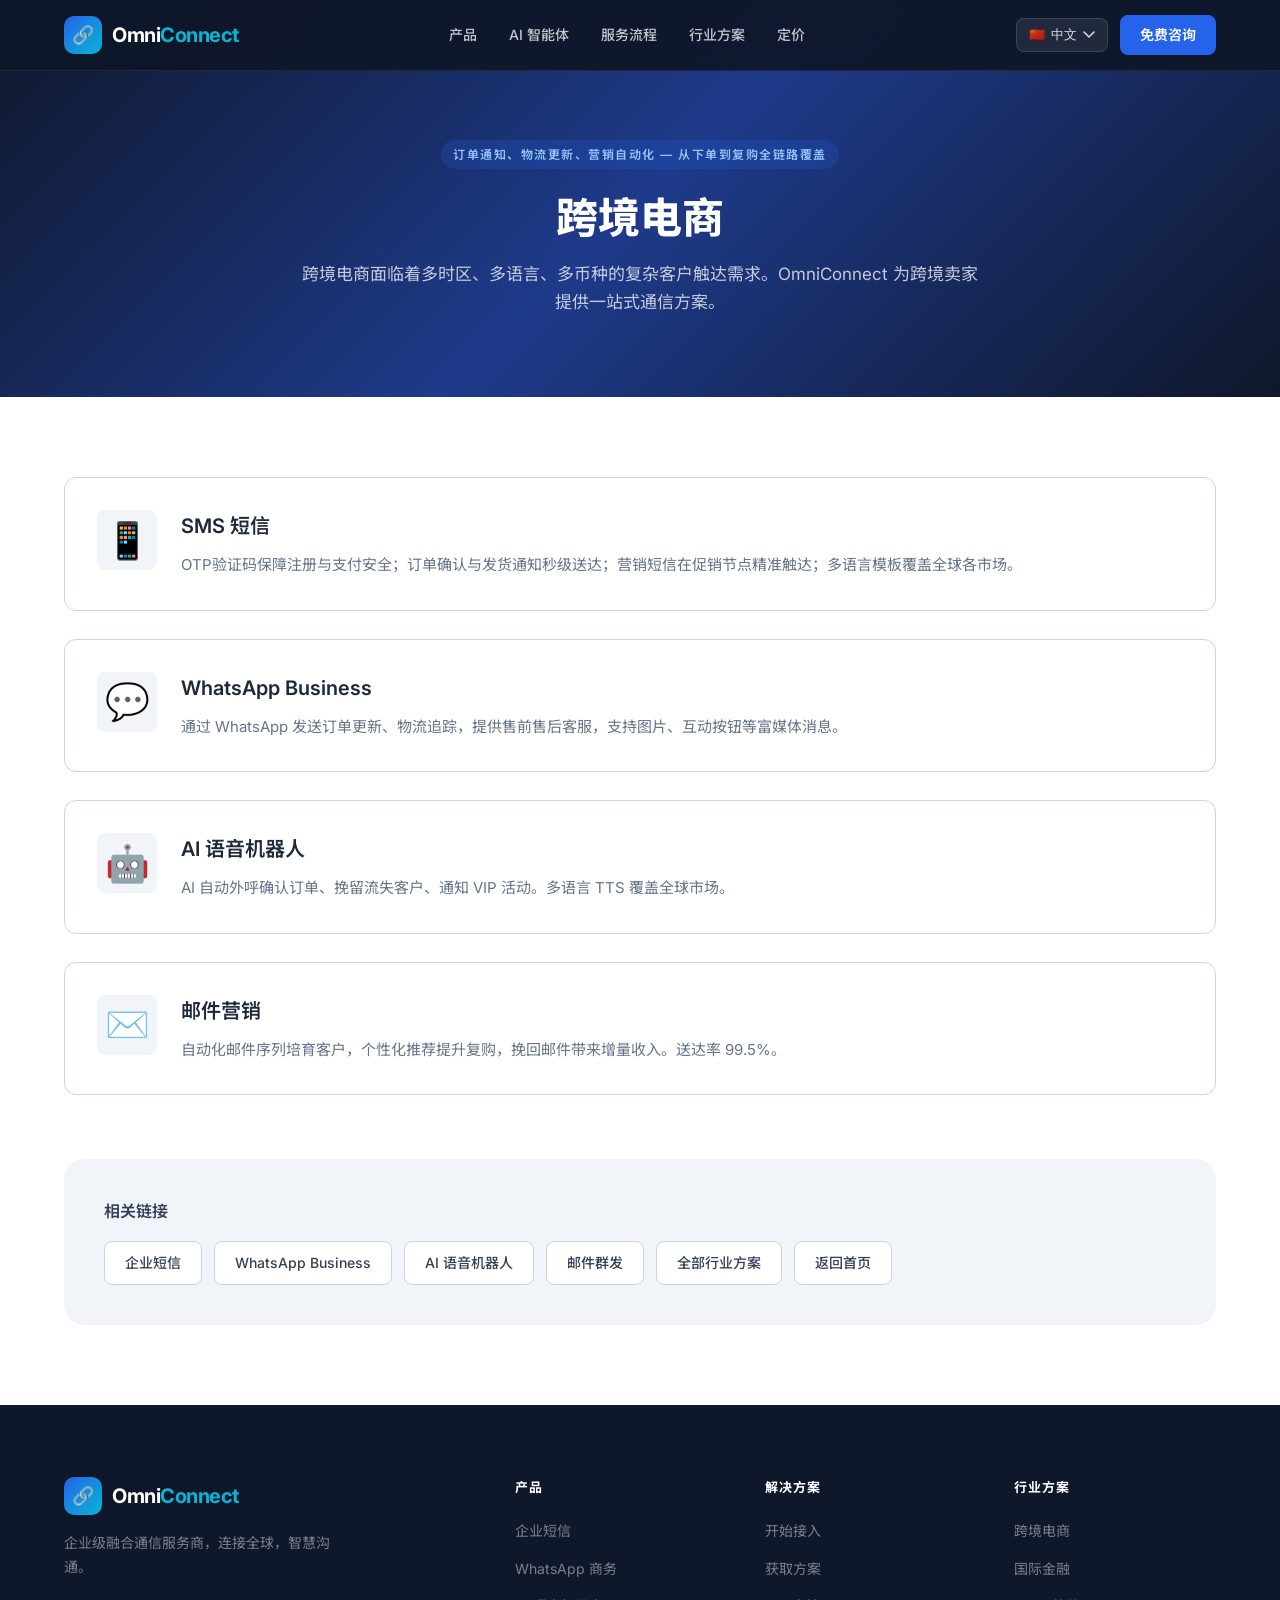
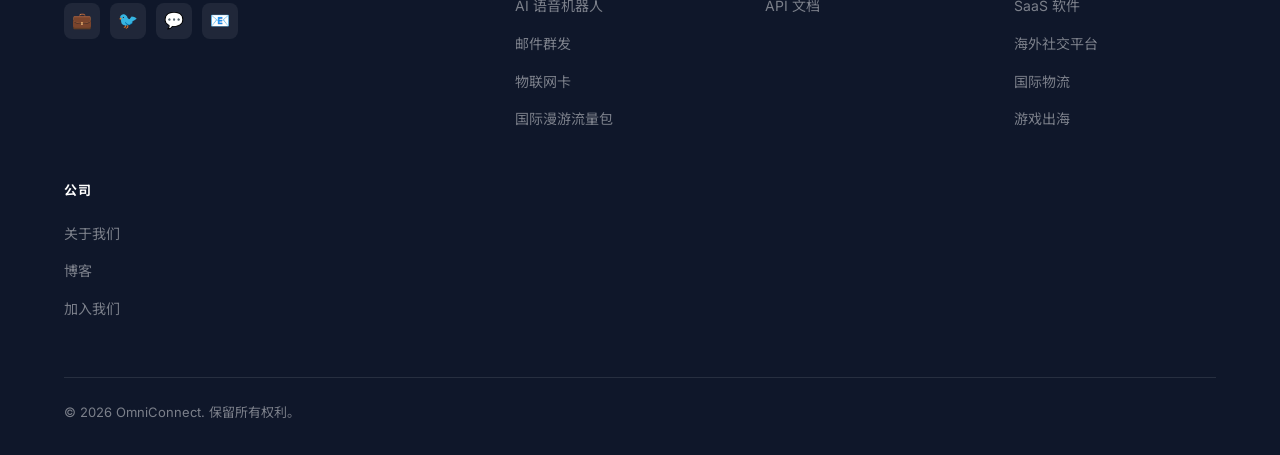
<file: pages/industries/ecommerce.html>
<!DOCTYPE html>
<html lang="zh-CN" dir="ltr">
<head>
  <meta charset="UTF-8" />
  <meta name="viewport" content="width=device-width, initial-scale=1.0" />
  <title data-i18n="ind.ecom">跨境电商</title>
  <meta name="description" data-i18n="ind.ecom.desc" content="订单通知、物流更新、营销自动化 — 从下单到复购全链路覆盖" />
  <link href="https://fonts.googleapis.com/css2?family=Inter:wght@300;400;500;600;700;800&family=Noto+Sans+SC:wght@300;400;500;700&family=Noto+Sans+Arabic:wght@300;400;500;700&display=swap" rel="stylesheet" />
  <link rel="stylesheet" href="/style.css" />
</head>
<body>

<section class="page-hero">
  <div class="page-hero-bg"></div>
  <div class="container page-hero-inner">
    <span class="section-tag light" data-i18n="ind.ecom.desc">订单通知、物流更新、营销自动化 — 从下单到复购全链路覆盖</span>
    <h1 data-i18n="ind.ecom">跨境电商</h1>
    <p data-i18n="eco.desc">跨境电商面临着多时区、多语言、多币种的复杂客户触达需求。OmniConnect 为跨境卖家提供一站式通信方案，覆盖从下单到复购的每一个客户触点。</p>
  </div>
</section>

<section class="page-content">
  <div class="container">
    <div class="info-blocks">
      <div class="info-block reveal">
        <div class="info-block-icon">📱</div>
        <div>
          <h3 data-i18n="ind.sms.title">SMS 短信</h3>
          <p data-i18n="ind.sms.desc">OTP验证码保障注册与支付安全；订单确认与发货通知秒级送达；营销短信在促销节点精准触达，打开率 98%；多语言模板覆盖全球各市场。</p>
        </div>
      </div>
      <div class="info-block reveal">
        <div class="info-block-icon">💬</div>
        <div>
          <h3 data-i18n="ind.wa.title">WhatsApp Business</h3>
          <p data-i18n="ind.wa.desc">东南亚、中东、拉美等市场 WhatsApp 渗透率极高。通过 WhatsApp 发送订单更新、物流追踪，提供售前售后客服，客户可以在熟悉的应用内完成全部沟通。</p>
        </div>
      </div>
      <div class="info-block reveal">
        <div class="info-block-icon">🤖</div>
        <div>
          <h3 data-i18n="ind.voice.title">AI 语音机器人</h3>
          <p data-i18n="ind.voice.desc">自动外呼确认高风险订单，防止欺诈；大促期间智能通知 VIP 客户提前加购；购物车放弃后 AI 外呼挽留，转化率提升 20%+。</p>
        </div>
      </div>
      <div class="info-block reveal">
        <div class="info-block-icon">✉️</div>
        <div>
          <h3 data-i18n="ind.email.title">邮件营销</h3>
          <p data-i18n="ind.email.desc">欢迎邮件 + 自动化序列培育新客；个性化推荐邮件根据浏览和购买历史智能推送；挽回邮件自动触发，为电商企业带来 30%+ 增量收入。</p>
        </div>
      </div>
    </div>
    <div class="cross-links reveal">
      <h4 data-i18n="cross.related">相关链接</h4>
      <div class="cross-links-grid">
        <a href="/pages/sms.html" data-i18n="sms.title">企业短信</a>
        <a href="/pages/whatsapp.html" data-i18n="wa.title">WhatsApp Business</a>
        <a href="/pages/voice.html" data-i18n="voice.title">AI 语音机器人</a>
        <a href="/pages/email.html" data-i18n="email.title">邮件群发</a>
        <a href="/index.html#industries" data-i18n="cross.allind">全部行业方案</a>
        <a href="/index.html" data-i18n="cross.home">返回首页</a>
      </div>
    </div>
  </div>
</section>

<script src="/i18n.js"></script>
<script src="/main.js"></script>
<script src="/template.js"></script>
<script src="/chat-widget.js"></script>
</body>
</html>
</file>
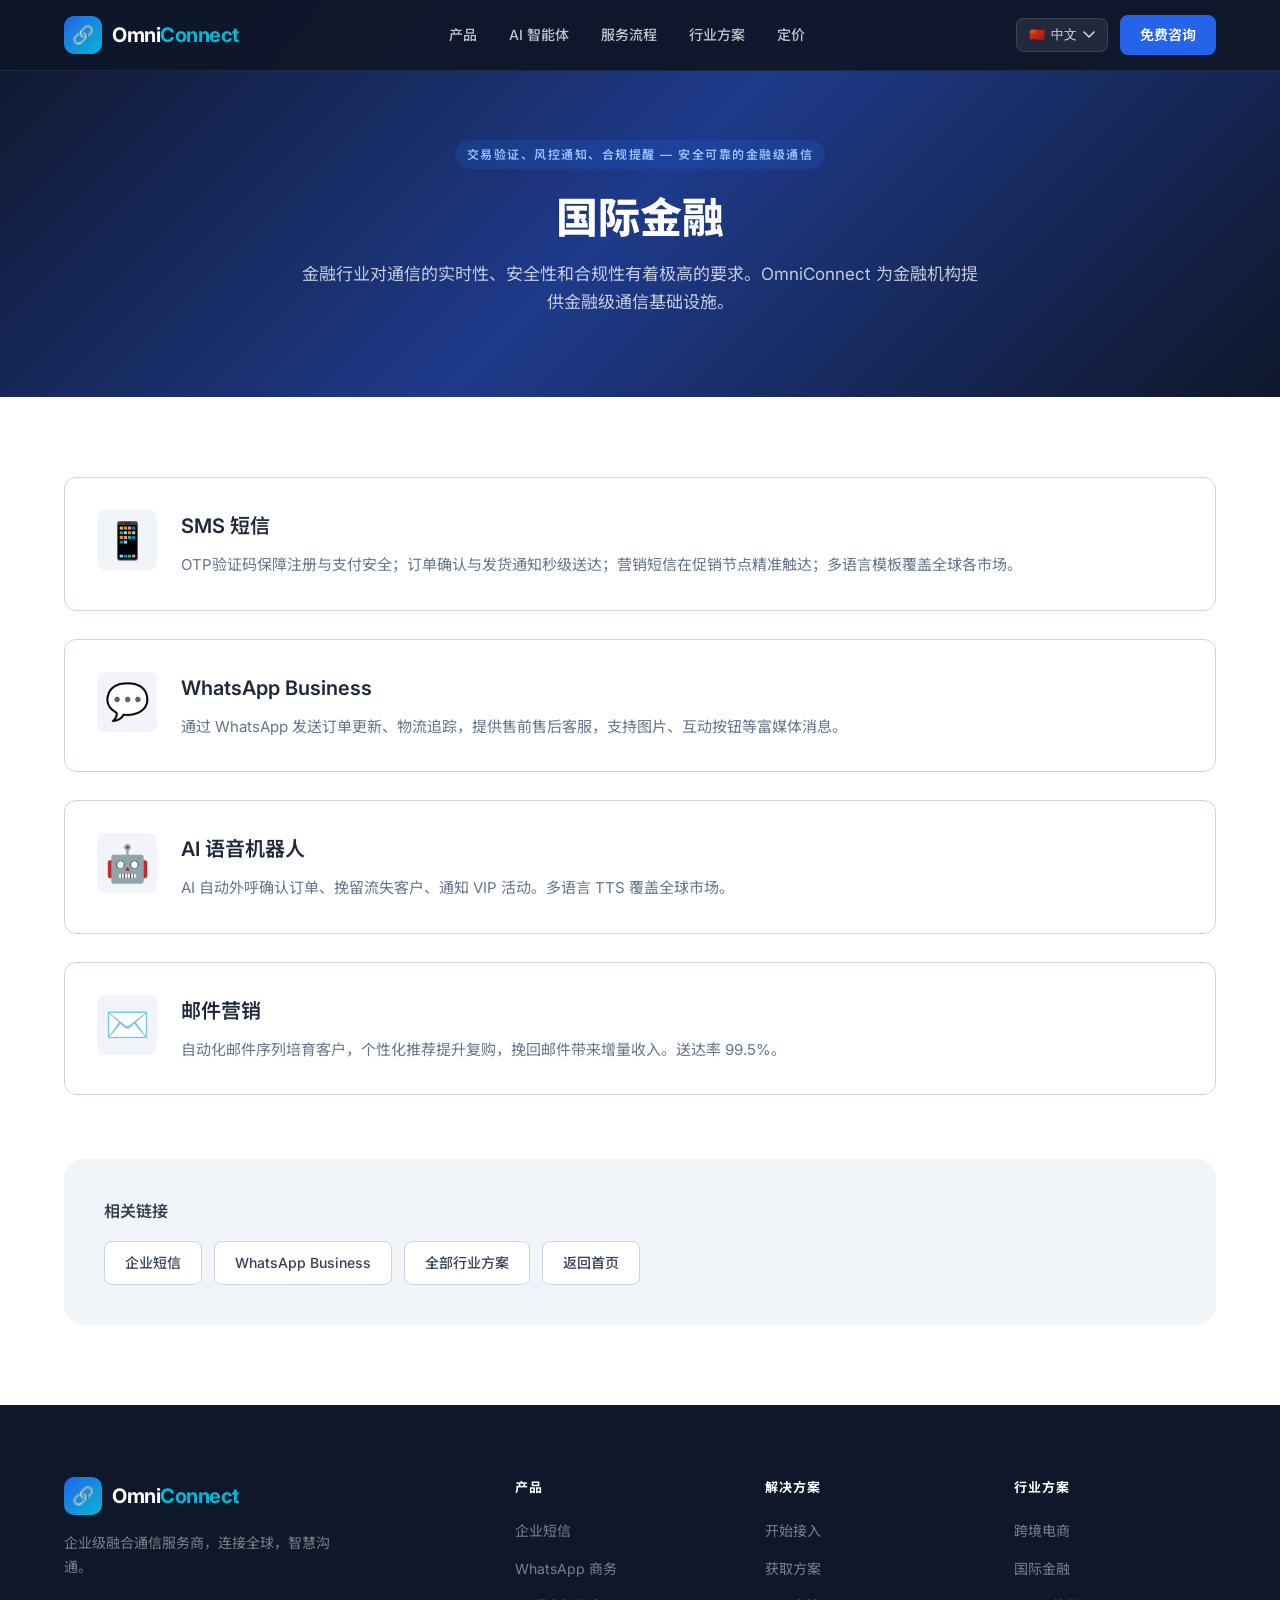
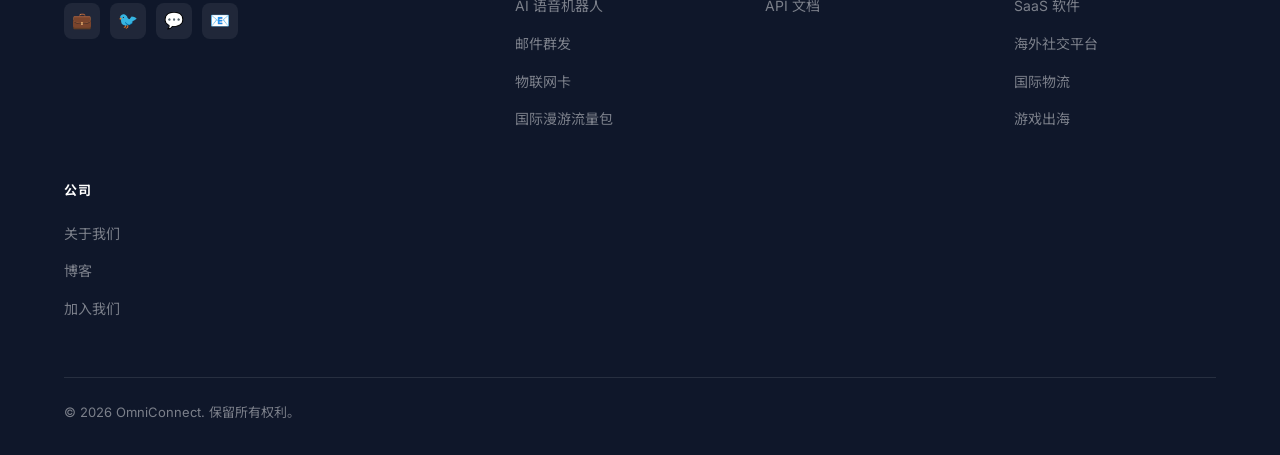
<file: pages/industries/finance.html>
<!DOCTYPE html>
<html lang="zh-CN" dir="ltr">
<head>
  <meta charset="UTF-8" />
  <meta name="viewport" content="width=device-width, initial-scale=1.0" />
  <title data-i18n="ind.fin">国际金融</title>
  <meta name="description" data-i18n="ind.fin.desc" content="交易验证、风控通知、合规提醒 — 安全可靠的金融级通信" />
  <link href="https://fonts.googleapis.com/css2?family=Inter:wght@300;400;500;600;700;800&family=Noto+Sans+SC:wght@300;400;500;700&family=Noto+Sans+Arabic:wght@300;400;500;700&display=swap" rel="stylesheet" />
  <link rel="stylesheet" href="/style.css" />
</head>
<body>

<section class="page-hero">
  <div class="page-hero-bg"></div>
  <div class="container page-hero-inner">
    <span class="section-tag light" data-i18n="ind.fin.desc">交易验证、风控通知、合规提醒 — 安全可靠的金融级通信</span>
    <h1 data-i18n="ind.fin">国际金融</h1>
    <p data-i18n="fin.desc">金融行业对通信的实时性、安全性和合规性有着极高的要求。OmniConnect 为银行、支付、保险等金融机构提供金融级通信基础设施。</p>
  </div>
</section>

<section class="page-content">
  <div class="container">
    <div class="info-blocks">
      <div class="info-block reveal">
        <div class="info-block-icon">📱</div>
        <div>
          <h3 data-i18n="ind.sms.title">SMS 短信</h3>
          <p data-i18n="ind.sms.desc">交易验证码 (OTP) 毫秒级送达；大额交易实时通知；风控预警短信自动触发；合规通知与监管信息精准推送。</p>
        </div>
      </div>
      <div class="info-block reveal">
        <div class="info-block-icon">💬</div>
        <div>
          <h3 data-i18n="ind.wa.title">WhatsApp Business</h3>
          <p data-i18n="ind.wa.desc">通过 WhatsApp 发送加密交易确认，提供 VIP 客户专属理财顾问服务，账单与对账单自动推送。端到端加密保障信息安全。</p>
        </div>
      </div>
      <div class="info-block reveal">
        <div class="info-block-icon">🤖</div>
        <div>
          <h3 data-i18n="ind.voice.title">AI 语音机器人</h3>
          <p data-i18n="ind.voice.desc">AI 外呼确认可疑交易，实时拦截欺诈；还款提醒自动外呼，合规录音存档；理财到期提醒，自动预约理财经理回访。</p>
        </div>
      </div>
      <div class="info-block reveal">
        <div class="info-block-icon">✉️</div>
        <div>
          <h3 data-i18n="ind.email.title">邮件营销</h3>
          <p data-i18n="ind.email.desc">月度账单自动发送；理财产品推荐邮件个性化推送；监管合规邮件加密传输；客户生命周期营销自动化。</p>
        </div>
      </div>
    </div>
    <div class="cross-links reveal">
      <h4 data-i18n="cross.related">相关链接</h4>
      <div class="cross-links-grid">
        <a href="/pages/sms.html" data-i18n="sms.title">企业短信</a>
        <a href="/pages/whatsapp.html" data-i18n="wa.title">WhatsApp Business</a>
        <a href="/index.html#industries" data-i18n="cross.allind">全部行业方案</a>
        <a href="/index.html" data-i18n="cross.home">返回首页</a>
      </div>
    </div>
  </div>
</section>

<script src="/i18n.js"></script>
<script src="/main.js"></script>
<script src="/template.js"></script>
<script src="/chat-widget.js"></script>
</body>
</html>
</file>
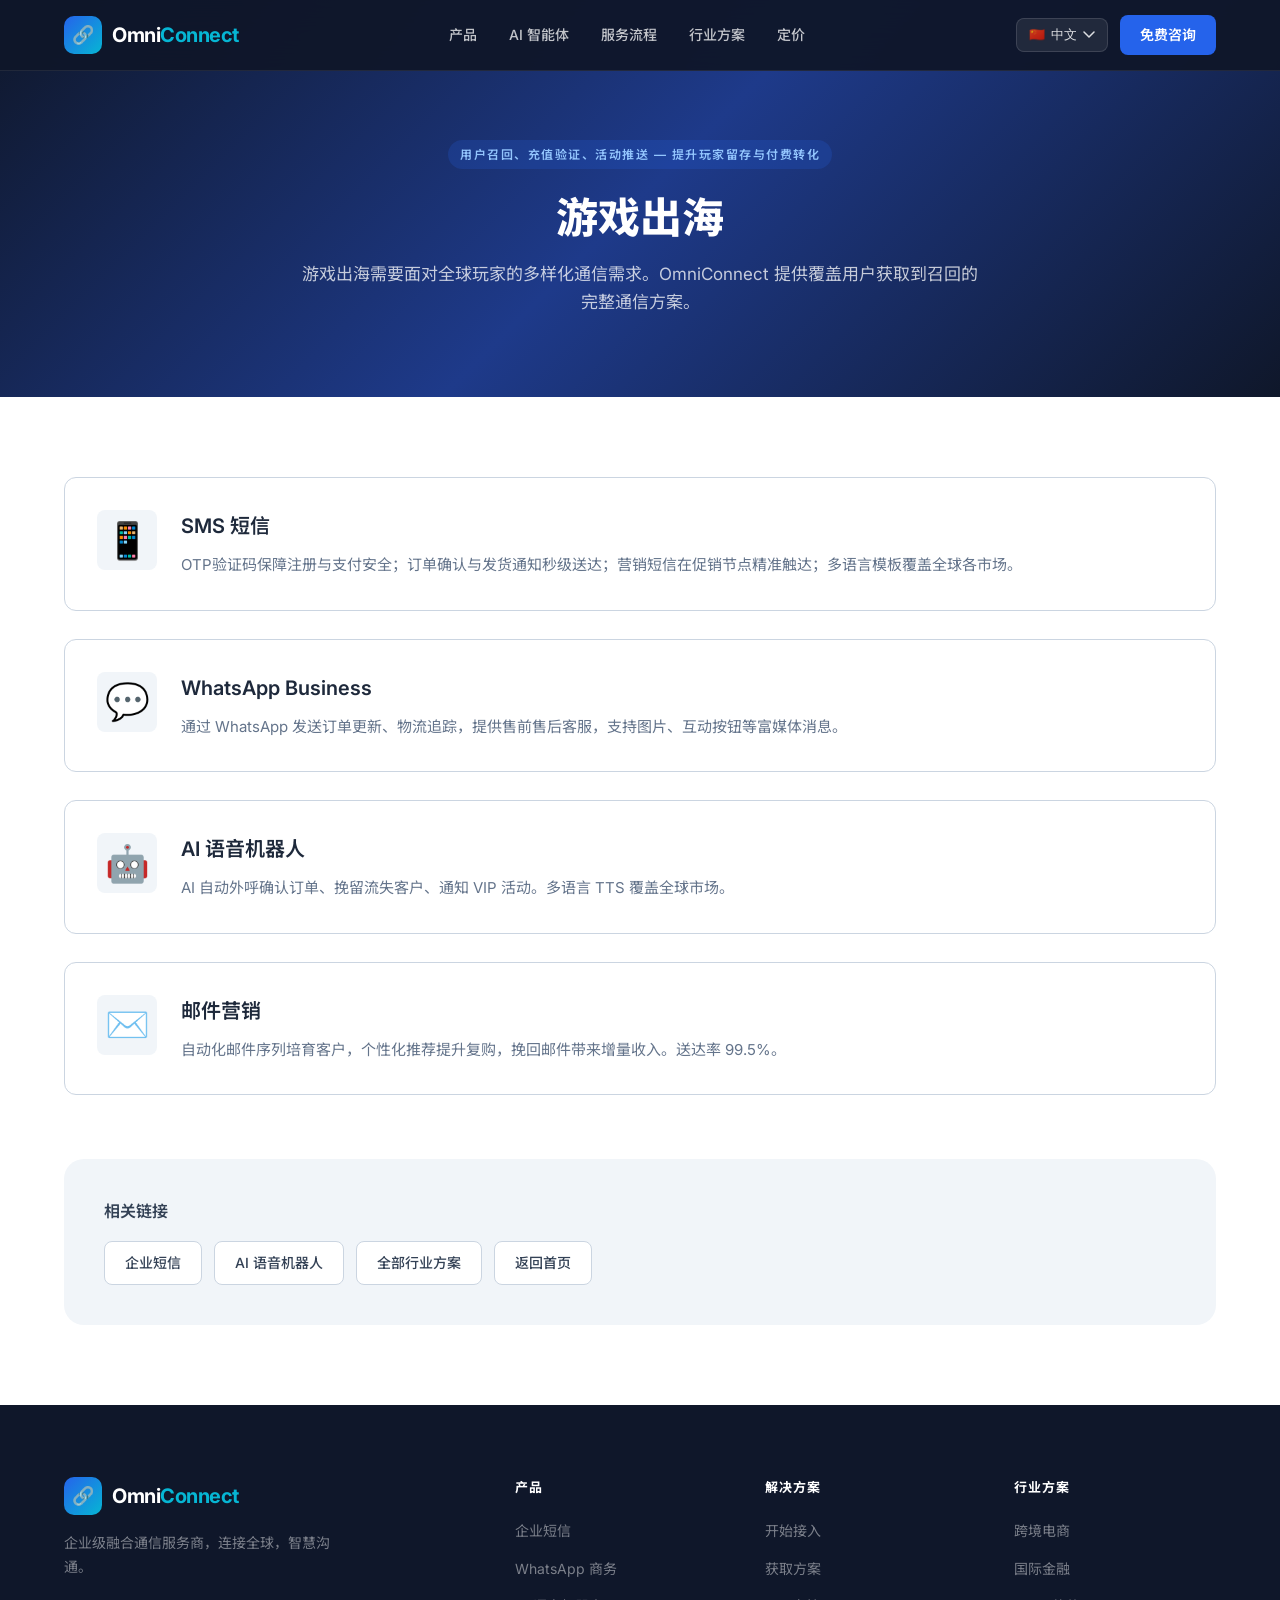
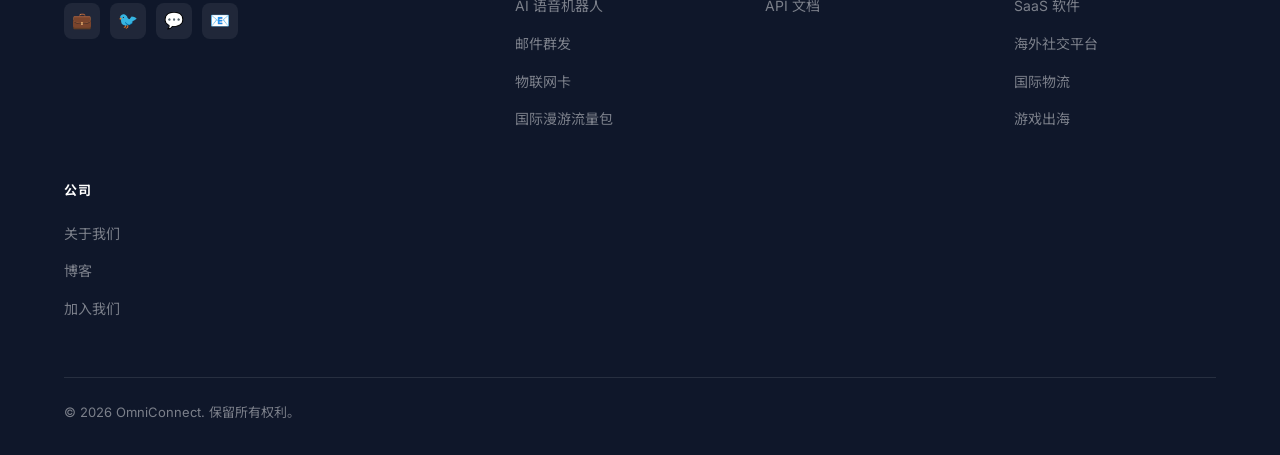
<file: pages/industries/gaming.html>
<!DOCTYPE html>
<html lang="zh-CN" dir="ltr">
<head>
  <meta charset="UTF-8" />
  <meta name="viewport" content="width=device-width, initial-scale=1.0" />
  <title data-i18n="ind.game">游戏出海</title>
  <meta name="description" data-i18n="ind.game.desc" content="用户召回、充值验证、活动推送 — 提升玩家留存与付费转化" />
  <link href="https://fonts.googleapis.com/css2?family=Inter:wght@300;400;500;600;700;800&family=Noto+Sans+SC:wght@300;400;500;700&family=Noto+Sans+Arabic:wght@300;400;500;700&display=swap" rel="stylesheet" />
  <link rel="stylesheet" href="/style.css" />
</head>
<body>

<section class="page-hero">
  <div class="page-hero-bg"></div>
  <div class="container page-hero-inner">
    <span class="section-tag light" data-i18n="ind.game.desc">用户召回、充值验证、活动推送 — 提升玩家留存与付费转化</span>
    <h1 data-i18n="ind.game">游戏出海</h1>
    <p data-i18n="game.desc">游戏出海需要面对全球玩家的多样化通信需求。OmniConnect 为游戏厂商提供覆盖用户获取、激活、付费、召回的完整通信方案。</p>
  </div>
</section>

<section class="page-content">
  <div class="container">
    <div class="info-blocks">
      <div class="info-block reveal">
        <div class="info-block-icon">📱</div>
        <div>
          <h3 data-i18n="ind.sms.title">SMS 短信</h3>
          <p data-i18n="ind.sms.desc">全球 OTP 验证码保障账户安全；充值到账即时通知；限时活动短信推送，召回流失玩家；新服开启批量通知。</p>
        </div>
      </div>
      <div class="info-block reveal">
        <div class="info-block-icon">💬</div>
        <div>
          <h3 data-i18n="ind.wa.title">WhatsApp Business</h3>
          <p data-i18n="ind.wa.desc">拉美、东南亚等游戏高增长市场 WhatsApp 覆盖极广。通过 WhatsApp 发送游戏更新、赛季通知，提供 VIP 玩家专属客服通道。</p>
        </div>
      </div>
      <div class="info-block reveal">
        <div class="info-block-icon">🤖</div>
        <div>
          <h3 data-i18n="ind.voice.title">AI 语音机器人</h3>
          <p data-i18n="ind.voice.desc">高价值玩家充值异常 AI 外呼确认；VIP 玩家生日/纪念日 AI 语音祝福；流失玩家 AI 外呼召回，赠送回归礼包；防沉迷提醒自动外呼。</p>
        </div>
      </div>
      <div class="info-block reveal">
        <div class="info-block-icon">✉️</div>
        <div>
          <h3 data-i18n="ind.email.title">邮件营销</h3>
          <p data-i18n="ind.email.desc">游戏更新日志邮件推送；赛季总结与成就展示邮件；节日限定活动预告邮件；玩家调研与反馈收集邮件。</p>
        </div>
      </div>
    </div>
    <div class="cross-links reveal">
      <h4 data-i18n="cross.related">相关链接</h4>
      <div class="cross-links-grid">
        <a href="/pages/sms.html" data-i18n="sms.title">企业短信</a>
        <a href="/pages/voice.html" data-i18n="voice.title">AI 语音机器人</a>
        <a href="/index.html#industries" data-i18n="cross.allind">全部行业方案</a>
        <a href="/index.html" data-i18n="cross.home">返回首页</a>
      </div>
    </div>
  </div>
</section>

<script src="/i18n.js"></script>
<script src="/main.js"></script>
<script src="/template.js"></script>
<script src="/chat-widget.js"></script>
</body>
</html>
</file>
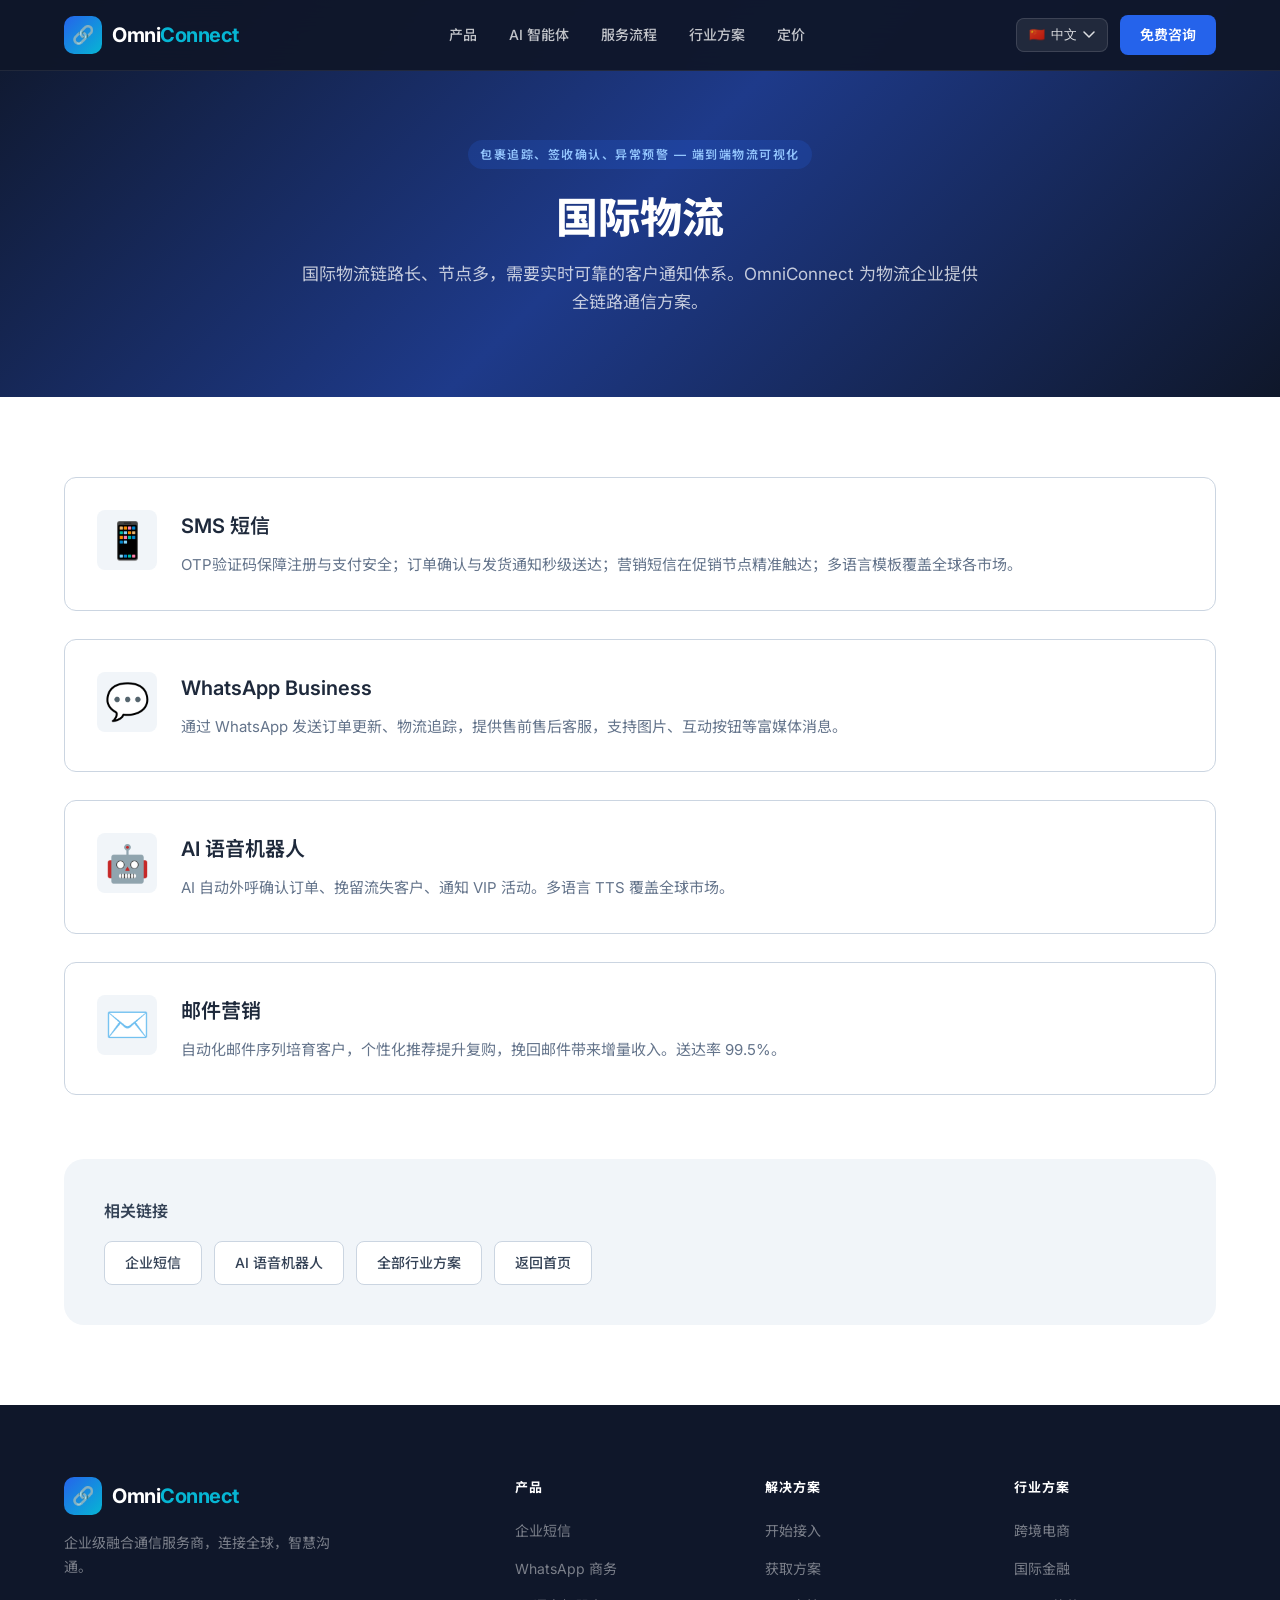
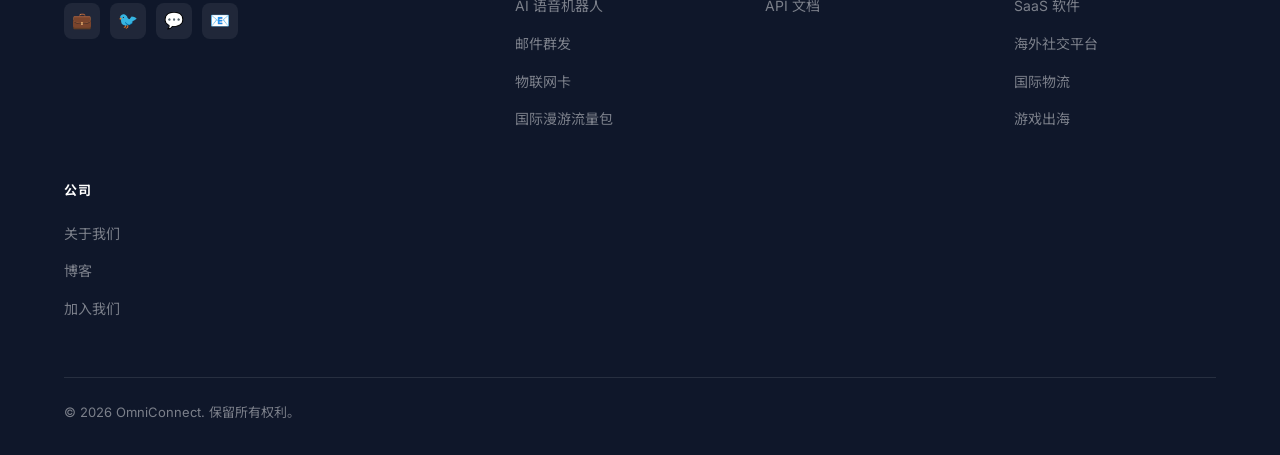
<file: pages/industries/logistics.html>
<!DOCTYPE html>
<html lang="zh-CN" dir="ltr">
<head>
  <meta charset="UTF-8" />
  <meta name="viewport" content="width=device-width, initial-scale=1.0" />
  <title data-i18n="ind.logi">国际物流</title>
  <meta name="description" data-i18n="ind.logi.desc" content="包裹追踪、签收确认、异常预警 — 端到端物流可视化" />
  <link href="https://fonts.googleapis.com/css2?family=Inter:wght@300;400;500;600;700;800&family=Noto+Sans+SC:wght@300;400;500;700&family=Noto+Sans+Arabic:wght@300;400;500;700&display=swap" rel="stylesheet" />
  <link rel="stylesheet" href="/style.css" />
</head>
<body>

<section class="page-hero">
  <div class="page-hero-bg"></div>
  <div class="container page-hero-inner">
    <span class="section-tag light" data-i18n="ind.logi.desc">包裹追踪、签收确认、异常预警 — 端到端物流可视化</span>
    <h1 data-i18n="ind.logi">国际物流</h1>
    <p data-i18n="logi.desc">国际物流链路长、节点多，需要实时、可靠的客户通知体系。OmniConnect 为物流企业提供全链路通信方案，让每一个包裹状态都及时触达客户。</p>
  </div>
</section>

<section class="page-content">
  <div class="container">
    <div class="info-blocks">
      <div class="info-block reveal">
        <div class="info-block-icon">📱</div>
        <div>
          <h3 data-i18n="ind.sms.title">SMS 短信</h3>
          <p data-i18n="ind.sms.desc">取件码、签收码秒级发送；关键节点（出库、清关、到达）自动通知；异常状态（延迟、退件）实时预警；派送员联系方式短信推送。</p>
        </div>
      </div>
      <div class="info-block reveal">
        <div class="info-block-icon">💬</div>
        <div>
          <h3 data-i18n="ind.wa.title">WhatsApp Business</h3>
          <p data-i18n="ind.wa.desc">通过 WhatsApp 发送带地图链接的包裹追踪消息；客户可以在 WhatsApp 内直接联系客服修改地址或预约派送；签收确认照片回传。</p>
        </div>
      </div>
      <div class="info-block reveal">
        <div class="info-block-icon">🤖</div>
        <div>
          <h3 data-i18n="ind.voice.title">AI 语音机器人</h3>
          <p data-i18n="ind.voice.desc">派送前 AI 自动外呼确认收件时间；地址不清时智能外呼核实；海关清关需要补充资料时自动通知；客户满意度自动回访。</p>
        </div>
      </div>
      <div class="info-block reveal">
        <div class="info-block-icon">✉️</div>
        <div>
          <h3 data-i18n="ind.email.title">邮件营销</h3>
          <p data-i18n="ind.email.desc">跨境物流全链路追踪邮件；关税与清关通知邮件；电子发票与签收单自动发送；大客户专属物流报告定期推送。</p>
        </div>
      </div>
    </div>
    <div class="cross-links reveal">
      <h4 data-i18n="cross.related">相关链接</h4>
      <div class="cross-links-grid">
        <a href="/pages/sms.html" data-i18n="sms.title">企业短信</a>
        <a href="/pages/voice.html" data-i18n="voice.title">AI 语音机器人</a>
        <a href="/index.html#industries" data-i18n="cross.allind">全部行业方案</a>
        <a href="/index.html" data-i18n="cross.home">返回首页</a>
      </div>
    </div>
  </div>
</section>

<script src="/i18n.js"></script>
<script src="/main.js"></script>
<script src="/template.js"></script>
<script src="/chat-widget.js"></script>
</body>
</html>
</file>
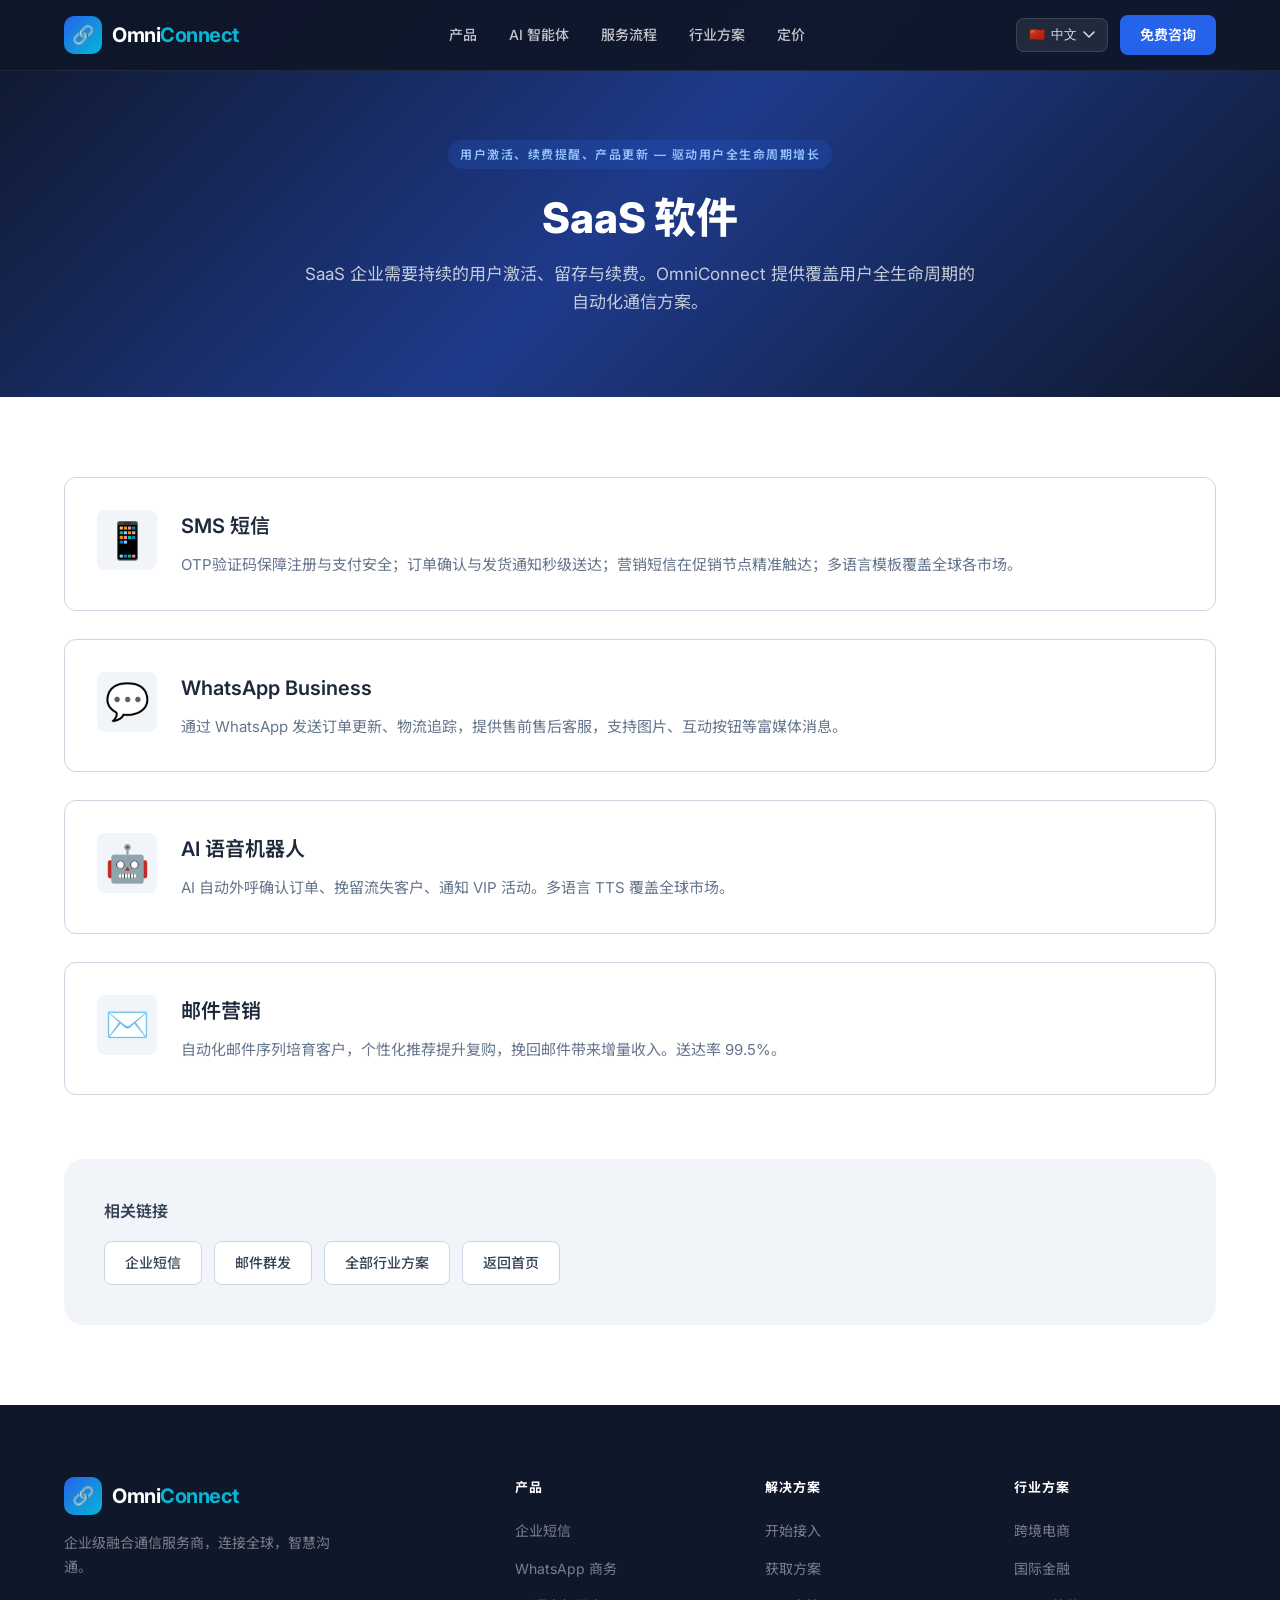
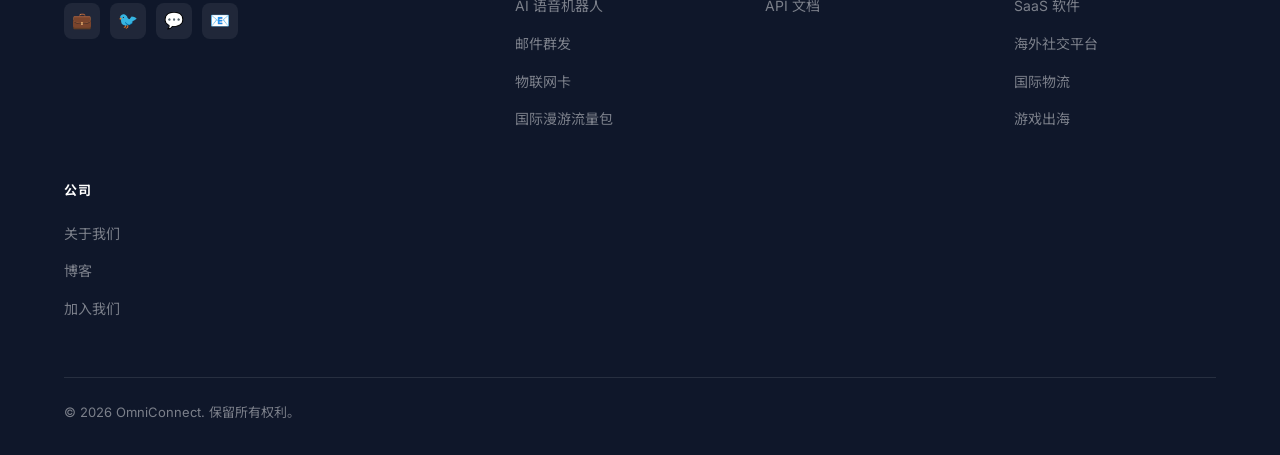
<file: pages/industries/saas.html>
<!DOCTYPE html>
<html lang="zh-CN" dir="ltr">
<head>
  <meta charset="UTF-8" />
  <meta name="viewport" content="width=device-width, initial-scale=1.0" />
  <title data-i18n="ind.saas">SaaS 软件</title>
  <meta name="description" data-i18n="ind.saas.desc" content="用户激活、续费提醒、产品更新 — 驱动用户全生命周期增长" />
  <link href="https://fonts.googleapis.com/css2?family=Inter:wght@300;400;500;600;700;800&family=Noto+Sans+SC:wght@300;400;500;700&family=Noto+Sans+Arabic:wght@300;400;500;700&display=swap" rel="stylesheet" />
  <link rel="stylesheet" href="/style.css" />
</head>
<body>

<section class="page-hero">
  <div class="page-hero-bg"></div>
  <div class="container page-hero-inner">
    <span class="section-tag light" data-i18n="ind.saas.desc">用户激活、续费提醒、产品更新 — 驱动用户全生命周期增长</span>
    <h1 data-i18n="ind.saas">SaaS 软件</h1>
    <p data-i18n="saas.desc">SaaS 企业需要持续的用户激活、留存与续费。OmniConnect 为 SaaS 企业提供覆盖用户全生命周期的自动化通信方案。</p>
  </div>
</section>

<section class="page-content">
  <div class="container">
    <div class="info-blocks">
      <div class="info-block reveal">
        <div class="info-block-icon">📱</div>
        <div>
          <h3 data-i18n="ind.sms.title">SMS 短信</h3>
          <p data-i18n="ind.sms.desc">注册验证码秒级送达；账号异常登录实时告警；续费提醒在到期前自动发送；产品更新与功能发布通知。</p>
        </div>
      </div>
      <div class="info-block reveal">
        <div class="info-block-icon">💬</div>
        <div>
          <h3 data-i18n="ind.wa.title">WhatsApp Business</h3>
          <p data-i18n="ind.wa.desc">通过 WhatsApp 提供产品演示预约、客户成功跟进、投诉升级处理。结合 AI chatbot 实现 24/7 全球客户支持。</p>
        </div>
      </div>
      <div class="info-block reveal">
        <div class="info-block-icon">🤖</div>
        <div>
          <h3 data-i18n="ind.voice.title">AI 语音机器人</h3>
          <p data-i18n="ind.voice.desc">试用到期自动外呼提醒用户升级；流失用户 AI 挽留外呼，了解流失原因并推荐替代方案；客户满意度 NPS 调研自动外呼。</p>
        </div>
      </div>
      <div class="info-block reveal">
        <div class="info-block-icon">✉️</div>
        <div>
          <h3 data-i18n="ind.email.title">邮件营销</h3>
          <p data-i18n="ind.email.desc">Onboarding 自动化邮件序列引导新用户体验核心功能；产品周报推送使用数据与最佳实践；续费倒计时邮件提升续约率。</p>
        </div>
      </div>
    </div>
    <div class="cross-links reveal">
      <h4 data-i18n="cross.related">相关链接</h4>
      <div class="cross-links-grid">
        <a href="/pages/sms.html" data-i18n="sms.title">企业短信</a>
        <a href="/pages/email.html" data-i18n="email.title">邮件群发</a>
        <a href="/index.html#industries" data-i18n="cross.allind">全部行业方案</a>
        <a href="/index.html" data-i18n="cross.home">返回首页</a>
      </div>
    </div>
  </div>
</section>

<script src="/i18n.js"></script>
<script src="/main.js"></script>
<script src="/template.js"></script>
<script src="/chat-widget.js"></script>
</body>
</html>
</file>
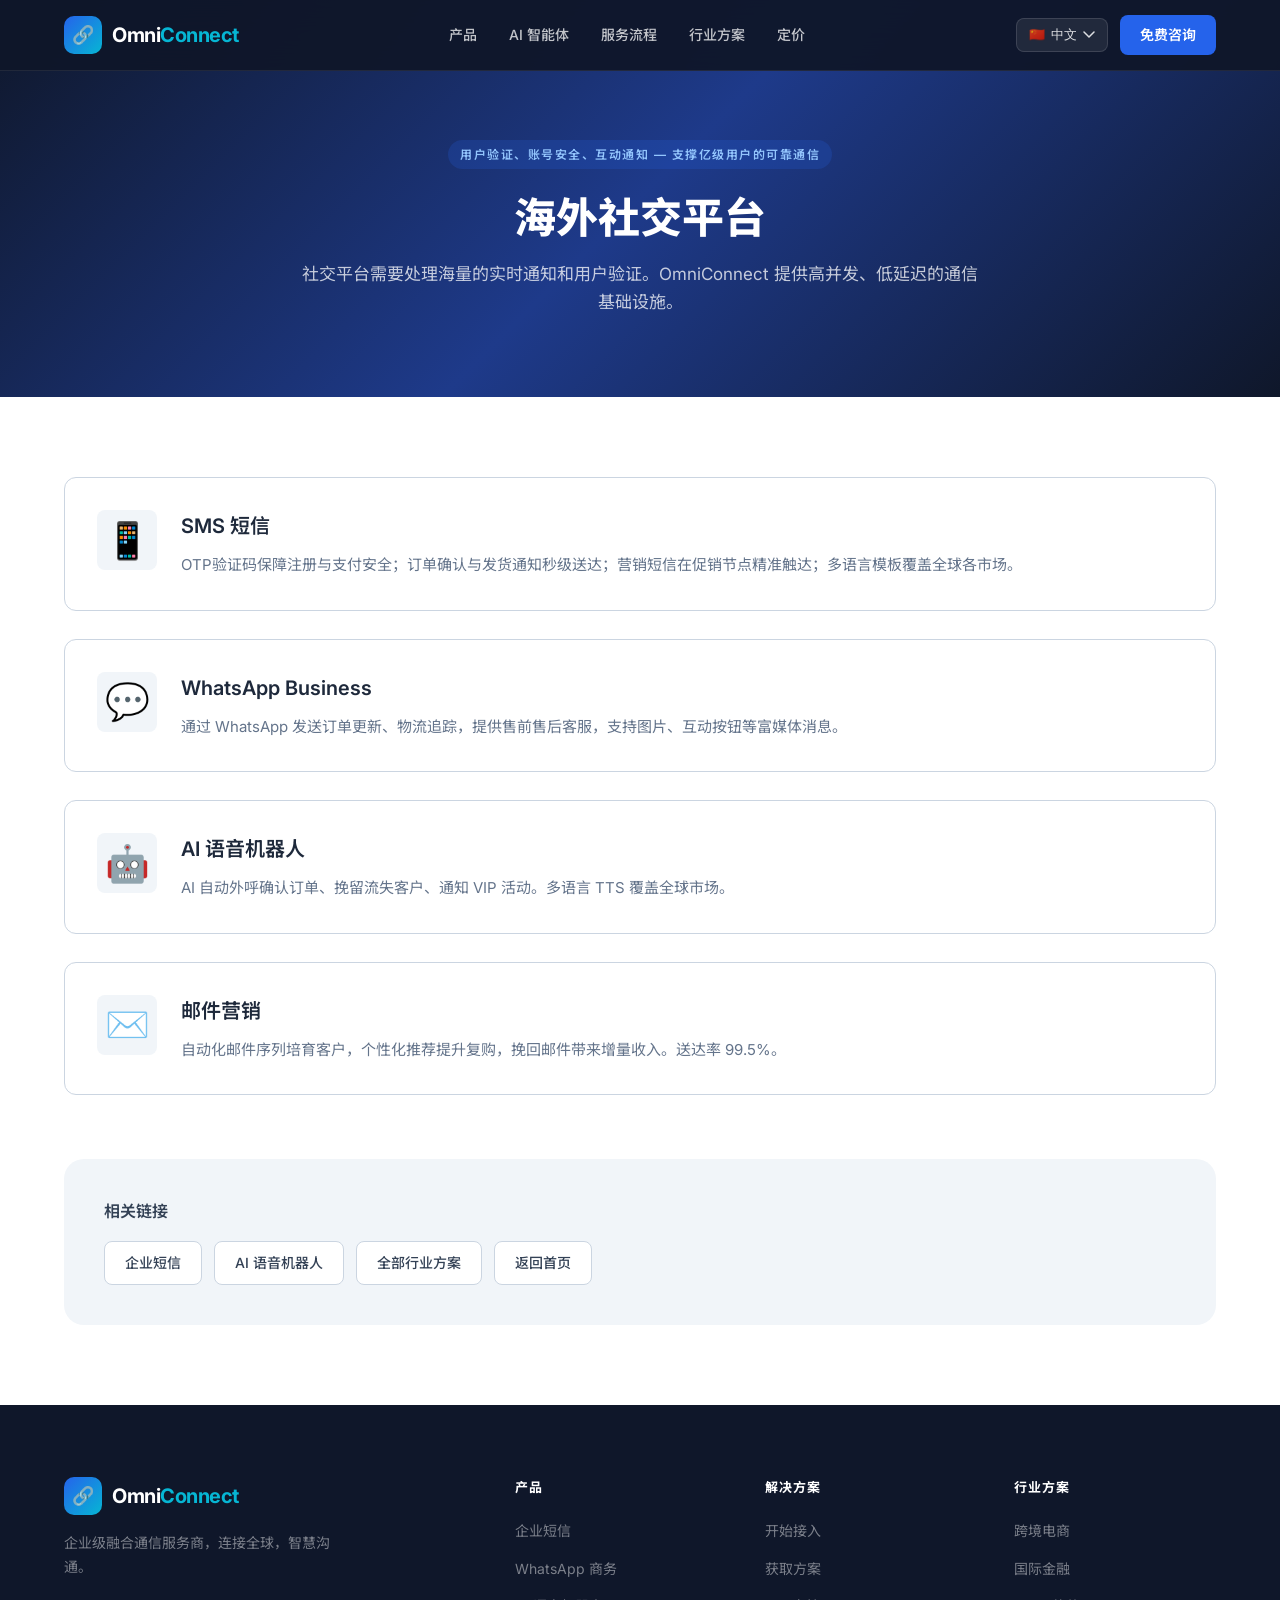
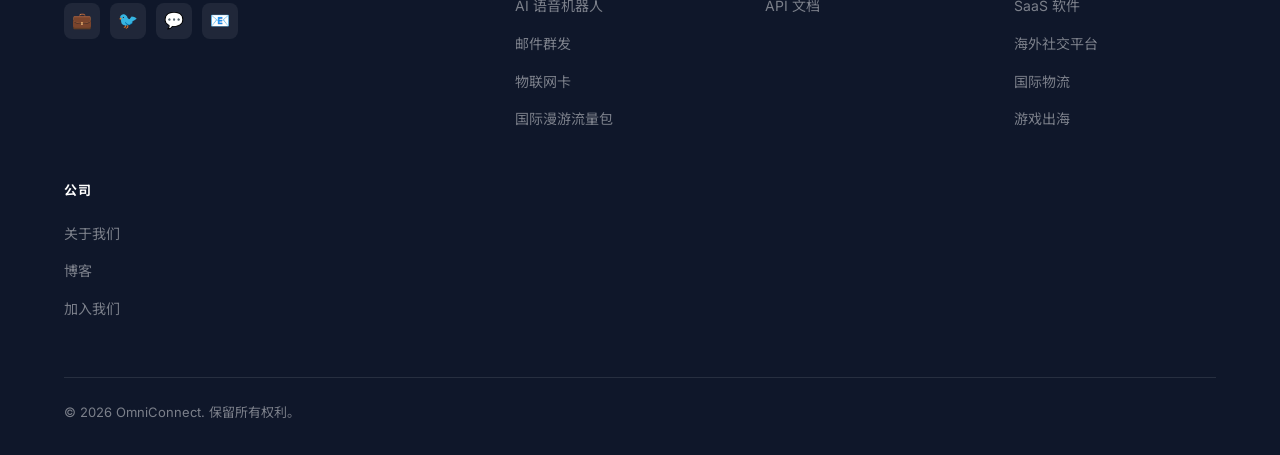
<file: pages/industries/social.html>
<!DOCTYPE html>
<html lang="zh-CN" dir="ltr">
<head>
  <meta charset="UTF-8" />
  <meta name="viewport" content="width=device-width, initial-scale=1.0" />
  <title data-i18n="ind.social">海外社交平台</title>
  <meta name="description" data-i18n="ind.social.desc" content="用户验证、账号安全、互动通知 — 支撑亿级用户的可靠通信" />
  <link href="https://fonts.googleapis.com/css2?family=Inter:wght@300;400;500;600;700;800&family=Noto+Sans+SC:wght@300;400;500;700&family=Noto+Sans+Arabic:wght@300;400;500;700&display=swap" rel="stylesheet" />
  <link rel="stylesheet" href="/style.css" />
</head>
<body>

<section class="page-hero">
  <div class="page-hero-bg"></div>
  <div class="container page-hero-inner">
    <span class="section-tag light" data-i18n="ind.social.desc">用户验证、账号安全、互动通知 — 支撑亿级用户的可靠通信</span>
    <h1 data-i18n="ind.social">海外社交平台</h1>
    <p data-i18n="social.desc">社交平台需要处理海量的实时通知、用户验证和互动消息。OmniConnect 提供高并发、低延迟的通信基础设施，支撑亿级用户规模。</p>
  </div>
</section>

<section class="page-content">
  <div class="container">
    <div class="info-blocks">
      <div class="info-block reveal">
        <div class="info-block-icon">📱</div>
        <div>
          <h3 data-i18n="ind.sms.title">SMS 短信</h3>
          <p data-i18n="ind.sms.desc">注册/登录验证码秒级全球送达；账号安全告警实时通知；好友邀请短信一键触达；运营活动批量推送。</p>
        </div>
      </div>
      <div class="info-block reveal">
        <div class="info-block-icon">💬</div>
        <div>
          <h3 data-i18n="ind.wa.title">WhatsApp Business</h3>
          <p data-i18n="ind.wa.desc">利用 WhatsApp 高打开率发送重要安全通知；通过 WhatsApp 向用户发送热门内容推荐，提升 DAU；社区运营与创作者沟通。</p>
        </div>
      </div>
      <div class="info-block reveal">
        <div class="info-block-icon">🤖</div>
        <div>
          <h3 data-i18n="ind.voice.title">AI 语音机器人</h3>
          <p data-i18n="ind.voice.desc">实名认证语音验证码；高危操作二次确认外呼；VIP 用户专属客服 AI 自动接听；内容审核结果通知。</p>
        </div>
      </div>
      <div class="info-block reveal">
        <div class="info-block-icon">✉️</div>
        <div>
          <h3 data-i18n="ind.email.title">邮件营销</h3>
          <p data-i18n="ind.email.desc">每周精选内容推送邮件；好友动态汇总通知；隐私政策更新合规邮件；用户调研与 NPS 评分邮件。</p>
        </div>
      </div>
    </div>
    <div class="cross-links reveal">
      <h4 data-i18n="cross.related">相关链接</h4>
      <div class="cross-links-grid">
        <a href="/pages/sms.html" data-i18n="sms.title">企业短信</a>
        <a href="/pages/voice.html" data-i18n="voice.title">AI 语音机器人</a>
        <a href="/index.html#industries" data-i18n="cross.allind">全部行业方案</a>
        <a href="/index.html" data-i18n="cross.home">返回首页</a>
      </div>
    </div>
  </div>
</section>

<script src="/i18n.js"></script>
<script src="/main.js"></script>
<script src="/template.js"></script>
<script src="/chat-widget.js"></script>
</body>
</html>
</file>
<file: style.css>
/* ===== RESET & VARS ===== */
*, *::before, *::after { box-sizing: border-box; margin: 0; padding: 0; }
:root {
  --pri: #2563EB; --pri-dark: #1D4ED8; --pri-light: #EFF6FF;
  --acc: #06B6D4; --acc2: #8B5CF6; --success: #10B981;
  --warn: #F59E0B; --dark: #0F172A;
  --g900: #1E293B; --g700: #334155; --g500: #64748B;
  --g300: #CBD5E1; --g100: #F1F5F9; --wh: #FFFFFF;
  --grad: linear-gradient(135deg,#0F172A 0%,#1E3A8A 50%,#0F172A 100%);
  --sh-sm: 0 1px 3px rgba(0,0,0,.12);
  --sh-md: 0 4px 16px rgba(0,0,0,.12);
  --sh-lg: 0 12px 40px rgba(0,0,0,.15);
  --sh-xl: 0 24px 64px rgba(0,0,0,.2);
  --r-sm: 8px; --r-md: 12px; --r-lg: 20px; --r-xl: 28px;
  --tr: .25s cubic-bezier(.4,0,.2,1);
}
html { scroll-behavior: smooth; }
body { font-family: 'Inter','Noto Sans SC',sans-serif; color: var(--g900); background: var(--wh); line-height: 1.6; overflow-x: hidden; }
html[dir="rtl"] body { font-family: 'Noto Sans Arabic','Inter',sans-serif; }
.container { max-width: 1200px; margin: 0 auto; padding: 0 24px; }

/* ===== NAVBAR ===== */
.navbar { position: fixed; top: 0; left: 0; right: 0; z-index: 1000; background: rgba(15,23,42,.95); backdrop-filter: blur(16px); border-bottom: 1px solid rgba(255,255,255,.08); transition: var(--tr); }
.navbar.scrolled { box-shadow: var(--sh-lg); }
.nav-inner { display: flex; align-items: center; justify-content: space-between; height: 70px; gap: 24px; }
.logo { display: flex; align-items: center; gap: 10px; text-decoration: none; flex-shrink: 0; }
.logo-icon { width: 38px; height: 38px; background: linear-gradient(135deg,var(--pri),var(--acc)); border-radius: 10px; display: flex; align-items: center; justify-content: center; font-size: 18px; }
.logo-text { font-size: 20px; font-weight: 700; color: var(--wh); letter-spacing: -.5px; }
.logo-text span { color: var(--acc); }
.nav-links { display: flex; align-items: center; gap: 4px; list-style: none; flex: 1; justify-content: center; }
.nav-links a { color: rgba(255,255,255,.75); text-decoration: none; font-size: 14px; font-weight: 500; padding: 8px 14px; border-radius: var(--r-sm); transition: var(--tr); }
.nav-links a:hover { color: var(--wh); background: rgba(255,255,255,.08); }
.nav-right { display: flex; align-items: center; gap: 12px; flex-shrink: 0; }
.lang-switcher { position: relative; }
.lang-btn { display: flex; align-items: center; gap: 6px; background: rgba(255,255,255,.08); border: 1px solid rgba(255,255,255,.12); color: rgba(255,255,255,.85); font-size: 13px; font-weight: 500; padding: 7px 12px; border-radius: var(--r-sm); cursor: pointer; transition: var(--tr); }
.lang-btn:hover { background: rgba(255,255,255,.14); }
.lang-dropdown { display: none; position: absolute; top: calc(100% + 8px); right: 0; background: var(--g900); border: 1px solid rgba(255,255,255,.1); border-radius: var(--r-md); overflow: hidden; min-width: 160px; box-shadow: var(--sh-xl); z-index: 100; }
.lang-switcher:hover .lang-dropdown { display: block; }
.lang-option { display: flex; align-items: center; gap: 10px; padding: 11px 16px; color: rgba(255,255,255,.8); font-size: 13px; cursor: pointer; transition: var(--tr); }
.lang-option:hover { background: rgba(255,255,255,.08); color: var(--wh); }
.lang-option.active { color: var(--acc); }
.btn-nav { background: var(--pri); color: var(--wh); font-size: 14px; font-weight: 600; padding: 9px 20px; border-radius: var(--r-sm); text-decoration: none; transition: var(--tr); }
.btn-nav:hover { background: var(--pri-dark); transform: translateY(-1px); }
.hamburger { display: none; flex-direction: column; gap: 5px; cursor: pointer; padding: 6px; }
.hamburger span { width: 24px; height: 2px; background: var(--wh); border-radius: 2px; transition: var(--tr); }
.mobile-menu { display: none; position: fixed; top: 70px; left: 0; right: 0; background: var(--g900); border-bottom: 1px solid rgba(255,255,255,.08); padding: 20px; z-index: 999; }
.mobile-menu.open { display: block; }
.mobile-links { list-style: none; display: flex; flex-direction: column; gap: 4px; }
.mobile-links a { display: block; padding: 12px 16px; color: rgba(255,255,255,.75); text-decoration: none; font-size: 15px; border-radius: var(--r-sm); transition: var(--tr); }
.mobile-links a:hover { background: rgba(255,255,255,.06); color: var(--wh); }

/* ===== HERO ===== */
.hero { min-height: 100vh; background: var(--grad); position: relative; display: flex; align-items: center; overflow: hidden; padding-top: 70px; }
.hero-bg { position: absolute; inset: 0; overflow: hidden; }
.hero-orb { position: absolute; border-radius: 50%; filter: blur(80px); opacity: .35; }
.hero-orb-1 { width: 600px; height: 600px; background: radial-gradient(circle,#2563EB,transparent); top: -200px; left: -100px; }
.hero-orb-2 { width: 500px; height: 500px; background: radial-gradient(circle,#06B6D4,transparent); bottom: -150px; right: -100px; }
.hero-orb-3 { width: 400px; height: 400px; background: radial-gradient(circle,#8B5CF6,transparent); top: 40%; left: 50%; transform: translateX(-50%); }
.hero-grid { position: absolute; inset: 0; background-image: radial-gradient(circle,rgba(255,255,255,.08) 1px,transparent 1px); background-size: 40px 40px; mask-image: radial-gradient(ellipse at center,black 40%,transparent 80%); }
.hero-content { position: relative; z-index: 2; max-width: 740px; padding: 80px 0 60px; }
.hero-badge { display: inline-flex; align-items: center; gap: 8px; background: rgba(37,99,235,.2); border: 1px solid rgba(37,99,235,.4); color: #93C5FD; font-size: 13px; font-weight: 500; padding: 6px 14px; border-radius: 100px; margin-bottom: 28px; backdrop-filter: blur(8px); }
.hero-badge .dot { width: 6px; height: 6px; background: var(--acc); border-radius: 50%; animation: pulse 2s infinite; }
@keyframes pulse { 0%,100%{opacity:1;transform:scale(1)} 50%{opacity:.5;transform:scale(.8)} }
.hero h1 { font-size: clamp(36px,5.5vw,68px); font-weight: 800; color: var(--wh); line-height: 1.12; letter-spacing: -1.5px; margin-bottom: 24px; }
.hero h1 .highlight { background: linear-gradient(90deg,#60A5FA,#06B6D4); -webkit-background-clip: text; -webkit-text-fill-color: transparent; background-clip: text; }
.hero-desc { font-size: clamp(16px,1.8vw,19px); color: rgba(255,255,255,.65); max-width: 580px; margin-bottom: 44px; line-height: 1.7; }
.hero-actions { display: flex; gap: 16px; flex-wrap: wrap; margin-bottom: 64px; }
.btn-primary { display: inline-flex; align-items: center; gap: 8px; background: var(--pri); color: var(--wh); font-size: 16px; font-weight: 600; padding: 14px 28px; border-radius: var(--r-md); text-decoration: none; transition: var(--tr); box-shadow: 0 4px 24px rgba(37,99,235,.4); }
.btn-primary:hover { background: var(--pri-dark); transform: translateY(-2px); box-shadow: 0 8px 32px rgba(37,99,235,.5); }
.btn-outline { display: inline-flex; align-items: center; gap: 8px; background: transparent; color: var(--wh); font-size: 16px; font-weight: 600; padding: 14px 28px; border-radius: var(--r-md); text-decoration: none; border: 1.5px solid rgba(255,255,255,.25); transition: var(--tr); }
.btn-outline:hover { border-color: rgba(255,255,255,.6); background: rgba(255,255,255,.06); transform: translateY(-2px); }
.hero-stats { display: flex; gap: 48px; flex-wrap: wrap; }
.hero-stat-num { font-size: 36px; font-weight: 800; color: var(--wh); letter-spacing: -1px; line-height: 1; }
.hero-stat-num span { color: var(--acc); }
.hero-stat-label { font-size: 13px; color: rgba(255,255,255,.5); margin-top: 4px; }
/* Floating cards */
.float-cards-wrap { position: absolute; right: 5%; top: 50%; transform: translateY(-50%); z-index: 2; width: 260px; }
.float-card { position: absolute; background: rgba(255,255,255,.07); backdrop-filter: blur(20px); border: 1px solid rgba(255,255,255,.12); border-radius: var(--r-md); padding: 14px 18px; display: flex; align-items: center; gap: 12px; animation: float 6s ease-in-out infinite; white-space: nowrap; }
.fc-1{top:-120px;right:0;animation-delay:0s}
.fc-2{top:10px;right:30px;animation-delay:1.5s}
.fc-3{top:140px;right:0;animation-delay:3s}
.fc-4{top:270px;right:20px;animation-delay:0.8s}
@keyframes float { 0%,100%{transform:translateY(0)} 50%{transform:translateY(-12px)} }
.float-card-icon { width: 36px; height: 36px; border-radius: 9px; display: flex; align-items: center; justify-content: center; font-size: 18px; }
.float-card-info { display: flex; flex-direction: column; }
.float-card-title { font-size: 11px; color: rgba(255,255,255,.5); }
.float-card-value { font-size: 14px; font-weight: 600; color: var(--wh); }

/* ===== LOGOS ===== */
.logos-strip { background: var(--g100); padding: 40px 0; overflow: hidden; }
.logos-label { text-align: center; font-size: 13px; color: var(--g500); margin-bottom: 24px; font-weight: 500; }
.logos-track { display: flex; gap: 60px; animation: scroll-x 30s linear infinite; width: max-content; }
@keyframes scroll-x { 0%{transform:translateX(0)} 100%{transform:translateX(-50%)} }
.logo-item { display: flex; align-items: center; gap: 8px; color: var(--g500); font-size: 14px; font-weight: 600; white-space: nowrap; opacity: .6; transition: var(--tr); }
.logo-item:hover { opacity: 1; }

/* ===== SECTIONS ===== */
section { padding: 96px 0; }
.section-tag { display: inline-flex; align-items: center; gap: 6px; font-size: 12px; font-weight: 600; text-transform: uppercase; letter-spacing: 1.5px; color: var(--pri); background: var(--pri-light); padding: 5px 12px; border-radius: 100px; margin-bottom: 16px; }
.section-tag.light { background: rgba(37,99,235,.2); color: #93C5FD; }
.section-title { font-size: clamp(28px,3.5vw,44px); font-weight: 800; color: var(--dark); line-height: 1.2; letter-spacing: -.8px; margin-bottom: 16px; }
.section-title.light { color: var(--wh); }
.section-desc { font-size: 17px; color: var(--g500); max-width: 600px; line-height: 1.7; }
.section-desc.light { color: rgba(255,255,255,.55); }
.section-header { text-align: center; margin-bottom: 64px; }
.section-header .section-desc { margin: 0 auto; }

/* ===== PRODUCTS ===== */
.products-grid { display: grid; grid-template-columns: repeat(3,1fr); gap: 24px; }
.product-card { background: var(--wh); border: 1.5px solid var(--g100); border-radius: var(--r-xl); padding: 32px; transition: var(--tr); position: relative; overflow: hidden; cursor: pointer; }
.product-card::before { content: ''; position: absolute; top: 0; left: 0; right: 0; height: 3px; background: var(--cg,linear-gradient(90deg,var(--pri),var(--acc))); transform: scaleX(0); transition: var(--tr); }
.product-card:hover { border-color: transparent; box-shadow: var(--sh-xl); transform: translateY(-6px); }
.product-card:hover::before { transform: scaleX(1); }
.product-icon-wrap { width: 60px; height: 60px; border-radius: var(--r-md); display: flex; align-items: center; justify-content: center; font-size: 28px; margin-bottom: 20px; background: var(--ib,var(--pri-light)); }
.product-card h3 { font-size: 19px; font-weight: 700; color: var(--dark); margin-bottom: 10px; letter-spacing: -.3px; }
.product-card p { font-size: 14px; color: var(--g500); line-height: 1.65; margin-bottom: 20px; }
.product-features { list-style: none; display: flex; flex-direction: column; gap: 8px; margin-bottom: 24px; }
.product-features li { display: flex; align-items: center; gap: 8px; font-size: 13px; color: var(--g700); }
.product-features li::before { content: ''; width: 6px; height: 6px; border-radius: 50%; background: var(--fd,var(--pri)); flex-shrink: 0; }
.product-link { display: inline-flex; align-items: center; gap: 6px; font-size: 14px; font-weight: 600; color: var(--pri); text-decoration: none; transition: var(--tr); }
.product-link:hover { gap: 10px; }
.card-blue  { --cg:linear-gradient(90deg,#2563EB,#3B82F6); --ib:#EFF6FF; --fd:#2563EB; }
.card-cyan  { --cg:linear-gradient(90deg,#0891B2,#06B6D4); --ib:#ECFEFF; --fd:#0891B2; }
.card-green { --cg:linear-gradient(90deg,#059669,#10B981); --ib:#ECFDF5; --fd:#059669; }
.card-purple{ --cg:linear-gradient(90deg,#7C3AED,#8B5CF6); --ib:#F5F3FF; --fd:#7C3AED; }
.card-orange{ --cg:linear-gradient(90deg,#D97706,#F59E0B); --ib:#FFFBEB; --fd:#D97706; }
.card-rose  { --cg:linear-gradient(90deg,#E11D48,#F43F5E); --ib:#FFF1F2; --fd:#E11D48; }

/* ===== WHY ===== */
.why-section { background: var(--g100); }
.why-grid { display: grid; grid-template-columns: 1fr 1fr; gap: 80px; align-items: center; }
.why-main-card { background: var(--grad); border-radius: var(--r-xl); padding: 36px; color: var(--wh); position: relative; overflow: hidden; }
.why-main-card::before { content: ''; position: absolute; width: 300px; height: 300px; background: radial-gradient(circle,rgba(37,99,235,.4),transparent); top: -100px; right: -100px; border-radius: 50%; }
.why-card-title { font-size: 13px; color: rgba(255,255,255,.5); margin-bottom: 20px; position: relative; }
.why-dashboard { display: grid; grid-template-columns: 1fr 1fr; gap: 14px; margin-bottom: 24px; position: relative; }
.why-metric { background: rgba(255,255,255,.08); border: 1px solid rgba(255,255,255,.12); border-radius: var(--r-md); padding: 16px; }
.why-metric-val { font-size: 28px; font-weight: 800; color: var(--wh); line-height: 1; }
.why-metric-val span { color: var(--acc); }
.why-metric-label { font-size: 12px; color: rgba(255,255,255,.5); margin-top: 4px; }
.why-bars { position: relative; }
.bar-row { display: flex; justify-content: space-between; font-size: 12px; color: rgba(255,255,255,.6); margin-bottom: 6px; }
.bar-track { height: 6px; background: rgba(255,255,255,.1); border-radius: 3px; overflow: hidden; margin-bottom: 12px; }
.bar-fill { height: 100%; border-radius: 3px; transition: width 1.5s ease; }
.why-features { display: flex; flex-direction: column; gap: 28px; margin-top: 40px; }
.why-feature { display: flex; gap: 16px; }
.why-feature-icon { width: 48px; height: 48px; border-radius: var(--r-md); background: var(--pri-light); display: flex; align-items: center; justify-content: center; font-size: 22px; flex-shrink: 0; }
.why-feature h4 { font-size: 17px; font-weight: 700; color: var(--dark); margin-bottom: 6px; }
.why-feature p { font-size: 14px; color: var(--g500); line-height: 1.6; }

/* ===== GLOBAL ===== */
.global-section { background: var(--dark); color: var(--wh); }
.global-stats { display: grid; grid-template-columns: repeat(4,1fr); gap: 2px; background: rgba(255,255,255,.05); border-radius: var(--r-xl); overflow: hidden; margin-top: 0; }
.global-item { background: rgba(255,255,255,.03); padding: 32px 24px; text-align: center; transition: var(--tr); }
.global-item:hover { background: rgba(255,255,255,.07); }
.global-num { font-size: 42px; font-weight: 800; background: linear-gradient(90deg,#60A5FA,#06B6D4); -webkit-background-clip: text; -webkit-text-fill-color: transparent; background-clip: text; line-height: 1; margin-bottom: 8px; }
.global-label { font-size: 14px; color: rgba(255,255,255,.5); }
.regions-grid { display: grid; grid-template-columns: repeat(3,1fr); gap: 20px; margin-top: 48px; }
.region-card { background: rgba(255,255,255,.04); border: 1px solid rgba(255,255,255,.08); border-radius: var(--r-lg); padding: 24px; display: flex; align-items: center; gap: 14px; transition: var(--tr); }
.region-card:hover { background: rgba(255,255,255,.07); border-color: rgba(37,99,235,.4); }
.region-icon { font-size: 32px; }
.region-name { font-size: 15px; font-weight: 600; color: var(--wh); }
.region-count { font-size: 12px; color: var(--acc); margin-top: 2px; }

/* ===== PRICING ===== */
.pricing-tabs { display: flex; gap: 4px; background: var(--g100); border-radius: var(--r-md); padding: 4px; width: fit-content; margin: 0 auto 48px; }
.pricing-tab { padding: 10px 24px; border-radius: var(--r-sm); font-size: 14px; font-weight: 600; cursor: pointer; transition: var(--tr); color: var(--g500); border: none; background: none; }
.pricing-tab.active { background: var(--wh); color: var(--dark); box-shadow: var(--sh-sm); }
.pricing-grid { display: grid; grid-template-columns: repeat(3,1fr); gap: 24px; }
.pricing-card { border: 1.5px solid var(--g100); border-radius: var(--r-xl); padding: 32px; position: relative; transition: var(--tr); }
.pricing-card.featured { border-color: var(--pri); background: var(--pri-light); }
.pricing-badge { position: absolute; top: -14px; left: 50%; transform: translateX(-50%); background: var(--pri); color: var(--wh); font-size: 11px; font-weight: 700; padding: 4px 14px; border-radius: 100px; text-transform: uppercase; letter-spacing: 1px; white-space: nowrap; }
.pricing-name { font-size: 16px; font-weight: 700; color: var(--dark); margin-bottom: 8px; }
.pricing-price { font-size: 42px; font-weight: 800; color: var(--dark); letter-spacing: -1px; line-height: 1; margin-bottom: 4px; }
.pricing-price sup { font-size: 20px; vertical-align: super; }
.pricing-price small { font-size: 16px; font-weight: 400; color: var(--g500); }
.pricing-desc-text { font-size: 13px; color: var(--g500); margin-bottom: 28px; }
.pricing-list { list-style: none; display: flex; flex-direction: column; gap: 12px; margin-bottom: 28px; }
.pricing-list li { display: flex; align-items: flex-start; gap: 10px; font-size: 14px; color: var(--g700); }
.ck { color: var(--success); font-size: 16px; flex-shrink: 0; margin-top: 1px; }
.btn-price-primary, .btn-price-outline { display: block; text-align: center; padding: 13px; border-radius: var(--r-md); font-size: 15px; font-weight: 600; text-decoration: none; transition: var(--tr); }
.btn-price-primary { background: var(--pri); color: var(--wh); }
.btn-price-primary:hover { background: var(--pri-dark); transform: translateY(-1px); }
.btn-price-outline { border: 1.5px solid var(--g300); color: var(--dark); }
.btn-price-outline:hover { border-color: var(--pri); color: var(--pri); }

/* ===== TESTIMONIALS ===== */
.testi-section { background: var(--g100); }
.testi-grid { display: grid; grid-template-columns: repeat(3,1fr); gap: 24px; }
.testi-card { background: var(--wh); border-radius: var(--r-xl); padding: 32px; transition: var(--tr); }
.testi-card:hover { box-shadow: var(--sh-lg); transform: translateY(-4px); }
.testi-stars { color: var(--warn); font-size: 16px; margin-bottom: 16px; }
.testi-text { font-size: 15px; color: var(--g700); line-height: 1.7; margin-bottom: 24px; font-style: italic; }
.testi-author { display: flex; align-items: center; gap: 12px; }
.testi-avatar { font-size: 20px; width: 44px; height: 44px; display: flex; align-items: center; justify-content: center; background: var(--pri-light); border-radius: 50%; }
.testi-name { font-size: 14px; font-weight: 700; color: var(--dark); }
.testi-role { font-size: 12px; color: var(--g500); }

/* ===== CTA ===== */
.cta-section { background: var(--grad); padding: 96px 0; text-align: center; position: relative; overflow: hidden; }
.cta-bg { position: absolute; width: 600px; height: 600px; background: radial-gradient(circle,rgba(37,99,235,.3),transparent); top: 50%; left: 50%; transform: translate(-50%,-50%); border-radius: 50%; }
.cta-inner { position: relative; }
.cta-section h2 { font-size: clamp(28px,4vw,48px); font-weight: 800; color: var(--wh); margin-bottom: 16px; }
.cta-section p { font-size: 18px; color: rgba(255,255,255,.65); margin-bottom: 40px; }
.cta-actions { display: flex; gap: 16px; justify-content: center; flex-wrap: wrap; }
.btn-cta-white { background: var(--wh); color: var(--pri); font-size: 16px; font-weight: 700; padding: 15px 32px; border-radius: var(--r-md); text-decoration: none; transition: var(--tr); box-shadow: 0 4px 24px rgba(0,0,0,.2); }
.btn-cta-white:hover { transform: translateY(-2px); box-shadow: 0 8px 32px rgba(0,0,0,.25); }
.btn-cta-outline { background: transparent; color: var(--wh); font-size: 16px; font-weight: 600; padding: 15px 32px; border-radius: var(--r-md); text-decoration: none; border: 1.5px solid rgba(255,255,255,.35); transition: var(--tr); }
.btn-cta-outline:hover { border-color: rgba(255,255,255,.7); background: rgba(255,255,255,.07); }

/* ===== FOOTER ===== */
footer { background: var(--dark); padding: 72px 0 32px; }
.footer-grid { display: grid; grid-template-columns: 2fr 1fr 1fr 1fr; gap: 48px; margin-bottom: 56px; }
.footer-brand p { font-size: 14px; color: rgba(255,255,255,.45); line-height: 1.7; margin-top: 16px; max-width: 280px; }
.footer-social { display: flex; gap: 10px; margin-top: 24px; }
.social-btn { width: 36px; height: 36px; background: rgba(255,255,255,.07); border-radius: var(--r-sm); display: flex; align-items: center; justify-content: center; font-size: 16px; cursor: pointer; transition: var(--tr); text-decoration: none; }
.social-btn:hover { background: rgba(255,255,255,.14); }
.footer-col h5 { font-size: 13px; font-weight: 700; color: var(--wh); text-transform: uppercase; letter-spacing: 1px; margin-bottom: 20px; }
.footer-links { list-style: none; display: flex; flex-direction: column; gap: 12px; }
.footer-links a { font-size: 14px; color: rgba(255,255,255,.45); text-decoration: none; transition: var(--tr); }
.footer-links a:hover { color: rgba(255,255,255,.85); }
.footer-bottom { border-top: 1px solid rgba(255,255,255,.07); padding-top: 28px; display: flex; justify-content: space-between; align-items: center; gap: 16px; flex-wrap: wrap; }
.footer-bottom p { font-size: 13px; color: rgba(255,255,255,.35); }
.footer-badges { display: flex; gap: 10px; flex-wrap: wrap; }
.badge { font-size: 11px; padding: 4px 10px; border-radius: 100px; font-weight: 600; border: 1px solid; }
.badge-green { color: var(--success); border-color: var(--success); }
.badge-blue  { color: #60A5FA; border-color: #60A5FA; }

/* ===== REVEAL ANIMATION ===== */
.reveal { opacity: 0; transform: translateY(30px); transition: opacity .7s ease, transform .7s ease; }
.reveal.visible { opacity: 1; transform: translateY(0); }

/* ===== RTL ===== */
html[dir="rtl"] .why-feature { flex-direction: row-reverse; }
html[dir="rtl"] .testi-author { flex-direction: row-reverse; }
html[dir="rtl"] .hero-stat { text-align: right; }
html[dir="rtl"] .float-cards-wrap { right: auto; left: 5%; }
html[dir="rtl"] .product-link { flex-direction: row-reverse; }
html[dir="rtl"] .footer-brand p { margin-right: 0; }

/* ===== RESPONSIVE ===== */
@media (max-width: 1024px) {
  .products-grid { grid-template-columns: repeat(2,1fr); }
  .why-grid { grid-template-columns: 1fr; gap: 48px; }
  .float-cards-wrap { display: none; }
  .global-stats { grid-template-columns: repeat(2,1fr); }
  .footer-grid { grid-template-columns: 1fr 1fr; }
}
@media (max-width: 768px) {
  .nav-links, .btn-nav { display: none; }
  .hamburger { display: flex; }
  .products-grid { grid-template-columns: 1fr; }
  .pricing-grid { grid-template-columns: 1fr; }
  .testi-grid { grid-template-columns: 1fr; }
  .regions-grid { grid-template-columns: 1fr 1fr; }
  .hero-actions { flex-direction: column; align-items: flex-start; }
  .footer-grid { grid-template-columns: 1fr; gap: 32px; }
  .footer-bottom { flex-direction: column; text-align: center; }
  section { padding: 64px 0; }
  .hero-stats { gap: 28px; }
}
@media (max-width: 480px) {
  .global-stats { grid-template-columns: 1fr 1fr; }
  .regions-grid { grid-template-columns: 1fr; }
}

/* ===== AI AGENTS SECTION ===== */
.ai-agents-section { background: linear-gradient(180deg, #F8FAFF 0%, #EFF4FF 100%); position: relative; overflow: hidden; }
.ai-agents-section::before { content: ''; position: absolute; width: 800px; height: 800px; background: radial-gradient(circle, rgba(139,92,246,.06) 0%, transparent 70%); top: -200px; right: -200px; border-radius: 50%; pointer-events: none; }
.ai-tag { background: linear-gradient(135deg,rgba(139,92,246,.15),rgba(37,99,235,.1)); color: var(--acc2); border: 1px solid rgba(139,92,246,.25); }

/* AI Tab Navigation */
.ai-tabs { display: flex; gap: 8px; justify-content: center; flex-wrap: wrap; margin-bottom: 48px; }
.ai-tab { padding: 11px 24px; border-radius: 100px; font-size: 14px; font-weight: 600; cursor: pointer; transition: var(--tr); color: var(--g500); border: 1.5px solid var(--g300); background: var(--wh); }
.ai-tab:hover { border-color: var(--acc2); color: var(--acc2); background: rgba(139,92,246,.05); }
.ai-tab.active { background: linear-gradient(135deg,var(--acc2),var(--pri)); color: var(--wh); border-color: transparent; box-shadow: 0 4px 20px rgba(139,92,246,.35); }

/* AI Tab Panels */
.ai-tab-panel { display: none; }
.ai-tab-panel.active { display: block; }

/* Panel intro */
.ai-panel-intro { display: flex; align-items: flex-start; gap: 20px; margin-bottom: 40px; background: var(--wh); border: 1px solid rgba(139,92,246,.15); border-radius: var(--r-xl); padding: 28px 32px; box-shadow: 0 4px 24px rgba(139,92,246,.08); }
.ai-panel-icon { font-size: 40px; width: 72px; height: 72px; display: flex; align-items: center; justify-content: center; background: linear-gradient(135deg,rgba(139,92,246,.12),rgba(37,99,235,.08)); border-radius: var(--r-lg); flex-shrink: 0; }
.ai-panel-intro h3 { font-size: 20px; font-weight: 700; color: var(--dark); margin-bottom: 8px; letter-spacing: -.3px; }
.ai-panel-intro p { font-size: 15px; color: var(--g500); line-height: 1.65; }

/* AI Agents Grid */
.ai-agents-grid { display: grid; grid-template-columns: repeat(4, 1fr); gap: 20px; }
.ai-agent-card { background: var(--wh); border: 1.5px solid var(--g100); border-radius: var(--r-xl); padding: 28px; transition: var(--tr); position: relative; overflow: hidden; }
.ai-agent-card::after { content: ''; position: absolute; bottom: 0; left: 0; right: 0; height: 3px; background: var(--wh); transition: var(--tr); }
.ai-agent-card:hover { border-color: rgba(139,92,246,.25); box-shadow: 0 12px 40px rgba(139,92,246,.12); transform: translateY(-5px); }
.ai-agent-icon { width: 56px; height: 56px; border-radius: var(--r-md); display: flex; align-items: center; justify-content: center; font-size: 24px; margin-bottom: 18px; }
.ai-agent-card h4 { font-size: 16px; font-weight: 700; color: var(--dark); margin-bottom: 10px; letter-spacing: -.2px; }
.ai-agent-card p { font-size: 13px; color: var(--g500); line-height: 1.65; margin-bottom: 18px; }
.ai-agent-tags { list-style: none; display: flex; flex-direction: column; gap: 7px; }
.ai-agent-tags li { display: inline-flex; align-items: center; gap: 6px; font-size: 12px; font-weight: 500; color: var(--g700); background: var(--g100); padding: 4px 10px; border-radius: 100px; width: fit-content; }
.ai-agent-tags li::before { content: '•'; color: var(--acc2); font-size: 14px; }

/* Bottom CTA stats */
.ai-bottom-cta { margin-top: 64px; text-align: center; }
.ai-cta-stats { display: grid; grid-template-columns: repeat(4, 1fr); gap: 24px; margin-bottom: 40px; background: var(--wh); border-radius: var(--r-xl); padding: 40px; box-shadow: var(--sh-md); border: 1px solid var(--g100); }
.ai-cta-stat { display: flex; flex-direction: column; align-items: center; gap: 8px; }
.ai-cta-num { font-size: 40px; font-weight: 800; background: linear-gradient(135deg, var(--acc2), var(--pri)); -webkit-background-clip: text; -webkit-text-fill-color: transparent; background-clip: text; line-height: 1; }
.ai-cta-label { font-size: 14px; color: var(--g500); font-weight: 500; text-align: center; }
.ai-cta-btn { display: inline-flex; align-items: center; gap: 8px; background: linear-gradient(135deg, var(--acc2), var(--pri)); color: var(--wh); font-size: 17px; font-weight: 700; padding: 16px 40px; border-radius: var(--r-lg); text-decoration: none; transition: var(--tr); box-shadow: 0 6px 28px rgba(139,92,246,.35); }
.ai-cta-btn:hover { transform: translateY(-3px); box-shadow: 0 12px 40px rgba(139,92,246,.45); }

/* RTL adjustments for AI section */
html[dir="rtl"] .ai-panel-intro { flex-direction: row-reverse; }
html[dir="rtl"] .ai-agent-tags li { flex-direction: row-reverse; }

/* Responsive for AI section */
@media (max-width: 1200px) {
  .ai-agents-grid { grid-template-columns: repeat(2, 1fr); }
}
@media (max-width: 768px) {
  .ai-agents-grid { grid-template-columns: 1fr; }
  .ai-tabs { gap: 6px; }
  .ai-tab { padding: 9px 16px; font-size: 13px; }
  .ai-panel-intro { flex-direction: column; gap: 14px; padding: 24px; }
  .ai-cta-stats { grid-template-columns: repeat(2, 1fr); padding: 28px 20px; }
  .ai-cta-num { font-size: 32px; }
}
@media (max-width: 480px) {
  .ai-cta-stats { grid-template-columns: 1fr 1fr; }
}

/* ── Transparent Pricing ── */
.transparent-pricing {
  padding: 48px 0 32px;
  border-top: 1px solid rgba(0,0,0,0.06);
  margin-top: 24px;
}
.tp-grid {
  display: grid;
  grid-template-columns: repeat(4, 1fr);
  gap: 20px;
  max-width: 900px;
  margin: 0 auto;
}
.tp-card {
  background: #fff;
  border: 1.5px solid #e2e8f0;
  border-radius: 16px;
  padding: 28px 24px;
  text-align: center;
  transition: all 0.3s ease;
}
.tp-card:hover {
  border-color: #3b82f6;
  box-shadow: 0 8px 30px rgba(59,130,246,0.1);
  transform: translateY(-3px);
}
.tp-icon { font-size: 32px; margin-bottom: 12px; }
.tp-name { font-size: 16px; font-weight: 700; color: #1e293b; margin-bottom: 8px; }
.tp-price { margin-bottom: 10px; }
.tp-price-val {
  font-size: 28px;
  font-weight: 800;
  background: linear-gradient(135deg,#2563eb,#06b6d4);
  -webkit-background-clip: text;
  -webkit-text-fill-color: transparent;
  background-clip: text;
}
.tp-unit { font-size: 14px; color: #64748b; margin-left: 2px; }
.tp-desc { font-size: 13px; color: #94a3b8; line-height: 1.5; }
.tp-samples { font-size: 11px; color: #64748b; margin-top: 12px; line-height: 1.4; padding: 6px 8px; background: #f8fafc; border-radius: 6px; }

@media (max-width: 768px) {
  .tp-grid { grid-template-columns: repeat(2, 1fr); }
}
@media (max-width: 480px) {
  .tp-grid { grid-template-columns: 1fr; }
}

/* ===== PROCESS FLOW ===== */
.process-section { padding: 90px 0; background: var(--g100); }
.process-bar { display: flex; align-items: flex-start; gap: 0; margin-top: 48px; }
.process-step { flex: 1; text-align: center; padding: 0 12px; position: relative; }
.process-num { width: 40px; height: 40px; background: var(--grad); border-radius: 50%; display: flex; align-items: center; justify-content: center; color: #fff; font-weight: 700; font-size: 16px; margin: 0 auto 12px; }
.process-icon { font-size: 32px; margin-bottom: 12px; }
.process-step h4 { font-size: 17px; font-weight: 600; margin-bottom: 8px; color: var(--g900); }
.process-step p { font-size: 14px; color: var(--g500); line-height: 1.6; }
.process-arrow { font-size: 28px; color: var(--acc); padding-top: 6px; flex-shrink: 0; }
@media (max-width: 768px) {
  .process-bar { flex-direction: column; gap: 24px; }
  .process-arrow { transform: rotate(90deg); text-align: center; }
  .process-step { display: flex; align-items: center; gap: 16px; text-align: left; }
  .process-num { margin: 0; flex-shrink: 0; }
}

/* ===== INDUSTRIES ===== */
.industries-section { padding: 90px 0; background: var(--wh); }
.industries-grid { display: grid; grid-template-columns: repeat(3, 1fr); gap: 20px; margin-top: 48px; }
.industry-card { background: var(--wh); border: 1px solid var(--g300); border-radius: var(--r-md); padding: 32px 24px; text-decoration: none; transition: var(--tr); display: block; }
.industry-card:hover { border-color: var(--pri); box-shadow: var(--sh-lg); transform: translateY(-3px); }
.industry-icon { font-size: 36px; margin-bottom: 16px; }
.industry-card h4 { font-size: 18px; font-weight: 600; color: var(--g900); margin-bottom: 8px; }
.industry-card p { font-size: 14px; color: var(--g500); line-height: 1.6; margin-bottom: 12px; }
.industry-link { font-size: 14px; color: var(--pri); font-weight: 500; }
.industry-card:hover .industry-link { text-decoration: underline; }
@media (max-width: 768px) {
  .industries-grid { grid-template-columns: repeat(2, 1fr); }
}
@media (max-width: 480px) {
  .industries-grid { grid-template-columns: 1fr; }
}

/* ===== PAGE HERO ===== */
.page-hero { position: relative; padding: 140px 0 80px; overflow: hidden; }
.page-hero-bg { position: absolute; inset: 0; background: var(--grad); z-index: 0; }
.page-hero-inner { position: relative; z-index: 1; text-align: center; }
.page-hero-inner h1 { font-size: 42px; font-weight: 800; color: var(--wh); margin: 16px 0; line-height: 1.2; }
.page-hero-inner .section-tag { margin-bottom: 8px; }
.page-hero-inner p { font-size: 17px; color: rgba(255,255,255,.75); max-width: 680px; margin: 0 auto; line-height: 1.7; }
@media (max-width: 768px) {
  .page-hero { padding: 120px 0 60px; }
  .page-hero-inner h1 { font-size: 30px; }
}

/* ===== PAGE CONTENT ===== */
.page-content { padding: 80px 0; }
.info-blocks { display: flex; flex-direction: column; gap: 28px; }
.info-block { display: flex; gap: 24px; padding: 32px; background: var(--wh); border: 1px solid var(--g300); border-radius: var(--r-md); transition: var(--tr); }
.info-block:hover { border-color: var(--pri); box-shadow: var(--sh-md); }
.info-block-icon { font-size: 36px; flex-shrink: 0; width: 60px; height: 60px; background: var(--g100); border-radius: var(--r-sm); display: flex; align-items: center; justify-content: center; }
.info-block h3 { font-size: 20px; font-weight: 600; color: var(--g900); margin-bottom: 10px; }
.info-block p { font-size: 15px; color: var(--g500); line-height: 1.7; }
@media (max-width: 600px) {
  .info-block { flex-direction: column; }
}

/* ===== STEP CARDS (onboarding) ===== */
.steps-vertical { display: flex; flex-direction: column; gap: 32px; }
.step-card { display: flex; gap: 28px; align-items: flex-start; }
.step-num { width: 62px; height: 62px; background: var(--grad); border-radius: 50%; display: flex; align-items: center; justify-content: center; color: #fff; font-weight: 800; font-size: 22px; flex-shrink: 0; }
.step-body h3 { font-size: 22px; font-weight: 600; color: var(--g900); margin-bottom: 10px; }
.step-body p { font-size: 15px; color: var(--g500); line-height: 1.7; }
@media (max-width: 600px) {
  .step-card { flex-direction: column; gap: 16px; text-align: center; }
  .step-num { margin: 0 auto; }
}

/* ===== CROSS LINKS ===== */
.cross-links { margin-top: 64px; padding: 40px; background: var(--g100); border-radius: var(--r-lg); }
.cross-links h4 { font-size: 16px; font-weight: 600; color: var(--g700); margin-bottom: 16px; }
.cross-links-grid { display: flex; flex-wrap: wrap; gap: 12px; }
.cross-links-grid a { display: inline-block; padding: 10px 20px; background: var(--wh); border: 1px solid var(--g300); border-radius: var(--r-sm); color: var(--g700); text-decoration: none; font-size: 14px; font-weight: 500; transition: var(--tr); }
.cross-links-grid a:hover { border-color: var(--pri); color: var(--pri); background: var(--pri-light); }

/* ===== PAGE CTA ===== */
.page-cta { text-align: center; margin: 48px 0; }

/* ===== API ENDPOINTS ===== */
.api-endpoints { display: flex; flex-direction: column; gap: 16px; margin-top: 32px; }
.api-endpoint { background: var(--g900); border-radius: var(--r-md); padding: 28px; }
.api-method { display: inline-block; background: var(--success); color: #fff; font-size: 12px; font-weight: 700; padding: 5px 12px; border-radius: 4px; margin-bottom: 12px; text-transform: uppercase; letter-spacing: 0.5px; }
.api-path { font-family: 'SF Mono','Fira Code','Consolas',monospace; color: var(--acc); font-size: 16px; margin-bottom: 10px; font-weight: 500; }
.api-desc { color: var(--g500); font-size: 14px; line-height: 1.6; }

/* ===== FOOTER BOTTOM ===== */
.footer-bottom { margin-top: 48px; padding-top: 24px; border-top: 1px solid rgba(255,255,255,.1); text-align: center; }
.footer-bottom p { color: rgba(255,255,255,.45); font-size: 13px; }
</file>
